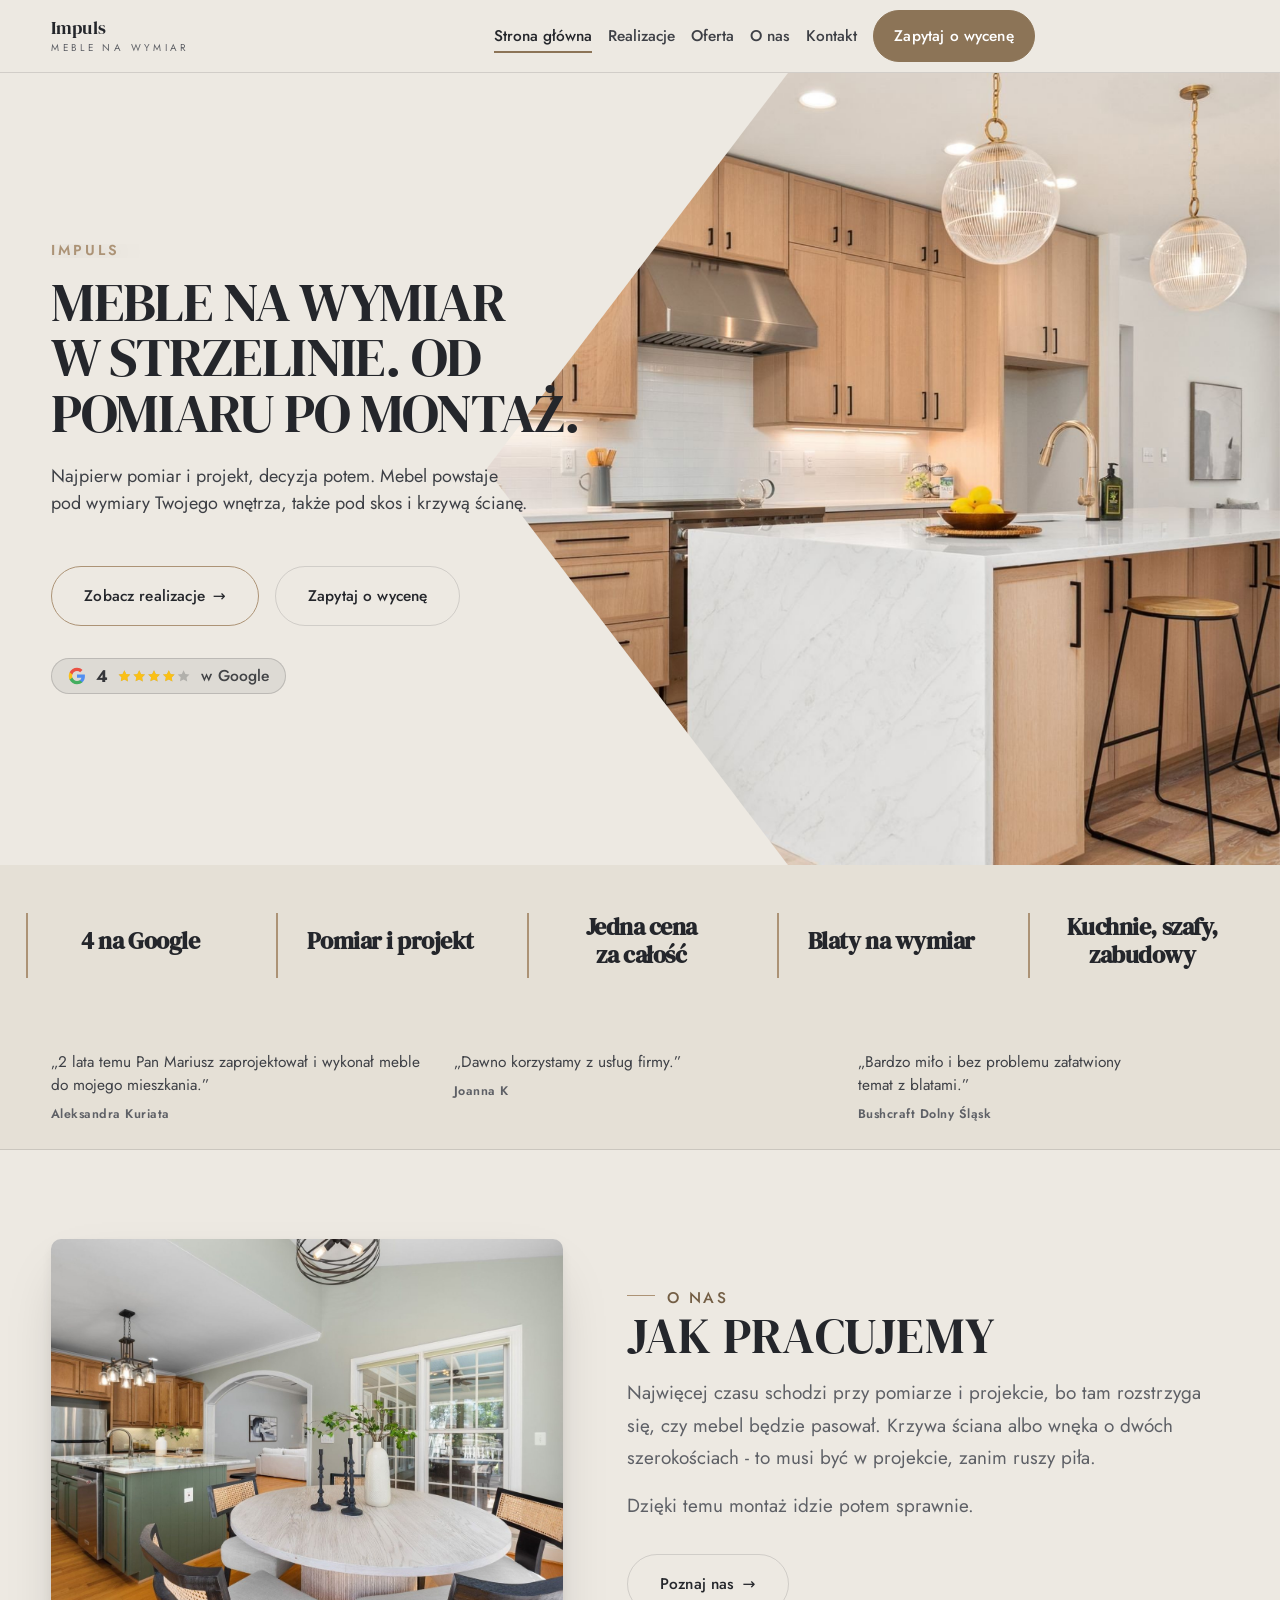
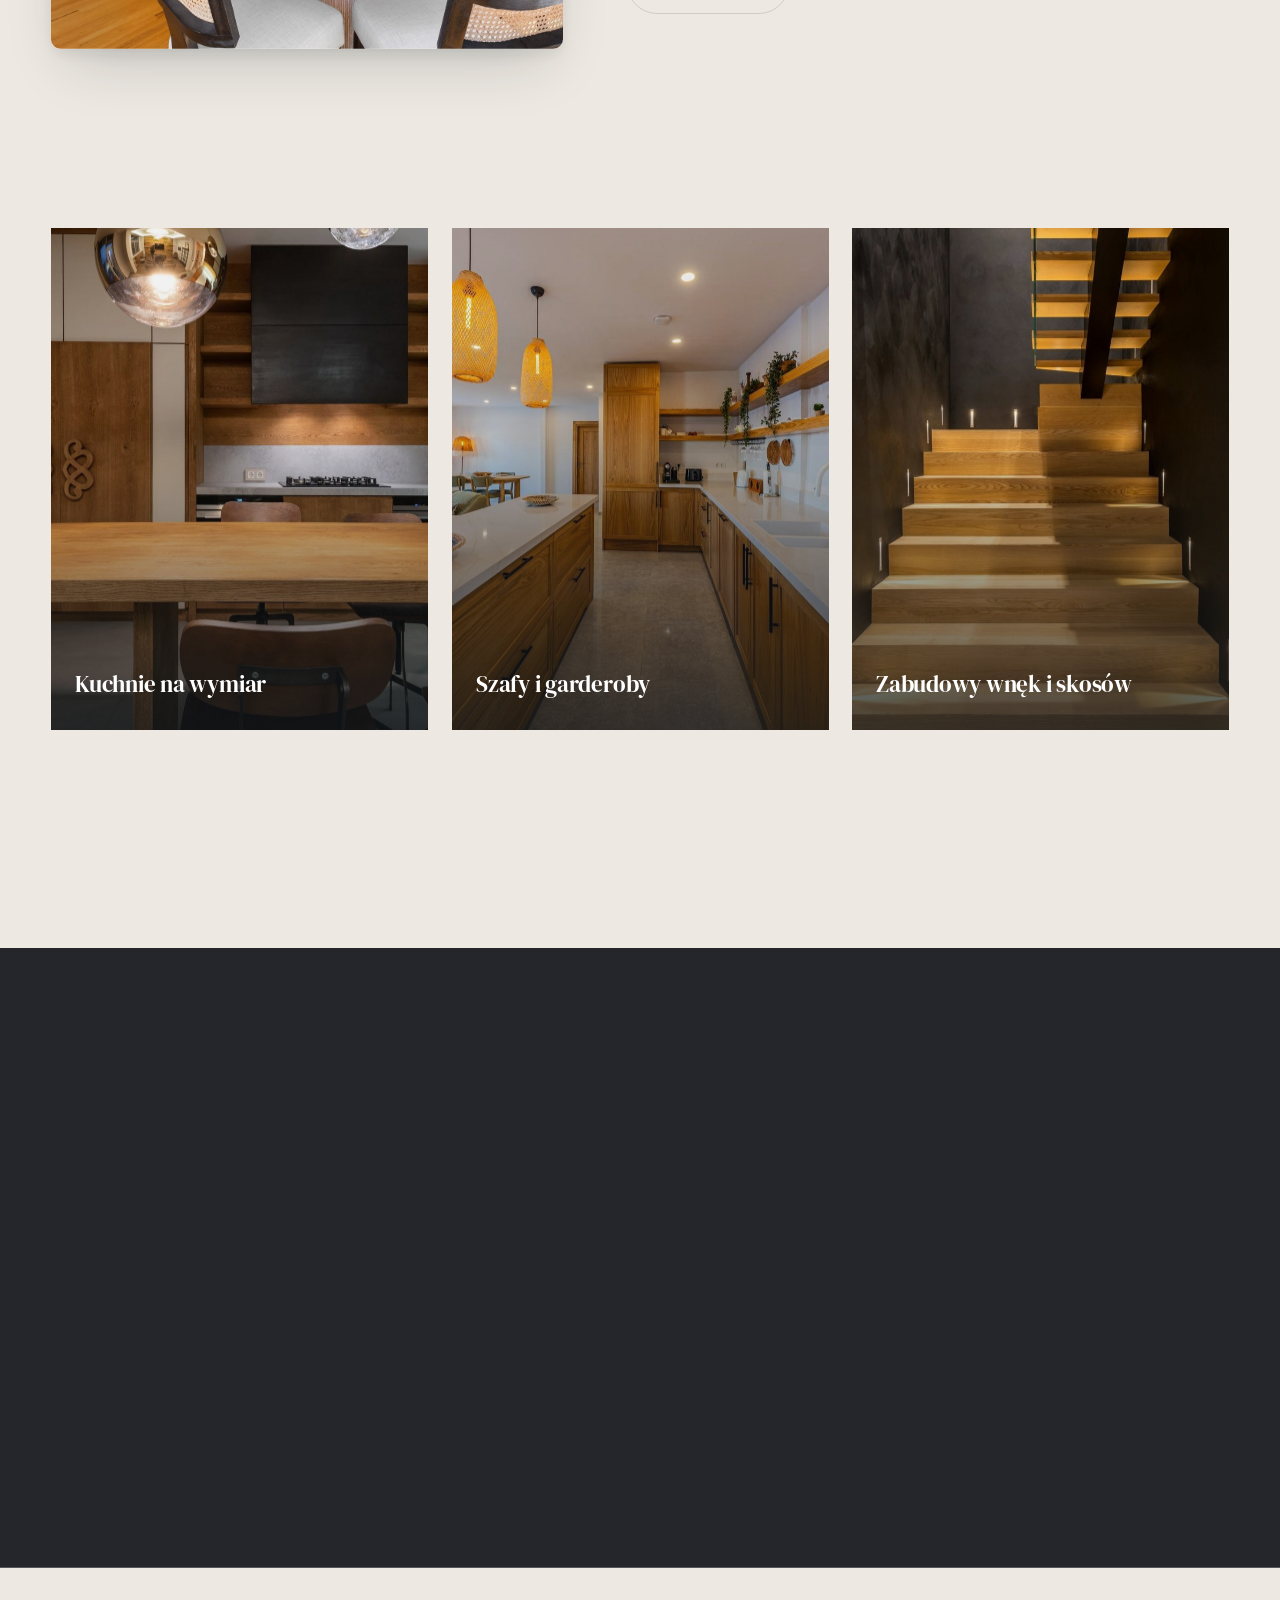
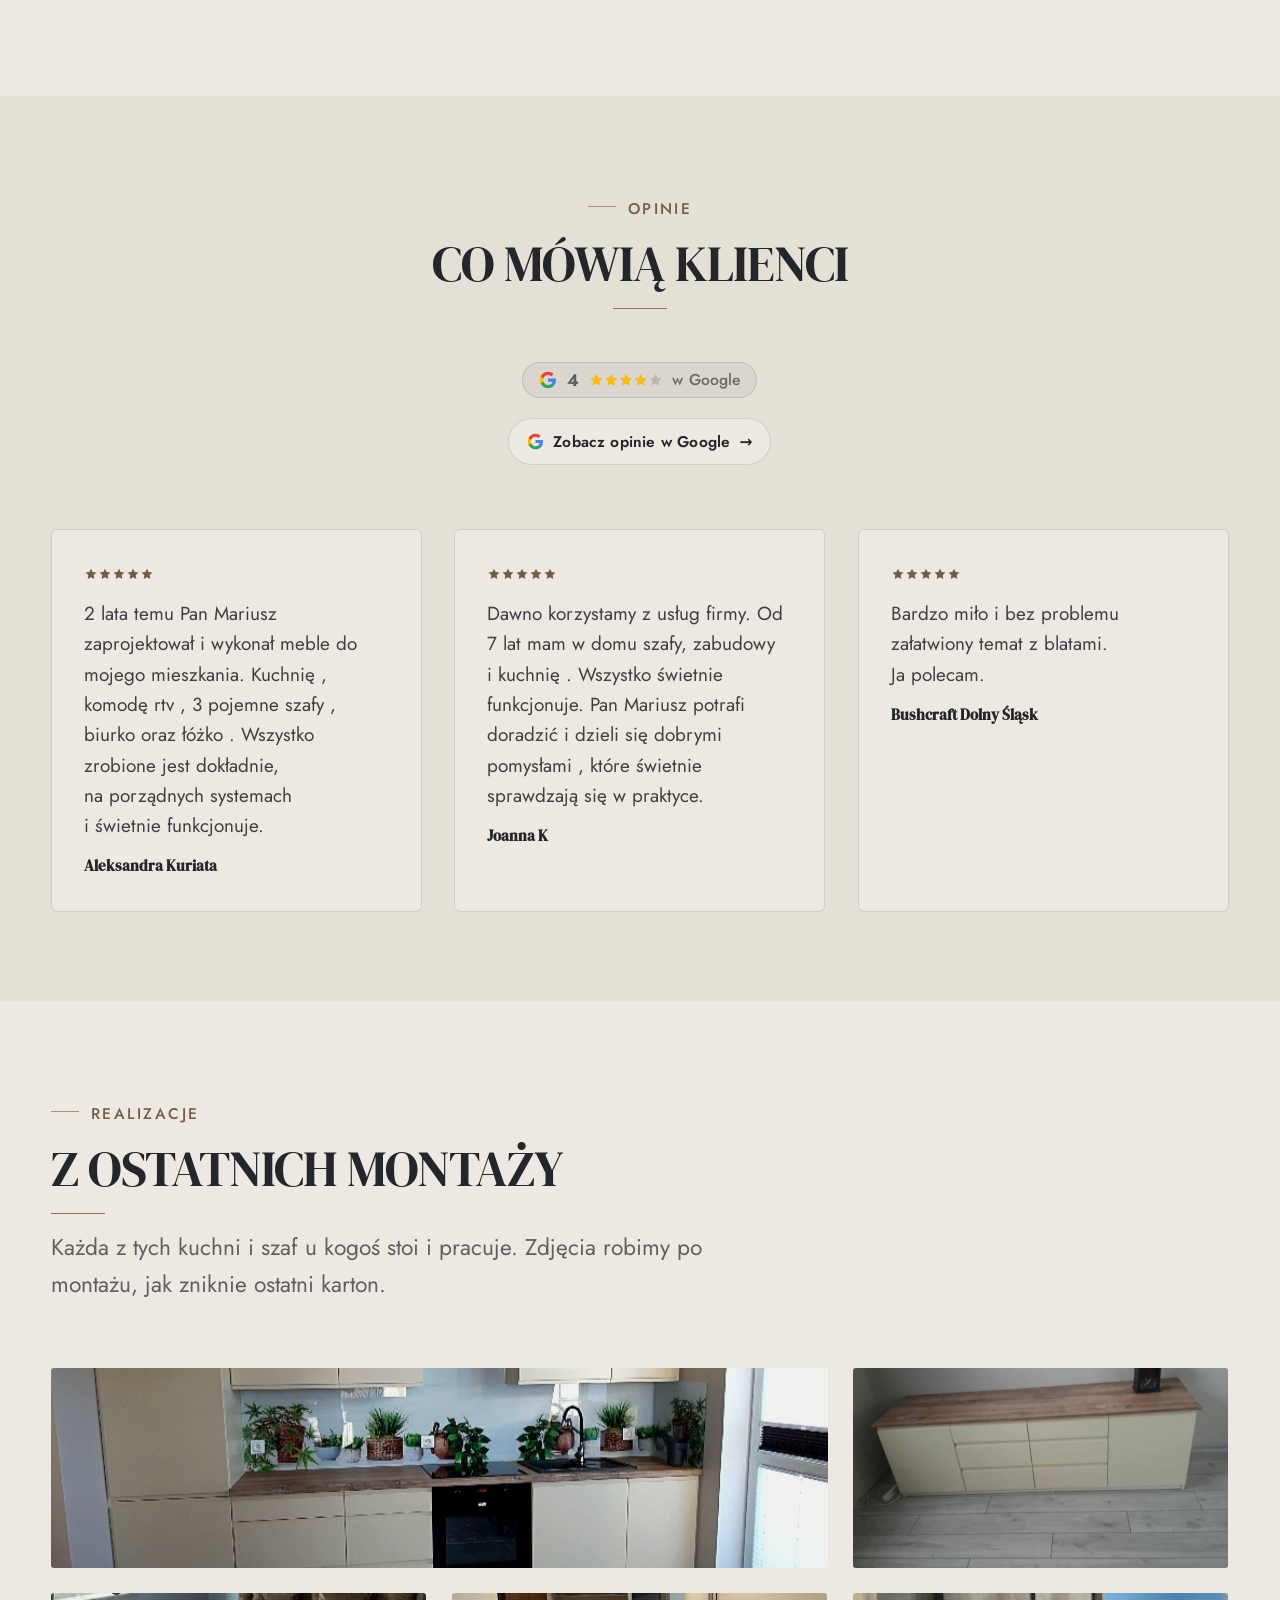
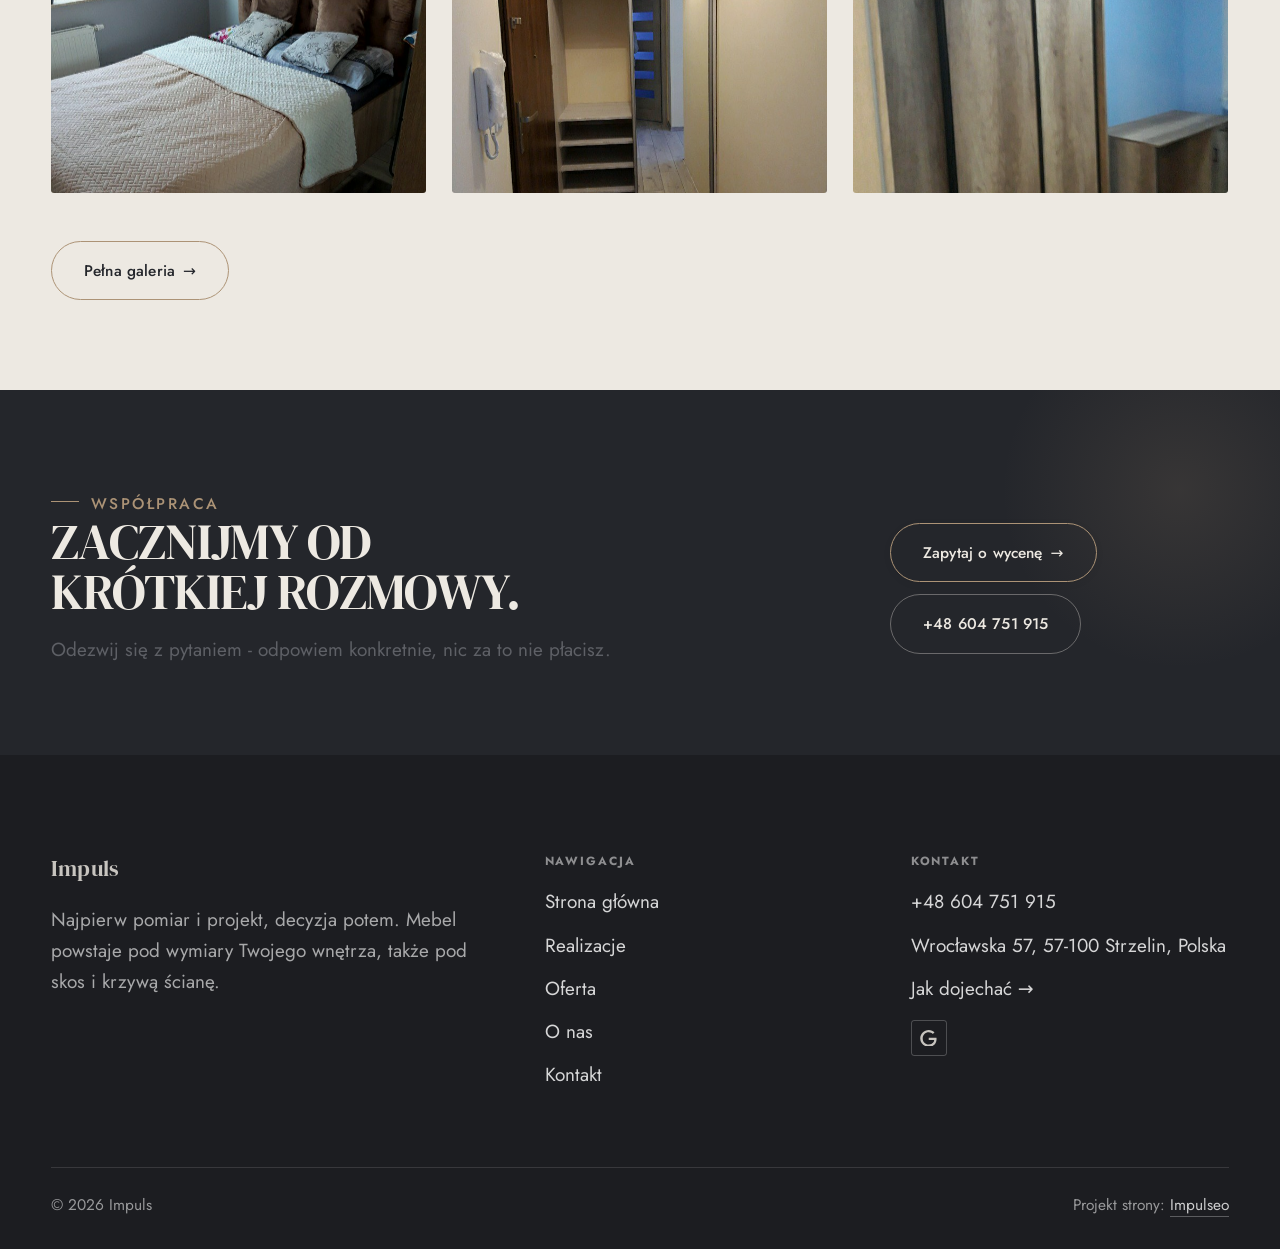
<file: index.html>
<!DOCTYPE html>
<html lang="pl">
<head>
<meta charset="UTF-8">
<meta name="viewport" content="width=device-width, initial-scale=1.0">
<title>Impuls - meble na wymiar, kuchnie i szafy</title>
<meta name="description" content="Meble na wymiar w Strzelinie: kuchnie, szafy i zabudowy pod Twoje wnętrze. Pomiar i projekt na miejscu, jedna cena, montaż. Zadzwoń: +48 604 751 915.">
<link rel="canonical" href="https://impulseo-pl.github.io/impuls/">
<meta name="robots" content="noindex, nofollow">
<meta property="og:type" content="website">
<meta property="og:locale" content="pl_PL">
<meta property="og:site_name" content="Impuls">
<meta property="og:title" content="Impuls - meble na wymiar, kuchnie i szafy">
<meta property="og:description" content="Meble na wymiar w Strzelinie: kuchnie, szafy i zabudowy pod Twoje wnętrze. Pomiar i projekt na miejscu, jedna cena, montaż. Zadzwoń: +48 604 751 915.">
<meta property="og:url" content="https://impulseo-pl.github.io/impuls/">
<meta property="og:image" content="https://impulseo-pl.github.io/impuls/img/og.jpg">
<meta property="og:image:width" content="1200">
<meta property="og:image:height" content="630">
<meta name="twitter:card" content="summary_large_image">
<script type="application/ld+json">{"@context": "https://schema.org", "@type": "HomeAndConstructionBusiness", "name": "Impuls", "url": "https://impulseo-pl.github.io/impuls/", "telephone": "+48604751915", "image": "https://impulseo-pl.github.io/impuls/img/og.jpg", "areaServed": "Strzelin", "sameAs": ["https://maps.google.com/?cid=12779707116014187311&g_mp=Cidnb29nbGUubWFwcy5wbGFjZXMudjEuUGxhY2VzLlNlYXJjaFRleHQQAhgEIAA"]}</script>
<link rel="preconnect" href="https://fonts.googleapis.com">
<link rel="preconnect" href="https://fonts.gstatic.com" crossorigin>
<link href="https://fonts.googleapis.com/css2?family=DM+Serif+Display&family=Jost:wght@400;500;600&display=swap" rel="stylesheet">
<link rel="stylesheet" href="assets/styles.css?v=93b80f6c">
</head>
<body>

<header class="nav">
  <div class="wrap nav-inner">
    <a class="brand" href="index.html"><span class="name">Impuls</span><span class="sub">Meble na wymiar</span></a>
    <nav class="nav-links">
      <a href="index.html" class="active" aria-current="page">Strona główna</a>
      <a href="realizacje.html">Realizacje</a>
      <a href="oferta.html">Oferta</a>
      <a href="o-nas.html">O nas</a>
      <a href="kontakt.html">Kontakt</a>
      <a href="kontakt.html" class="btn btn-accent">Zapytaj o wycenę</a>
    </nav>
    <button class="nav-toggle" aria-label="Menu"><span></span><span></span><span></span></button>
  </div>
</header>

<main>
<section class="hero-cine">
  <img src="img/hero.jpg" fetchpriority="high" data-rotate="img/g14.jpg|img/g13.jpg" alt="Impuls - Meble na wymiar w Strzelinie. Od pomiaru po montaż. " width="1880" height="1253">
  <div class="wrap">
    <div class="hero-copy">
      <div class="brandmark bm-l"><span class="bm-line"><span>Impuls</span></span></div>
      <h1>Meble na wymiar w Strzelinie. Od pomiaru po montaż. </h1>
      <p class="lead">Najpierw pomiar i projekt, decyzja potem. Mebel powstaje pod wymiary Twojego wnętrza, także pod skos i krzywą ścianę.</p>
      <div class="hero-actions">
        <a href="realizacje.html" class="btn btn-accent">Zobacz realizacje <span class="arr">→</span></a>
        <a href="kontakt.html" class="btn btn-ghost">Zapytaj o wycenę</a>
      </div>
      <div style="margin-top:var(--space-6);color:#24262B;font-weight:600;letter-spacing:.02em;opacity:.92"><span class="g-badge"><svg class="gb-ico" viewBox="0 0 24 24" width="18" height="18" aria-hidden="true"><path fill="#4285F4" d="M22.56 12.25c0-.78-.07-1.53-.2-2.25H12v4.26h5.92c-.26 1.37-1.04 2.53-2.21 3.31v2.77h3.57c2.08-1.92 3.28-4.74 3.28-8.09z"/><path fill="#34A853" d="M12 23c2.97 0 5.46-.98 7.28-2.66l-3.57-2.77c-.98.66-2.23 1.06-3.71 1.06-2.86 0-5.29-1.93-6.16-4.53H2.18v2.84C3.99 20.53 7.7 23 12 23z"/><path fill="#FBBC05" d="M5.84 14.09c-.22-.66-.35-1.36-.35-2.09s.13-1.43.35-2.09V7.07H2.18C1.43 8.55 1 10.22 1 12s.43 3.45 1.18 4.93l2.85-2.22.81-.62z"/><path fill="#EA4335" d="M12 5.38c1.62 0 3.06.56 4.21 1.64l3.15-3.15C17.45 2.09 14.97 1 12 1 7.7 1 3.99 3.47 2.18 7.07l3.66 2.84c.87-2.6 3.3-4.53 6.16-4.53z"/></svg><b class="gb-ocena">4</b><svg class="gb-stars" viewBox="0 0 90 18" width="74" height="14.8" aria-hidden="true"><g fill="currentColor" opacity=".26"><path transform="translate(0,0)" d="M9 1.6l2.2 4.46 4.92.72-3.56 3.47.84 4.9L9 12.74l-4.4 2.31.84-4.9L1.88 6.68l4.92-.72L9 1.6Z"/><path transform="translate(18,0)" d="M9 1.6l2.2 4.46 4.92.72-3.56 3.47.84 4.9L9 12.74l-4.4 2.31.84-4.9L1.88 6.68l4.92-.72L9 1.6Z"/><path transform="translate(36,0)" d="M9 1.6l2.2 4.46 4.92.72-3.56 3.47.84 4.9L9 12.74l-4.4 2.31.84-4.9L1.88 6.68l4.92-.72L9 1.6Z"/><path transform="translate(54,0)" d="M9 1.6l2.2 4.46 4.92.72-3.56 3.47.84 4.9L9 12.74l-4.4 2.31.84-4.9L1.88 6.68l4.92-.72L9 1.6Z"/><path transform="translate(72,0)" d="M9 1.6l2.2 4.46 4.92.72-3.56 3.47.84 4.9L9 12.74l-4.4 2.31.84-4.9L1.88 6.68l4.92-.72L9 1.6Z"/></g><clipPath id="gs800"><rect x="0" y="0" width="72.0" height="18"/></clipPath><g fill="#FBBC04" clip-path="url(#gs800)"><path transform="translate(0,0)" d="M9 1.6l2.2 4.46 4.92.72-3.56 3.47.84 4.9L9 12.74l-4.4 2.31.84-4.9L1.88 6.68l4.92-.72L9 1.6Z"/><path transform="translate(18,0)" d="M9 1.6l2.2 4.46 4.92.72-3.56 3.47.84 4.9L9 12.74l-4.4 2.31.84-4.9L1.88 6.68l4.92-.72L9 1.6Z"/><path transform="translate(36,0)" d="M9 1.6l2.2 4.46 4.92.72-3.56 3.47.84 4.9L9 12.74l-4.4 2.31.84-4.9L1.88 6.68l4.92-.72L9 1.6Z"/><path transform="translate(54,0)" d="M9 1.6l2.2 4.46 4.92.72-3.56 3.47.84 4.9L9 12.74l-4.4 2.31.84-4.9L1.88 6.68l4.92-.72L9 1.6Z"/><path transform="translate(72,0)" d="M9 1.6l2.2 4.46 4.92.72-3.56 3.47.84 4.9L9 12.74l-4.4 2.31.84-4.9L1.88 6.68l4.92-.72L9 1.6Z"/></g></svg><span class="gb-txt">w Google</span></span></div>
    </div>
  </div>
</section>
<section class="strip n-5" style="padding-block:0">
  <div class="wrap">
    <div class="item reveal"><div class="k">4 na Google</div><div class="v"></div></div>
    <div class="item reveal"><div class="k">Pomiar i projekt</div><div class="v"></div></div>
    <div class="item reveal"><div class="k">Jedna cena za całość</div><div class="v"></div></div>
    <div class="item reveal"><div class="k">Blaty na wymiar</div><div class="v"></div></div>
    <div class="item reveal"><div class="k">Kuchnie, szafy, zabudowy</div><div class="v"></div></div>
  </div>
</section>
<section class="opinie-mini" aria-label="Opinie klientów">
  <div class="wrap">
    <div class="om-row">
      <div class="om-item reveal"><blockquote>„2 lata temu Pan Mariusz zaprojektował i wykonał meble do mojego mieszkania.”</blockquote><span class="om-autor">Aleksandra Kuriata</span></div>
      <div class="om-item reveal"><blockquote>„Dawno korzystamy z usług firmy.”</blockquote><span class="om-autor">Joanna K</span></div>
      <div class="om-item reveal"><blockquote>„Bardzo miło i bez problemu załatwiony temat z blatami.”</blockquote><span class="om-autor">Bushcraft Dolny Śląsk</span></div>
    </div>
  </div>
</section>
<section>
  <div class="wrap split">
    <div class="split-art reveal"><img src="img/g6.jpg" alt="Impuls - realizacja" loading="lazy" width="1600" height="1066" decoding="async"></div>
    <div class="split-copy reveal">
      <span class="eyebrow">O nas</span>
      <h2>Jak pracujemy</h2>
      <p class="muted">Najwięcej czasu schodzi przy pomiarze i projekcie, bo tam rozstrzyga się, czy mebel będzie pasował. Krzywa ściana albo wnęka o dwóch szerokościach - to musi być w projekcie, zanim ruszy piła.</p>
      <p class="muted">Dzięki temu montaż idzie potem sprawnie.</p>
      <a href="o-nas.html" class="btn btn-ghost">Poznaj nas <span class="arr">→</span></a>
    </div>
  </div>
</section>
<section class="gateways-band">
  <div class="wrap">
    <div class="gateways">
      <a href="oferta.html" class="gateway reveal"><img src="img/g7.jpg" alt="Kuchnie na wymiar" loading="lazy" width="1600" height="1068" decoding="async"><span class="g-ttl">Kuchnie na wymiar</span></a>
      <a href="oferta.html" class="gateway reveal"><img src="img/g8.jpg" alt="Szafy i garderoby" loading="lazy" width="1600" height="1066" decoding="async"><span class="g-ttl">Szafy i garderoby</span></a>
      <a href="oferta.html" class="gateway reveal"><img src="img/g9.jpg" alt="Zabudowy wnęk i skosów" loading="lazy" width="1600" height="1068" decoding="async"><span class="g-ttl">Zabudowy wnęk i skosów</span></a>
    </div>
  </div>
</section>
<section class="stopklatka" aria-hidden="true">
  <div class="stk-bg" style="background-image:url(img/g10.jpg)"></div>
</section>
<section class="opinie">
  <div class="wrap">
    <div class="head center reveal">
      <span class="eyebrow">Opinie</span>
      <h2>Co mówią klienci</h2>
    </div>
    <p class="op-meta reveal"><span class="g-badge"><svg class="gb-ico" viewBox="0 0 24 24" width="18" height="18" aria-hidden="true"><path fill="#4285F4" d="M22.56 12.25c0-.78-.07-1.53-.2-2.25H12v4.26h5.92c-.26 1.37-1.04 2.53-2.21 3.31v2.77h3.57c2.08-1.92 3.28-4.74 3.28-8.09z"/><path fill="#34A853" d="M12 23c2.97 0 5.46-.98 7.28-2.66l-3.57-2.77c-.98.66-2.23 1.06-3.71 1.06-2.86 0-5.29-1.93-6.16-4.53H2.18v2.84C3.99 20.53 7.7 23 12 23z"/><path fill="#FBBC05" d="M5.84 14.09c-.22-.66-.35-1.36-.35-2.09s.13-1.43.35-2.09V7.07H2.18C1.43 8.55 1 10.22 1 12s.43 3.45 1.18 4.93l2.85-2.22.81-.62z"/><path fill="#EA4335" d="M12 5.38c1.62 0 3.06.56 4.21 1.64l3.15-3.15C17.45 2.09 14.97 1 12 1 7.7 1 3.99 3.47 2.18 7.07l3.66 2.84c.87-2.6 3.3-4.53 6.16-4.53z"/></svg><b class="gb-ocena">4</b><svg class="gb-stars" viewBox="0 0 90 18" width="74" height="14.8" aria-hidden="true"><g fill="currentColor" opacity=".26"><path transform="translate(0,0)" d="M9 1.6l2.2 4.46 4.92.72-3.56 3.47.84 4.9L9 12.74l-4.4 2.31.84-4.9L1.88 6.68l4.92-.72L9 1.6Z"/><path transform="translate(18,0)" d="M9 1.6l2.2 4.46 4.92.72-3.56 3.47.84 4.9L9 12.74l-4.4 2.31.84-4.9L1.88 6.68l4.92-.72L9 1.6Z"/><path transform="translate(36,0)" d="M9 1.6l2.2 4.46 4.92.72-3.56 3.47.84 4.9L9 12.74l-4.4 2.31.84-4.9L1.88 6.68l4.92-.72L9 1.6Z"/><path transform="translate(54,0)" d="M9 1.6l2.2 4.46 4.92.72-3.56 3.47.84 4.9L9 12.74l-4.4 2.31.84-4.9L1.88 6.68l4.92-.72L9 1.6Z"/><path transform="translate(72,0)" d="M9 1.6l2.2 4.46 4.92.72-3.56 3.47.84 4.9L9 12.74l-4.4 2.31.84-4.9L1.88 6.68l4.92-.72L9 1.6Z"/></g><clipPath id="gs800"><rect x="0" y="0" width="72.0" height="18"/></clipPath><g fill="#FBBC04" clip-path="url(#gs800)"><path transform="translate(0,0)" d="M9 1.6l2.2 4.46 4.92.72-3.56 3.47.84 4.9L9 12.74l-4.4 2.31.84-4.9L1.88 6.68l4.92-.72L9 1.6Z"/><path transform="translate(18,0)" d="M9 1.6l2.2 4.46 4.92.72-3.56 3.47.84 4.9L9 12.74l-4.4 2.31.84-4.9L1.88 6.68l4.92-.72L9 1.6Z"/><path transform="translate(36,0)" d="M9 1.6l2.2 4.46 4.92.72-3.56 3.47.84 4.9L9 12.74l-4.4 2.31.84-4.9L1.88 6.68l4.92-.72L9 1.6Z"/><path transform="translate(54,0)" d="M9 1.6l2.2 4.46 4.92.72-3.56 3.47.84 4.9L9 12.74l-4.4 2.31.84-4.9L1.88 6.68l4.92-.72L9 1.6Z"/><path transform="translate(72,0)" d="M9 1.6l2.2 4.46 4.92.72-3.56 3.47.84 4.9L9 12.74l-4.4 2.31.84-4.9L1.88 6.68l4.92-.72L9 1.6Z"/></g></svg><span class="gb-txt">w Google</span></span></p>
    <p class="op-meta reveal"><a class="op-google" href="https://maps.google.com/?cid=12779707116014187311&amp;g_mp=Cidnb29nbGUubWFwcy5wbGFjZXMudjEuUGxhY2VzLlNlYXJjaFRleHQQAhgEIAA" target="_blank" rel="noopener"><svg class="op-g-ico" viewBox="0 0 24 24" width="17" height="17" aria-hidden="true"><path fill="#4285F4" d="M22.56 12.25c0-.78-.07-1.53-.2-2.25H12v4.26h5.92c-.26 1.37-1.04 2.53-2.21 3.31v2.77h3.57c2.08-1.92 3.28-4.74 3.28-8.09z"/><path fill="#34A853" d="M12 23c2.97 0 5.46-.98 7.28-2.66l-3.57-2.77c-.98.66-2.23 1.06-3.71 1.06-2.86 0-5.29-1.93-6.16-4.53H2.18v2.84C3.99 20.53 7.7 23 12 23z"/><path fill="#FBBC05" d="M5.84 14.09c-.22-.66-.35-1.36-.35-2.09s.13-1.43.35-2.09V7.07H2.18C1.43 8.55 1 10.22 1 12s.43 3.45 1.18 4.93l2.85-2.22.81-.62z"/><path fill="#EA4335" d="M12 5.38c1.62 0 3.06.56 4.21 1.64l3.15-3.15C17.45 2.09 14.97 1 12 1 7.7 1 3.99 3.47 2.18 7.07l3.66 2.84c.87-2.6 3.3-4.53 6.16-4.53z"/></svg><span>Zobacz opinie w Google</span><span class="arr">→</span></a></p>
    <div class="opinie-grid">
      <figure class="op-card reveal"><span class="op-star"><svg class="ico-star" width="14" height="14" viewBox="0 0 24 24" style="vertical-align:-2px" aria-hidden="true"><path d="M12 2.8l2.85 5.8 6.4.93-4.63 4.5 1.1 6.37L12 17.4l-5.72 3 1.1-6.37-4.63-4.5 6.4-.93L12 2.8Z" fill="currentColor"/></svg><svg class="ico-star" width="14" height="14" viewBox="0 0 24 24" style="vertical-align:-2px" aria-hidden="true"><path d="M12 2.8l2.85 5.8 6.4.93-4.63 4.5 1.1 6.37L12 17.4l-5.72 3 1.1-6.37-4.63-4.5 6.4-.93L12 2.8Z" fill="currentColor"/></svg><svg class="ico-star" width="14" height="14" viewBox="0 0 24 24" style="vertical-align:-2px" aria-hidden="true"><path d="M12 2.8l2.85 5.8 6.4.93-4.63 4.5 1.1 6.37L12 17.4l-5.72 3 1.1-6.37-4.63-4.5 6.4-.93L12 2.8Z" fill="currentColor"/></svg><svg class="ico-star" width="14" height="14" viewBox="0 0 24 24" style="vertical-align:-2px" aria-hidden="true"><path d="M12 2.8l2.85 5.8 6.4.93-4.63 4.5 1.1 6.37L12 17.4l-5.72 3 1.1-6.37-4.63-4.5 6.4-.93L12 2.8Z" fill="currentColor"/></svg><svg class="ico-star" width="14" height="14" viewBox="0 0 24 24" style="vertical-align:-2px" aria-hidden="true"><path d="M12 2.8l2.85 5.8 6.4.93-4.63 4.5 1.1 6.37L12 17.4l-5.72 3 1.1-6.37-4.63-4.5 6.4-.93L12 2.8Z" fill="currentColor"/></svg></span><blockquote>2 lata temu Pan Mariusz zaprojektował i wykonał meble do mojego mieszkania. Kuchnię , komodę rtv , 3 pojemne szafy , biurko oraz łóżko . Wszystko zrobione jest dokładnie, na porządnych systemach i świetnie funkcjonuje.</blockquote><span class="op-autor">Aleksandra Kuriata</span></figure>
      <figure class="op-card reveal"><span class="op-star"><svg class="ico-star" width="14" height="14" viewBox="0 0 24 24" style="vertical-align:-2px" aria-hidden="true"><path d="M12 2.8l2.85 5.8 6.4.93-4.63 4.5 1.1 6.37L12 17.4l-5.72 3 1.1-6.37-4.63-4.5 6.4-.93L12 2.8Z" fill="currentColor"/></svg><svg class="ico-star" width="14" height="14" viewBox="0 0 24 24" style="vertical-align:-2px" aria-hidden="true"><path d="M12 2.8l2.85 5.8 6.4.93-4.63 4.5 1.1 6.37L12 17.4l-5.72 3 1.1-6.37-4.63-4.5 6.4-.93L12 2.8Z" fill="currentColor"/></svg><svg class="ico-star" width="14" height="14" viewBox="0 0 24 24" style="vertical-align:-2px" aria-hidden="true"><path d="M12 2.8l2.85 5.8 6.4.93-4.63 4.5 1.1 6.37L12 17.4l-5.72 3 1.1-6.37-4.63-4.5 6.4-.93L12 2.8Z" fill="currentColor"/></svg><svg class="ico-star" width="14" height="14" viewBox="0 0 24 24" style="vertical-align:-2px" aria-hidden="true"><path d="M12 2.8l2.85 5.8 6.4.93-4.63 4.5 1.1 6.37L12 17.4l-5.72 3 1.1-6.37-4.63-4.5 6.4-.93L12 2.8Z" fill="currentColor"/></svg><svg class="ico-star" width="14" height="14" viewBox="0 0 24 24" style="vertical-align:-2px" aria-hidden="true"><path d="M12 2.8l2.85 5.8 6.4.93-4.63 4.5 1.1 6.37L12 17.4l-5.72 3 1.1-6.37-4.63-4.5 6.4-.93L12 2.8Z" fill="currentColor"/></svg></span><blockquote>Dawno korzystamy z usług firmy. Od 7 lat mam w domu szafy, zabudowy i kuchnię . Wszystko świetnie funkcjonuje. Pan Mariusz potrafi doradzić i dzieli się dobrymi pomysłami , które świetnie sprawdzają się w praktyce.</blockquote><span class="op-autor">Joanna K</span></figure>
      <figure class="op-card reveal"><span class="op-star"><svg class="ico-star" width="14" height="14" viewBox="0 0 24 24" style="vertical-align:-2px" aria-hidden="true"><path d="M12 2.8l2.85 5.8 6.4.93-4.63 4.5 1.1 6.37L12 17.4l-5.72 3 1.1-6.37-4.63-4.5 6.4-.93L12 2.8Z" fill="currentColor"/></svg><svg class="ico-star" width="14" height="14" viewBox="0 0 24 24" style="vertical-align:-2px" aria-hidden="true"><path d="M12 2.8l2.85 5.8 6.4.93-4.63 4.5 1.1 6.37L12 17.4l-5.72 3 1.1-6.37-4.63-4.5 6.4-.93L12 2.8Z" fill="currentColor"/></svg><svg class="ico-star" width="14" height="14" viewBox="0 0 24 24" style="vertical-align:-2px" aria-hidden="true"><path d="M12 2.8l2.85 5.8 6.4.93-4.63 4.5 1.1 6.37L12 17.4l-5.72 3 1.1-6.37-4.63-4.5 6.4-.93L12 2.8Z" fill="currentColor"/></svg><svg class="ico-star" width="14" height="14" viewBox="0 0 24 24" style="vertical-align:-2px" aria-hidden="true"><path d="M12 2.8l2.85 5.8 6.4.93-4.63 4.5 1.1 6.37L12 17.4l-5.72 3 1.1-6.37-4.63-4.5 6.4-.93L12 2.8Z" fill="currentColor"/></svg><svg class="ico-star" width="14" height="14" viewBox="0 0 24 24" style="vertical-align:-2px" aria-hidden="true"><path d="M12 2.8l2.85 5.8 6.4.93-4.63 4.5 1.1 6.37L12 17.4l-5.72 3 1.1-6.37-4.63-4.5 6.4-.93L12 2.8Z" fill="currentColor"/></svg></span><blockquote>Bardzo miło i bez problemu załatwiony temat z blatami. Ja polecam.</blockquote><span class="op-autor">Bushcraft Dolny Śląsk</span></figure>
    </div>
  </div>
</section>
<section>
  <div class="wrap">
    <div class="head reveal">
      <span class="eyebrow">Realizacje</span>
      <h2>Z ostatnich montaży</h2>
      <p>Każda z tych kuchni i szaf u kogoś stoi i pracuje. Zdjęcia robimy po montażu, jak zniknie ostatni karton.</p>
    </div>
    <div class="gallery">
      <div class="tile t-two3 reveal"><img src="img/g1.jpg" alt="Impuls" loading="lazy" width="720" height="541" decoding="async"></div>
      <div class="tile t-third reveal"><img src="img/g2.jpg" alt="Impuls" loading="lazy" width="682" height="496" decoding="async"></div>
      <div class="tile t-third reveal"><img src="img/g3.jpg" alt="Impuls" loading="lazy" width="710" height="975" decoding="async"></div>
      <div class="tile t-third reveal"><img src="img/g4.jpg" alt="Impuls" loading="lazy" width="704" height="956" decoding="async"></div>
      <div class="tile t-third reveal"><img src="img/g5.jpg" alt="Impuls" loading="lazy" width="695" height="941" decoding="async"></div>
    </div>
    <div style="margin-top:var(--space-7)" class="reveal"><a href="realizacje.html" class="btn btn-accent">Pełna galeria <span class="arr">→</span></a></div>
  </div>
</section>
<section class="cta">
  <div class="wrap">
    <div class="reveal">
      <span class="eyebrow">Współpraca</span>
      <h2>Zacznijmy od krótkiej rozmowy.</h2>
      <p>Odezwij się z pytaniem - odpowiem konkretnie, nic za to nie płacisz.</p>
    </div>
    <div class="cta-actions reveal">
      <a href="kontakt.html" class="btn btn-light">Zapytaj o wycenę <span class="arr">→</span></a>
      <a href="tel:+48604751915" class="btn btn-ghost btn-ghost-cta">+48 604 751 915</a>
    </div>
  </div>
</section>
</main>

<footer>
  <div class="wrap">
    <div class="foot-grid">
      <div class="foot-brand">
        <div class="name">Impuls</div>
        <p>Najpierw pomiar i projekt, decyzja potem. Mebel powstaje pod wymiary Twojego wnętrza, także pod skos i krzywą ścianę.</p>
      </div>
      <div class="foot-col">
        <h4>Nawigacja</h4>
        <a href="index.html">Strona główna</a>
        <a href="realizacje.html">Realizacje</a>
        <a href="oferta.html">Oferta</a>
        <a href="o-nas.html">O nas</a>
        <a href="kontakt.html">Kontakt</a>
      </div>
      <div class="foot-col">
        <h4>Kontakt</h4>
        <a href="tel:+48604751915">+48 604 751 915</a>
        <p>Wrocławska 57, 57-100 Strzelin, Polska</p>
        <a href="https://maps.google.com/?cid=12779707116014187311&g_mp=Cidnb29nbGUubWFwcy5wbGFjZXMudjEuUGxhY2VzLlNlYXJjaFRleHQQAhgEIAA" target="_blank" rel="noopener">Jak dojechać →</a>
      <div class="foot-soc">
        <a class="soc" href="https://maps.google.com/?cid=12779707116014187311&g_mp=Cidnb29nbGUubWFwcy5wbGFjZXMudjEuUGxhY2VzLlNlYXJjaFRleHQQAhgEIAA" target="_blank" rel="noopener" aria-label="Google - Impuls"><svg viewBox="0 0 24 24" aria-hidden="true" focusable="false"><path d="M12.48 10.92v3.28h7.84c-.24 1.84-.853 3.187-1.787 4.133-1.147 1.147-2.933 2.4-6.053 2.4-4.827 0-8.6-3.893-8.6-8.72s3.773-8.72 8.6-8.72c2.6 0 4.507 1.027 5.907 2.347l2.307-2.307C18.747 1.44 16.133 0 12.48 0 5.867 0 .307 5.387.307 12s5.56 12 12.173 12c3.573 0 6.267-1.173 8.373-3.36 2.16-2.16 2.84-5.213 2.84-7.667 0-.76-.053-1.467-.173-2.053H12.48z" fill="currentColor"/></svg></a>
      </div>
      </div>
    </div>
    <div class="foot-bot">
      <span>© 2026 Impuls</span>
      <span>Projekt strony: <a class="foot-credit" href="https://impulseo.pl" target="_blank" rel="noopener">Impulseo</a></span>
    </div>
  </div>
</footer>
<div class="sticky-reserve"><a class="sr-book" href="kontakt.html">Zapytaj o wycenę</a><a class="sr-call" href="tel:+48604751915" aria-label="Zadzwoń"><svg class="ico-tel" width="16" height="16" viewBox="0 0 24 24" fill="none" aria-hidden="true"><path d="M6.6 10.8a15.5 15.5 0 0 0 6.6 6.6l2.2-2.2a1 1 0 0 1 1-.24 11.4 11.4 0 0 0 3.6.58 1 1 0 0 1 1 1V20a1 1 0 0 1-1 1A17 17 0 0 1 3 4a1 1 0 0 1 1-1h3.5a1 1 0 0 1 1 1c0 1.25.2 2.46.58 3.6a1 1 0 0 1-.25 1l-2.23 2.2Z" fill="currentColor"/></svg></a></div>
<div class="demo-wazne" data-do="2026-10-29" data-cykl="3" hidden><svg class="dw-ico" width="13" height="13" viewBox="0 0 24 24" fill="none" aria-hidden="true"><circle cx="12" cy="12" r="8.6" stroke="currentColor" stroke-width="1.8"/><path d="M12 7.2V12l3.3 2" stroke="currentColor" stroke-width="1.8" stroke-linecap="round"/></svg><span class="dw-txt"></span></div>

<script src="assets/main.js"></script>
</body>
</html>
</file>
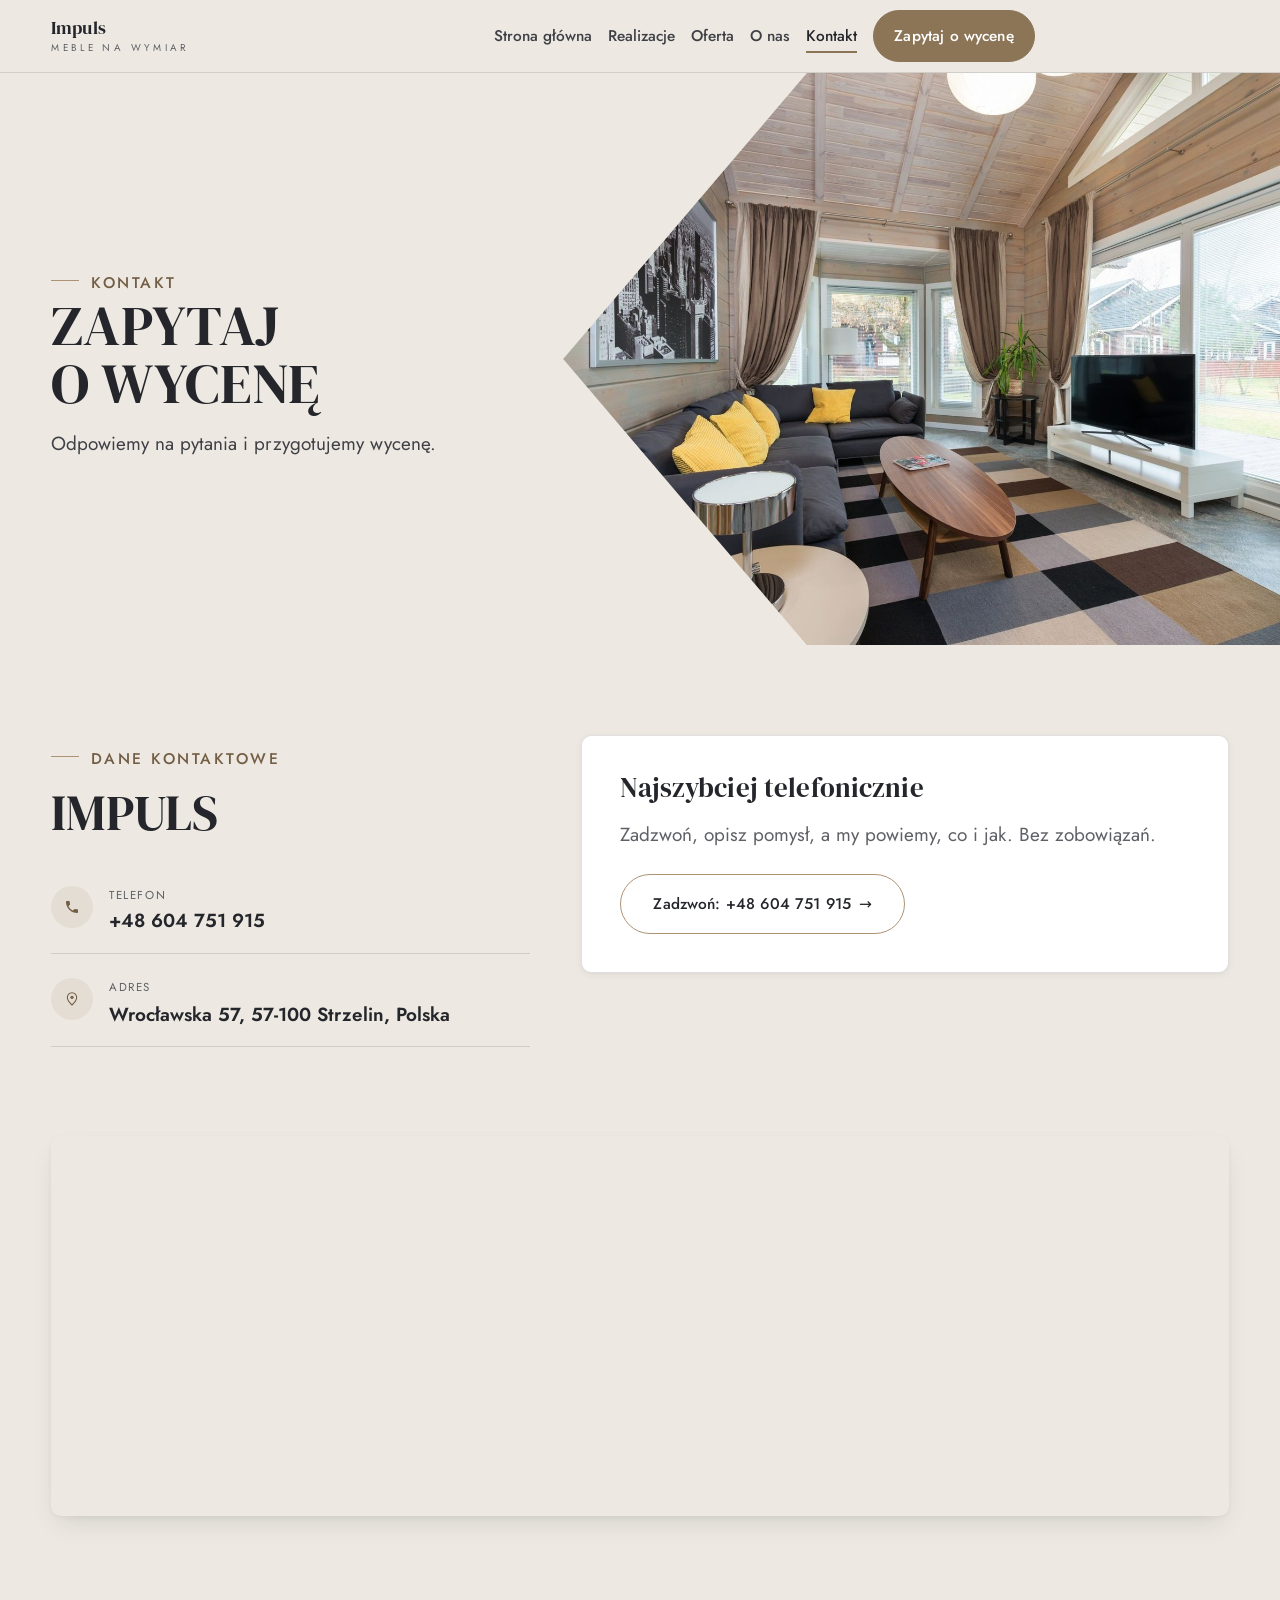
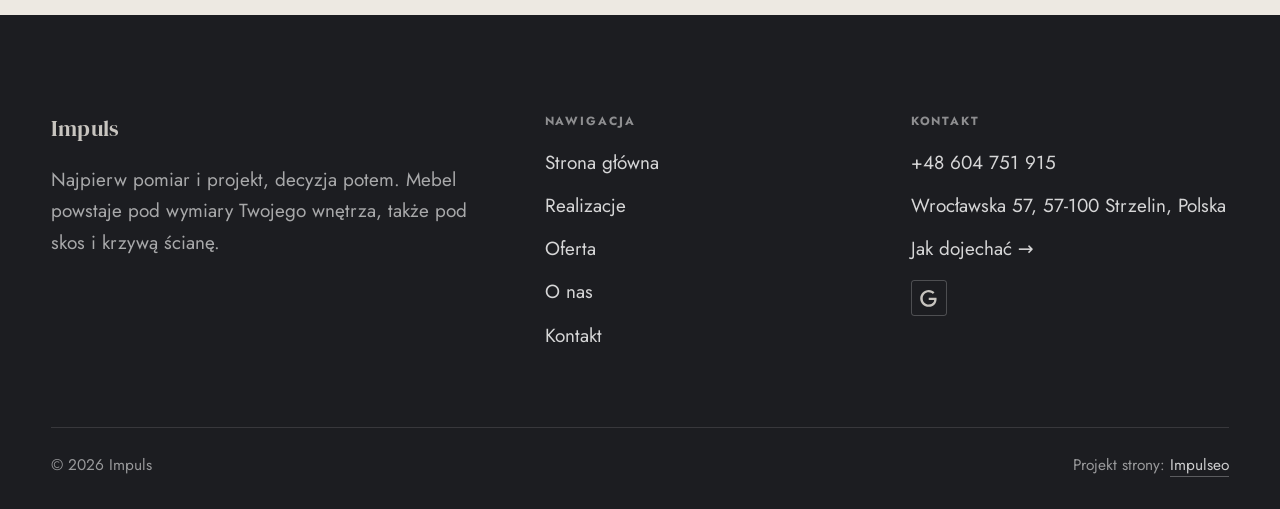
<file: kontakt.html>
<!DOCTYPE html>
<html lang="pl">
<head>
<meta charset="UTF-8">
<meta name="viewport" content="width=device-width, initial-scale=1.0">
<title>Kontakt - Impuls</title>
<meta name="description" content="Kontakt Impuls - Wrocławska 57, 57-100 Strzelin, Polska">
<link rel="canonical" href="https://impulseo-pl.github.io/impuls/kontakt.html">
<meta name="robots" content="noindex, nofollow">
<meta property="og:type" content="website">
<meta property="og:locale" content="pl_PL">
<meta property="og:site_name" content="Impuls">
<meta property="og:title" content="Kontakt - Impuls">
<meta property="og:description" content="Kontakt Impuls - Wrocławska 57, 57-100 Strzelin, Polska">
<meta property="og:url" content="https://impulseo-pl.github.io/impuls/kontakt.html">
<meta property="og:image" content="https://impulseo-pl.github.io/impuls/img/og.jpg">
<meta property="og:image:width" content="1200">
<meta property="og:image:height" content="630">
<meta name="twitter:card" content="summary_large_image">
<link rel="preconnect" href="https://fonts.googleapis.com">
<link rel="preconnect" href="https://fonts.gstatic.com" crossorigin>
<link href="https://fonts.googleapis.com/css2?family=DM+Serif+Display&family=Jost:wght@400;500;600&display=swap" rel="stylesheet">
<link rel="stylesheet" href="assets/styles.css?v=93b80f6c">
</head>
<body>

<header class="nav">
  <div class="wrap nav-inner">
    <a class="brand" href="index.html"><span class="name">Impuls</span><span class="sub">Meble na wymiar</span></a>
    <nav class="nav-links">
      <a href="index.html">Strona główna</a>
      <a href="realizacje.html">Realizacje</a>
      <a href="oferta.html">Oferta</a>
      <a href="o-nas.html">O nas</a>
      <a href="kontakt.html" class="active" aria-current="page">Kontakt</a>
      <a href="kontakt.html" class="btn btn-accent">Zapytaj o wycenę</a>
    </nav>
    <button class="nav-toggle" aria-label="Menu"><span></span><span></span><span></span></button>
  </div>
</header>

<main>
<section class="pagehead">
  <img src="img/g13.jpg" alt="Impuls - Zapytaj o wycenę" width="1600" height="1068" decoding="async">
  <div class="wrap">
    <span class="eyebrow">Kontakt</span>
    <h1>Zapytaj o wycenę</h1>
    <p>Odpowiemy na pytania i przygotujemy wycenę.</p>
  </div>
</section>
<section>
  <div class="wrap contact-grid">
    <div class="reveal">
      <span class="eyebrow">Dane kontaktowe</span>
      <h2 style="margin:var(--space-4) 0 var(--space-6)">Impuls</h2>
      <div class="info-list">
        <div class="info-row"><div class="ic"><svg class="ico-tel" width="16" height="16" viewBox="0 0 24 24" fill="none" aria-hidden="true"><path d="M6.6 10.8a15.5 15.5 0 0 0 6.6 6.6l2.2-2.2a1 1 0 0 1 1-.24 11.4 11.4 0 0 0 3.6.58 1 1 0 0 1 1 1V20a1 1 0 0 1-1 1A17 17 0 0 1 3 4a1 1 0 0 1 1-1h3.5a1 1 0 0 1 1 1c0 1.25.2 2.46.58 3.6a1 1 0 0 1-.25 1l-2.23 2.2Z" fill="currentColor"/></svg></div><div><div class="lbl">Telefon</div><a class="val" href="tel:+48604751915">+48 604 751 915</a></div></div>
        <div class="info-row"><div class="ic"><svg class="ico-pin" width="16" height="16" viewBox="0 0 24 24" fill="none" aria-hidden="true"><path d="M12 21s7-6.1 7-11.5A7 7 0 0 0 5 9.5C5 14.9 12 21 12 21Z" stroke="currentColor" stroke-width="1.6" fill="none"/><circle cx="12" cy="9.5" r="2.4" fill="currentColor"/></svg></div><div><div class="lbl">Adres</div><div class="val">Wrocławska 57, 57-100 Strzelin, Polska</div></div></div>
      </div>
    </div>
    <div class="reveal">
      <div class="form">
        <h3 style="margin-bottom:var(--space-4)">Najszybciej telefonicznie</h3>
        <p class="muted" style="margin-bottom:var(--space-5)">Zadzwoń, opisz pomysł, a my powiemy, co i jak. Bez zobowiązań.</p>
        <a href="tel:+48604751915" class="btn btn-accent" style="justify-content:center">Zadzwoń: +48 604 751 915 <span class="arr">→</span></a>
      </div>
    </div>
  </div>
</section>
<section style="padding-top:0">
  <div class="wrap reveal">
    <iframe class="map" title="Impuls - Strzelin" src="https://maps.google.com/maps?q=50.7915223%2C17.0654662&z=15&output=embed" loading="lazy" referrerpolicy="no-referrer-when-downgrade"></iframe>
  </div>
</section>
</main>

<footer>
  <div class="wrap">
    <div class="foot-grid">
      <div class="foot-brand">
        <div class="name">Impuls</div>
        <p>Najpierw pomiar i projekt, decyzja potem. Mebel powstaje pod wymiary Twojego wnętrza, także pod skos i krzywą ścianę.</p>
      </div>
      <div class="foot-col">
        <h4>Nawigacja</h4>
        <a href="index.html">Strona główna</a>
        <a href="realizacje.html">Realizacje</a>
        <a href="oferta.html">Oferta</a>
        <a href="o-nas.html">O nas</a>
        <a href="kontakt.html">Kontakt</a>
      </div>
      <div class="foot-col">
        <h4>Kontakt</h4>
        <a href="tel:+48604751915">+48 604 751 915</a>
        <p>Wrocławska 57, 57-100 Strzelin, Polska</p>
        <a href="https://maps.google.com/?cid=12779707116014187311&g_mp=Cidnb29nbGUubWFwcy5wbGFjZXMudjEuUGxhY2VzLlNlYXJjaFRleHQQAhgEIAA" target="_blank" rel="noopener">Jak dojechać →</a>
      <div class="foot-soc">
        <a class="soc" href="https://maps.google.com/?cid=12779707116014187311&g_mp=Cidnb29nbGUubWFwcy5wbGFjZXMudjEuUGxhY2VzLlNlYXJjaFRleHQQAhgEIAA" target="_blank" rel="noopener" aria-label="Google - Impuls"><svg viewBox="0 0 24 24" aria-hidden="true" focusable="false"><path d="M12.48 10.92v3.28h7.84c-.24 1.84-.853 3.187-1.787 4.133-1.147 1.147-2.933 2.4-6.053 2.4-4.827 0-8.6-3.893-8.6-8.72s3.773-8.72 8.6-8.72c2.6 0 4.507 1.027 5.907 2.347l2.307-2.307C18.747 1.44 16.133 0 12.48 0 5.867 0 .307 5.387.307 12s5.56 12 12.173 12c3.573 0 6.267-1.173 8.373-3.36 2.16-2.16 2.84-5.213 2.84-7.667 0-.76-.053-1.467-.173-2.053H12.48z" fill="currentColor"/></svg></a>
      </div>
      </div>
    </div>
    <div class="foot-bot">
      <span>© 2026 Impuls</span>
      <span>Projekt strony: <a class="foot-credit" href="https://impulseo.pl" target="_blank" rel="noopener">Impulseo</a></span>
    </div>
  </div>
</footer>
<div class="sticky-reserve"><a class="sr-book" href="kontakt.html">Zapytaj o wycenę</a><a class="sr-call" href="tel:+48604751915" aria-label="Zadzwoń"><svg class="ico-tel" width="16" height="16" viewBox="0 0 24 24" fill="none" aria-hidden="true"><path d="M6.6 10.8a15.5 15.5 0 0 0 6.6 6.6l2.2-2.2a1 1 0 0 1 1-.24 11.4 11.4 0 0 0 3.6.58 1 1 0 0 1 1 1V20a1 1 0 0 1-1 1A17 17 0 0 1 3 4a1 1 0 0 1 1-1h3.5a1 1 0 0 1 1 1c0 1.25.2 2.46.58 3.6a1 1 0 0 1-.25 1l-2.23 2.2Z" fill="currentColor"/></svg></a></div>
<div class="demo-wazne" data-do="2026-10-29" data-cykl="3" hidden><svg class="dw-ico" width="13" height="13" viewBox="0 0 24 24" fill="none" aria-hidden="true"><circle cx="12" cy="12" r="8.6" stroke="currentColor" stroke-width="1.8"/><path d="M12 7.2V12l3.3 2" stroke="currentColor" stroke-width="1.8" stroke-linecap="round"/></svg><span class="dw-txt"></span></div>

<script src="assets/main.js"></script>
</body>
</html>
</file>
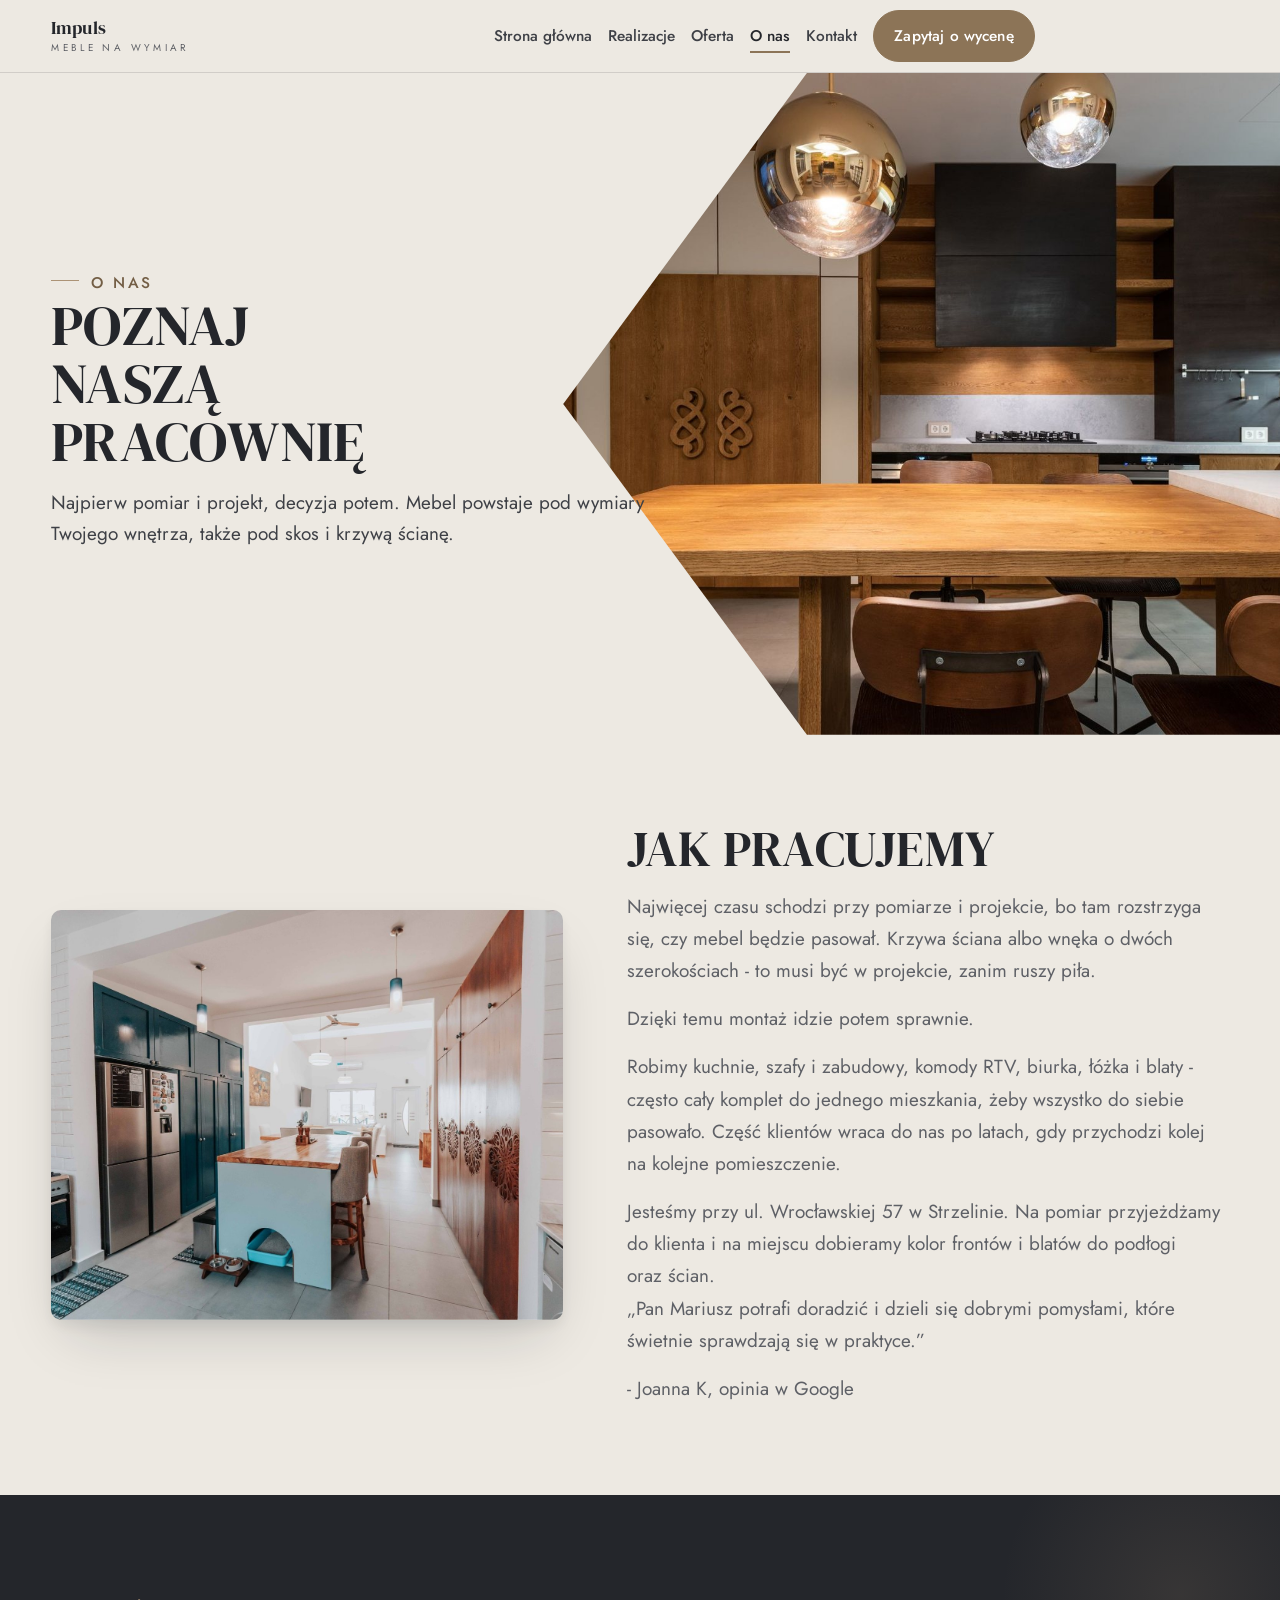
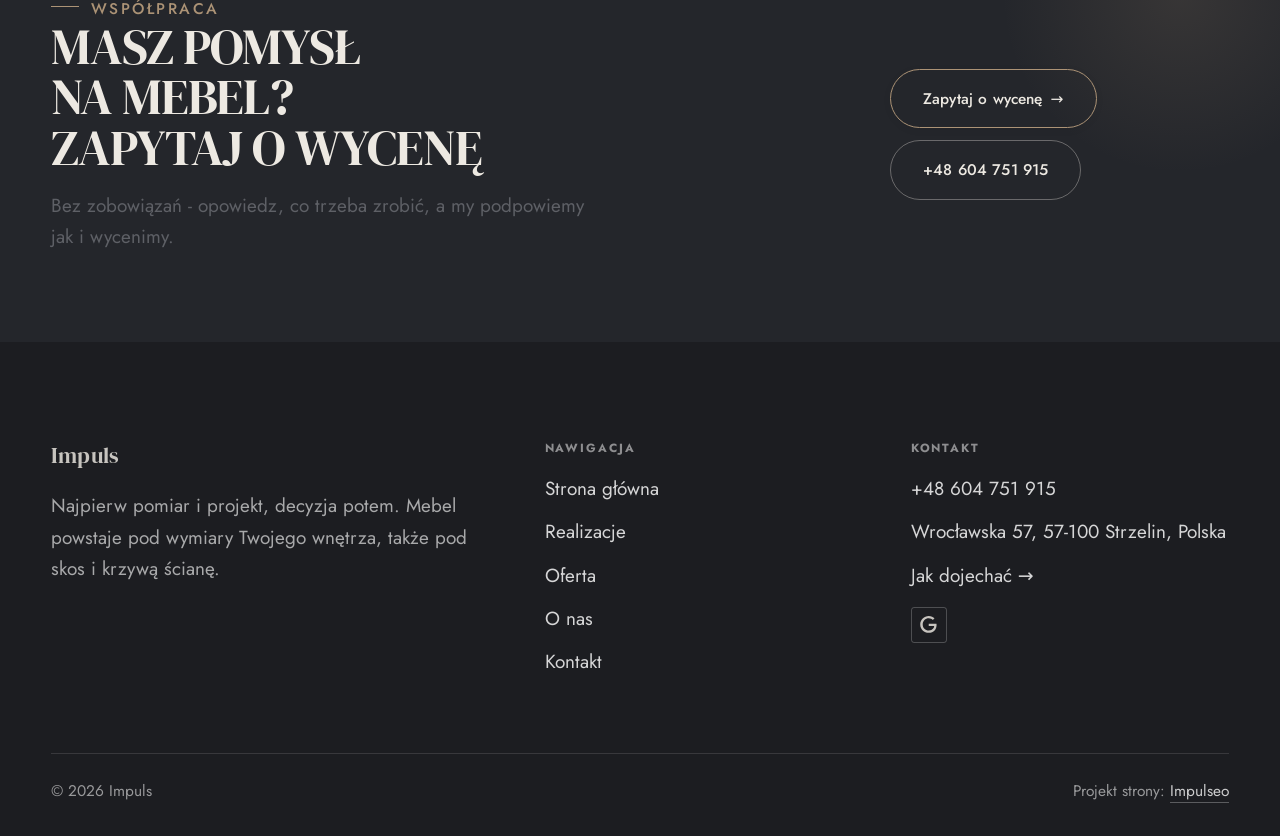
<file: o-nas.html>
<!DOCTYPE html>
<html lang="pl">
<head>
<meta charset="UTF-8">
<meta name="viewport" content="width=device-width, initial-scale=1.0">
<title>O nas - Impuls</title>
<meta name="description" content="Meble na wymiar w Strzelinie: kuchnie, szafy i zabudowy pod Twoje wnętrze. Pomiar i projekt na miejscu, jedna cena, montaż. Zadzwoń: +48 604 751 915.">
<link rel="canonical" href="https://impulseo-pl.github.io/impuls/o-nas.html">
<meta name="robots" content="noindex, nofollow">
<meta property="og:type" content="website">
<meta property="og:locale" content="pl_PL">
<meta property="og:site_name" content="Impuls">
<meta property="og:title" content="O nas - Impuls">
<meta property="og:description" content="Meble na wymiar w Strzelinie: kuchnie, szafy i zabudowy pod Twoje wnętrze. Pomiar i projekt na miejscu, jedna cena, montaż. Zadzwoń: +48 604 751 915.">
<meta property="og:url" content="https://impulseo-pl.github.io/impuls/o-nas.html">
<meta property="og:image" content="https://impulseo-pl.github.io/impuls/img/og.jpg">
<meta property="og:image:width" content="1200">
<meta property="og:image:height" content="630">
<meta name="twitter:card" content="summary_large_image">
<link rel="preconnect" href="https://fonts.googleapis.com">
<link rel="preconnect" href="https://fonts.gstatic.com" crossorigin>
<link href="https://fonts.googleapis.com/css2?family=DM+Serif+Display&family=Jost:wght@400;500;600&display=swap" rel="stylesheet">
<link rel="stylesheet" href="assets/styles.css?v=93b80f6c">
</head>
<body>

<header class="nav">
  <div class="wrap nav-inner">
    <a class="brand" href="index.html"><span class="name">Impuls</span><span class="sub">Meble na wymiar</span></a>
    <nav class="nav-links">
      <a href="index.html">Strona główna</a>
      <a href="realizacje.html">Realizacje</a>
      <a href="oferta.html">Oferta</a>
      <a href="o-nas.html" class="active" aria-current="page">O nas</a>
      <a href="kontakt.html">Kontakt</a>
      <a href="kontakt.html" class="btn btn-accent">Zapytaj o wycenę</a>
    </nav>
    <button class="nav-toggle" aria-label="Menu"><span></span><span></span><span></span></button>
  </div>
</header>

<main>
<section class="pagehead">
  <img src="img/g7.jpg" alt="Impuls - Poznaj naszą pracownię" width="1600" height="1068" decoding="async">
  <div class="wrap">
    <span class="eyebrow">O nas</span>
    <h1>Poznaj naszą pracownię</h1>
    <p>Najpierw pomiar i projekt, decyzja potem. Mebel powstaje pod wymiary Twojego wnętrza, także pod skos i krzywą ścianę.</p>
  </div>
</section>
<section>
  <div class="wrap split">
    <div class="split-art reveal"><img src="img/g12.jpg" alt="Impuls" loading="lazy" width="1600" height="1067" decoding="async"></div>
    <div class="split-copy reveal">
      <h2>Jak pracujemy</h2>
      <p class="muted">Najwięcej czasu schodzi przy pomiarze i projekcie, bo tam rozstrzyga się, czy mebel będzie pasował. Krzywa ściana albo wnęka o dwóch szerokościach - to musi być w projekcie, zanim ruszy piła.</p>
      <p class="muted">Dzięki temu montaż idzie potem sprawnie.</p>
      <p class="muted">Robimy kuchnie, szafy i zabudowy, komody RTV, biurka, łóżka i blaty - często cały komplet do jednego mieszkania, żeby wszystko do siebie pasowało. Część klientów wraca do nas po latach, gdy przychodzi kolej na kolejne pomieszczenie.</p>
      <p class="muted">Jesteśmy przy ul. Wrocławskiej 57 w Strzelinie. Na pomiar przyjeżdżamy do klienta i na miejscu dobieramy kolor frontów i blatów do podłogi oraz ścian.</p>
      <blockquote class="muted"><p>„Pan Mariusz potrafi doradzić i dzieli się dobrymi pomysłami, które świetnie sprawdzają się w praktyce.”</p><p>- Joanna K, opinia w Google</p></blockquote>
    </div>
  </div>
</section>


<section class="cta">
  <div class="wrap">
    <div class="reveal">
      <span class="eyebrow">Współpraca</span>
      <h2>Masz pomysł na mebel? Zapytaj o wycenę</h2>
      <p>Bez zobowiązań - opowiedz, co trzeba zrobić, a my podpowiemy jak i wycenimy.</p>
    </div>
    <div class="cta-actions reveal">
      <a href="kontakt.html" class="btn btn-light">Zapytaj o wycenę <span class="arr">→</span></a>
      <a href="tel:+48604751915" class="btn btn-ghost btn-ghost-cta">+48 604 751 915</a>
    </div>
  </div>
</section>
</main>

<footer>
  <div class="wrap">
    <div class="foot-grid">
      <div class="foot-brand">
        <div class="name">Impuls</div>
        <p>Najpierw pomiar i projekt, decyzja potem. Mebel powstaje pod wymiary Twojego wnętrza, także pod skos i krzywą ścianę.</p>
      </div>
      <div class="foot-col">
        <h4>Nawigacja</h4>
        <a href="index.html">Strona główna</a>
        <a href="realizacje.html">Realizacje</a>
        <a href="oferta.html">Oferta</a>
        <a href="o-nas.html">O nas</a>
        <a href="kontakt.html">Kontakt</a>
      </div>
      <div class="foot-col">
        <h4>Kontakt</h4>
        <a href="tel:+48604751915">+48 604 751 915</a>
        <p>Wrocławska 57, 57-100 Strzelin, Polska</p>
        <a href="https://maps.google.com/?cid=12779707116014187311&g_mp=Cidnb29nbGUubWFwcy5wbGFjZXMudjEuUGxhY2VzLlNlYXJjaFRleHQQAhgEIAA" target="_blank" rel="noopener">Jak dojechać →</a>
      <div class="foot-soc">
        <a class="soc" href="https://maps.google.com/?cid=12779707116014187311&g_mp=Cidnb29nbGUubWFwcy5wbGFjZXMudjEuUGxhY2VzLlNlYXJjaFRleHQQAhgEIAA" target="_blank" rel="noopener" aria-label="Google - Impuls"><svg viewBox="0 0 24 24" aria-hidden="true" focusable="false"><path d="M12.48 10.92v3.28h7.84c-.24 1.84-.853 3.187-1.787 4.133-1.147 1.147-2.933 2.4-6.053 2.4-4.827 0-8.6-3.893-8.6-8.72s3.773-8.72 8.6-8.72c2.6 0 4.507 1.027 5.907 2.347l2.307-2.307C18.747 1.44 16.133 0 12.48 0 5.867 0 .307 5.387.307 12s5.56 12 12.173 12c3.573 0 6.267-1.173 8.373-3.36 2.16-2.16 2.84-5.213 2.84-7.667 0-.76-.053-1.467-.173-2.053H12.48z" fill="currentColor"/></svg></a>
      </div>
      </div>
    </div>
    <div class="foot-bot">
      <span>© 2026 Impuls</span>
      <span>Projekt strony: <a class="foot-credit" href="https://impulseo.pl" target="_blank" rel="noopener">Impulseo</a></span>
    </div>
  </div>
</footer>
<div class="sticky-reserve"><a class="sr-book" href="kontakt.html">Zapytaj o wycenę</a><a class="sr-call" href="tel:+48604751915" aria-label="Zadzwoń"><svg class="ico-tel" width="16" height="16" viewBox="0 0 24 24" fill="none" aria-hidden="true"><path d="M6.6 10.8a15.5 15.5 0 0 0 6.6 6.6l2.2-2.2a1 1 0 0 1 1-.24 11.4 11.4 0 0 0 3.6.58 1 1 0 0 1 1 1V20a1 1 0 0 1-1 1A17 17 0 0 1 3 4a1 1 0 0 1 1-1h3.5a1 1 0 0 1 1 1c0 1.25.2 2.46.58 3.6a1 1 0 0 1-.25 1l-2.23 2.2Z" fill="currentColor"/></svg></a></div>
<div class="demo-wazne" data-do="2026-10-29" data-cykl="3" hidden><svg class="dw-ico" width="13" height="13" viewBox="0 0 24 24" fill="none" aria-hidden="true"><circle cx="12" cy="12" r="8.6" stroke="currentColor" stroke-width="1.8"/><path d="M12 7.2V12l3.3 2" stroke="currentColor" stroke-width="1.8" stroke-linecap="round"/></svg><span class="dw-txt"></span></div>

<script src="assets/main.js"></script>
</body>
</html>
</file>
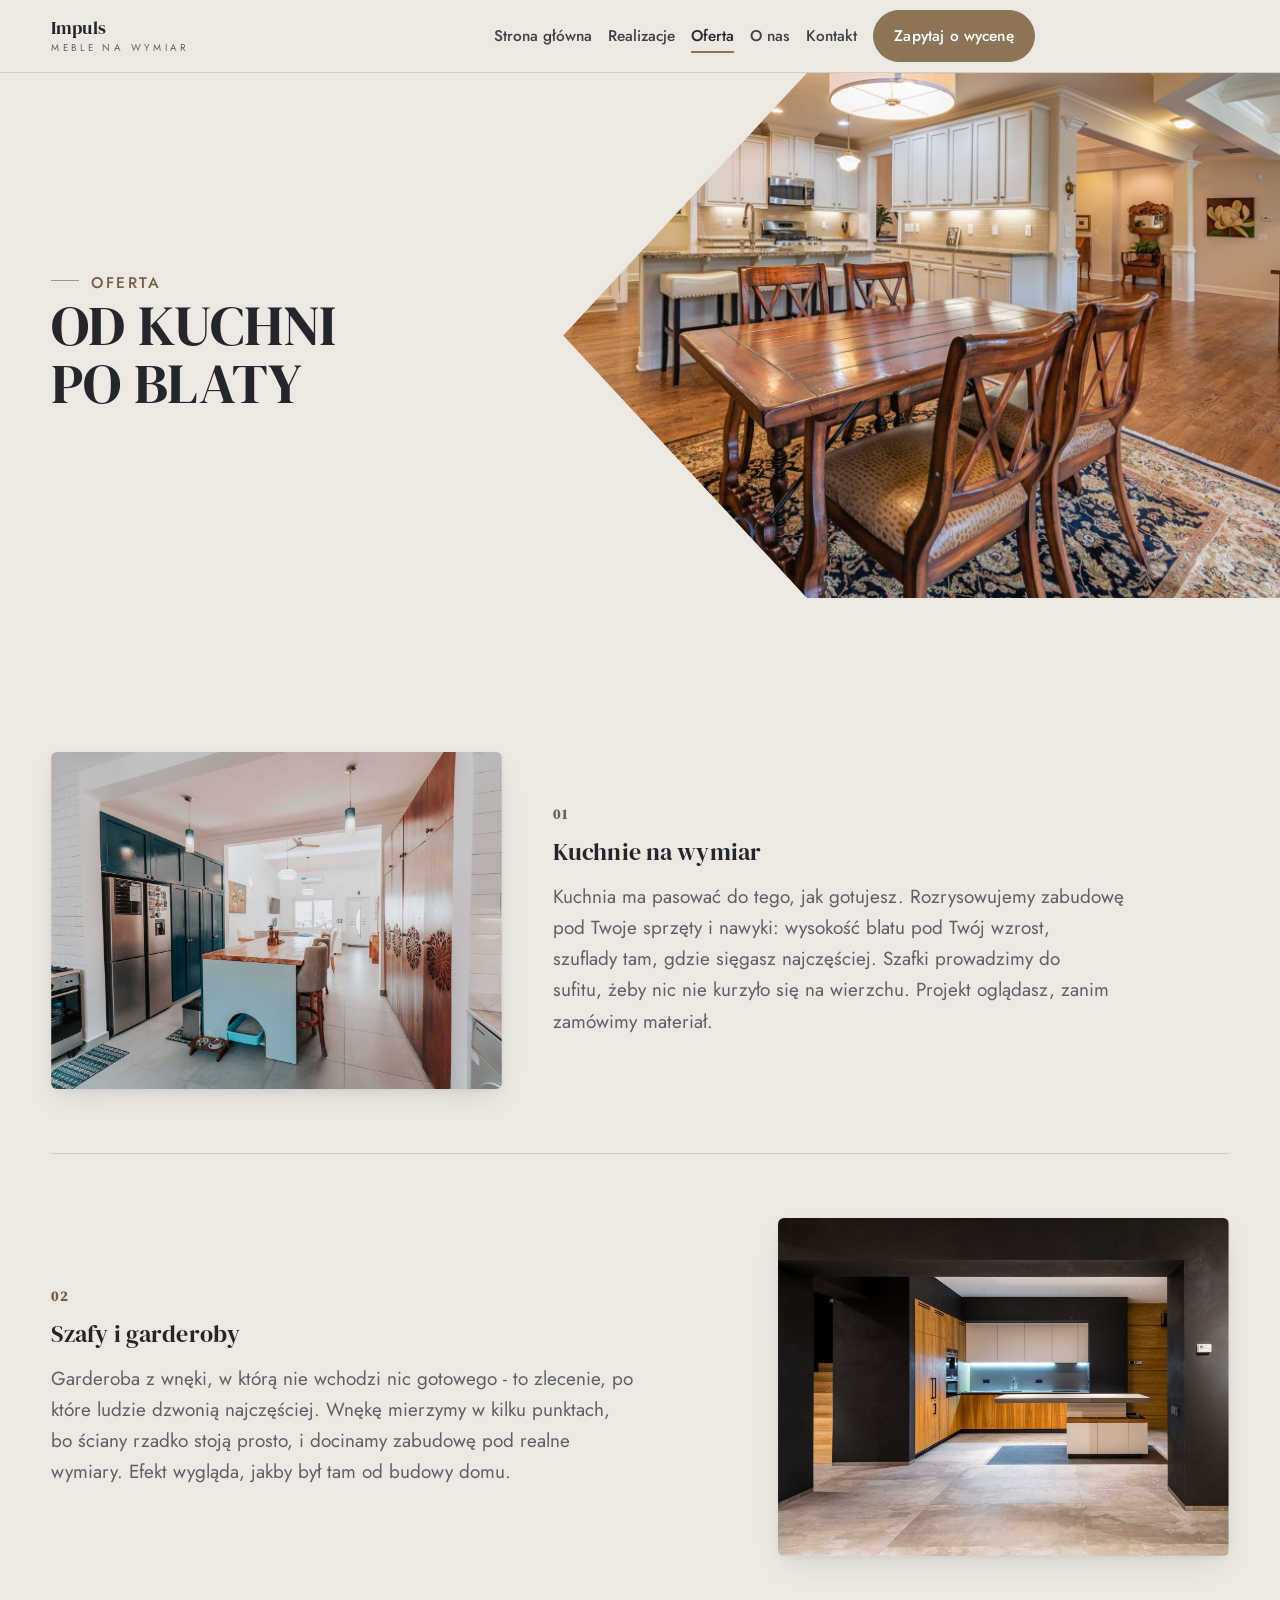
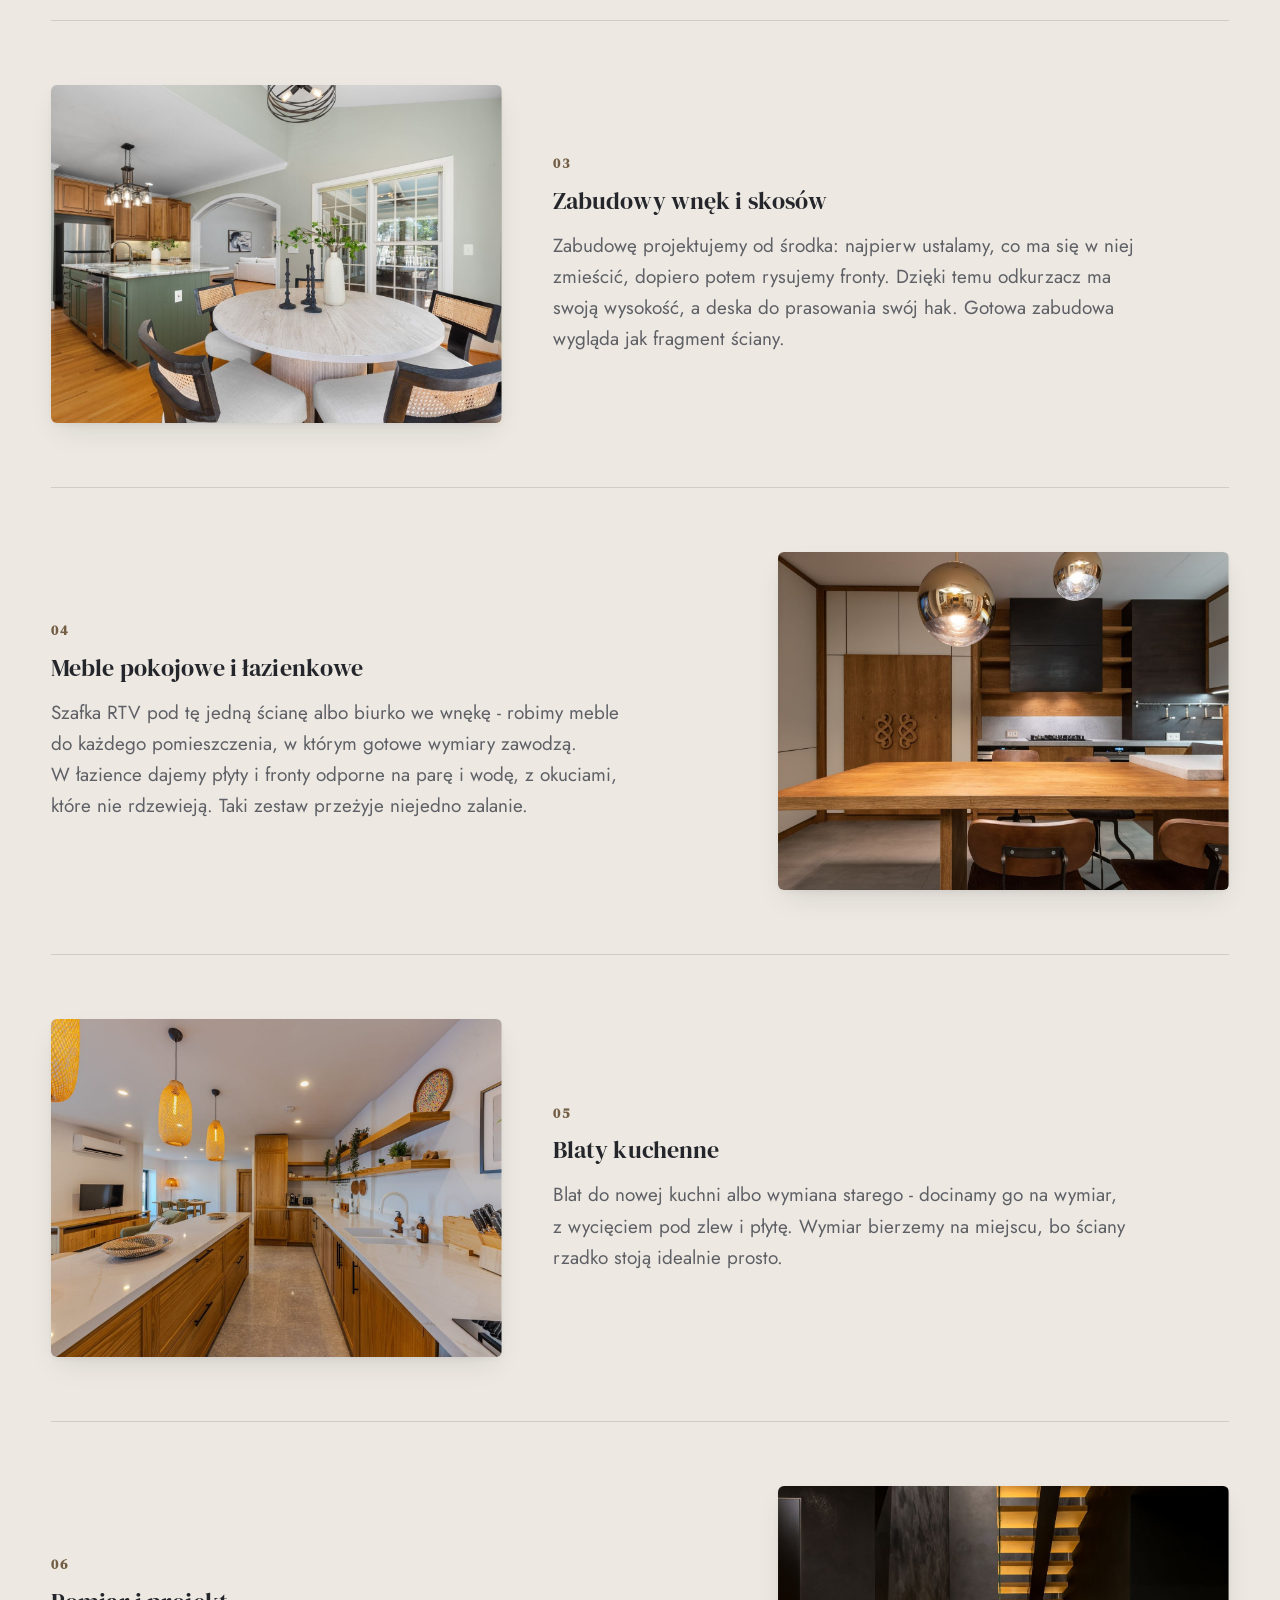
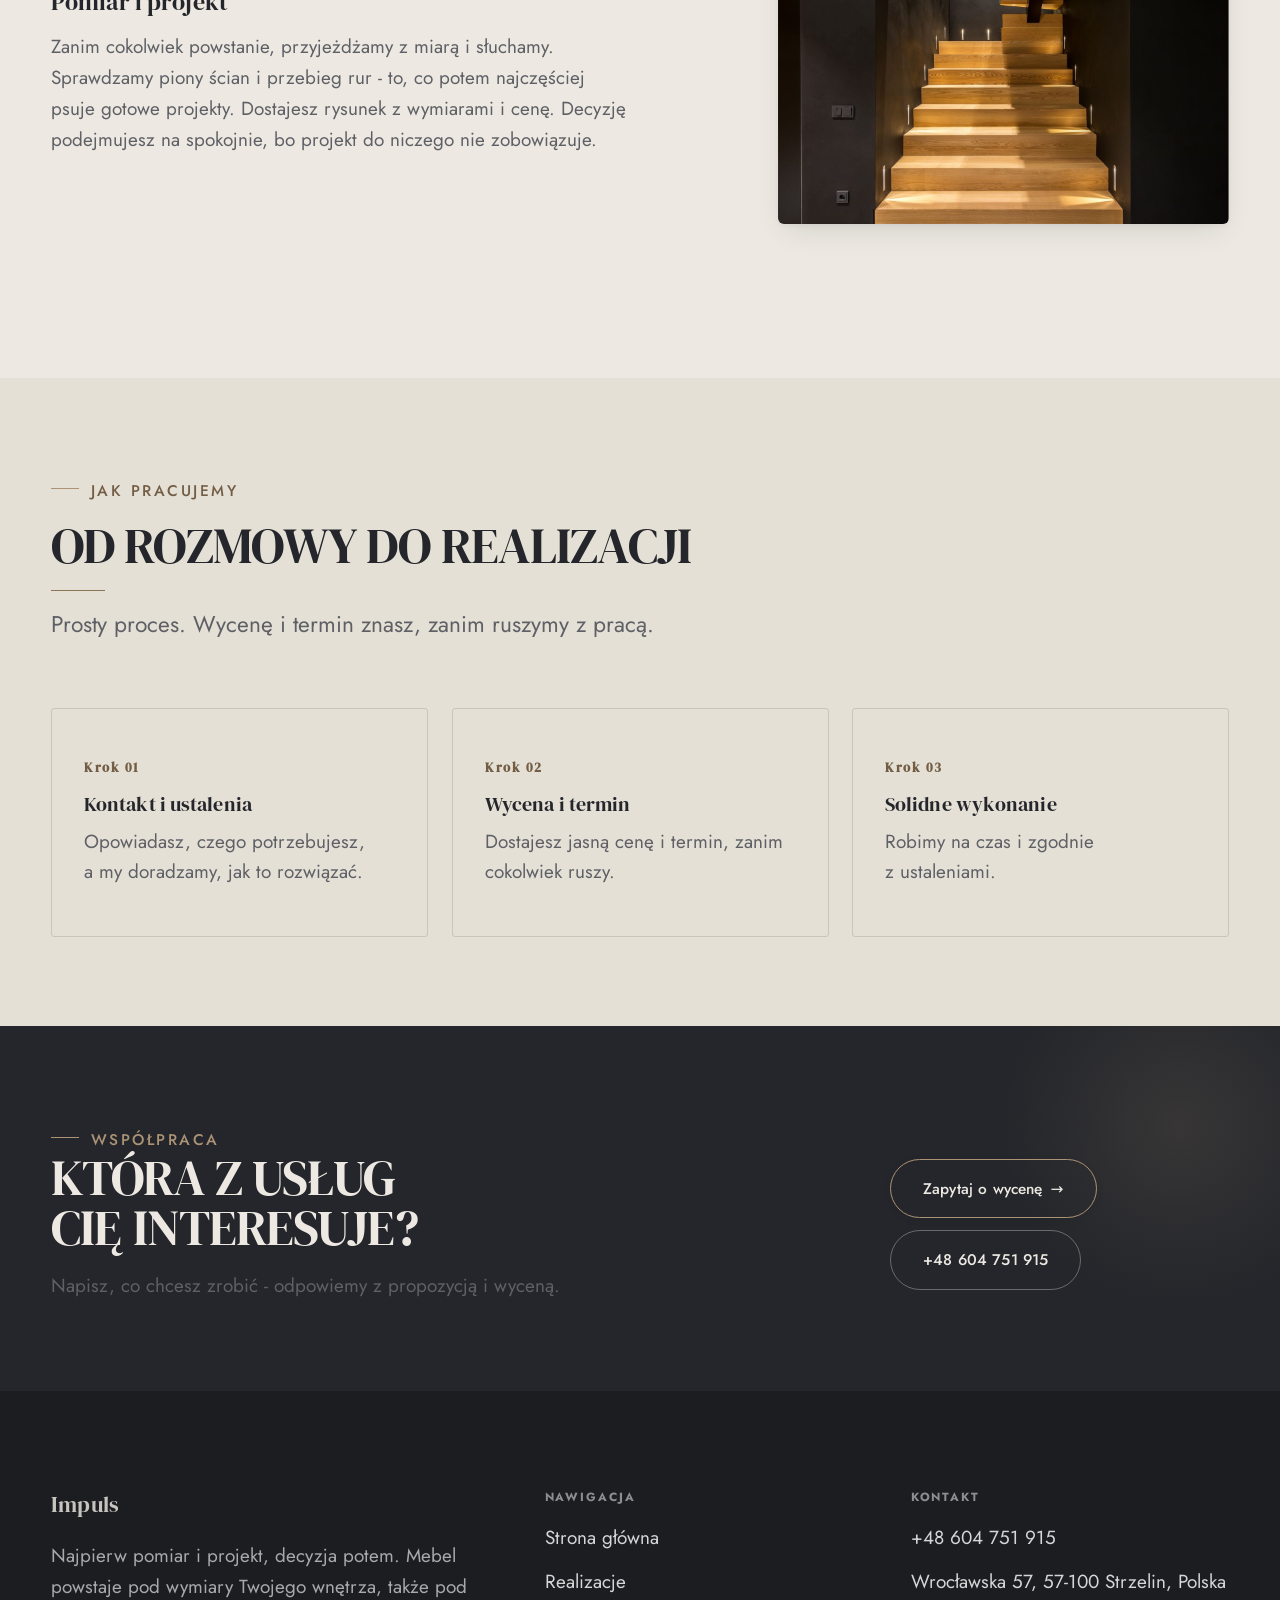
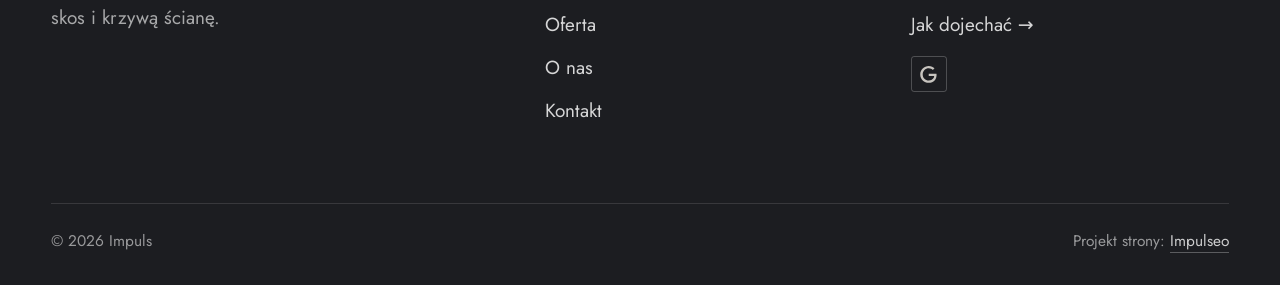
<file: oferta.html>
<!DOCTYPE html>
<html lang="pl">
<head>
<meta charset="UTF-8">
<meta name="viewport" content="width=device-width, initial-scale=1.0">
<title>Oferta - Impuls</title>
<meta name="description" content="Meble na wymiar w Strzelinie: kuchnie, szafy i zabudowy pod Twoje wnętrze. Pomiar i projekt na miejscu, jedna cena, montaż. Zadzwoń: +48 604 751 915.">
<link rel="canonical" href="https://impulseo-pl.github.io/impuls/oferta.html">
<meta name="robots" content="noindex, nofollow">
<meta property="og:type" content="website">
<meta property="og:locale" content="pl_PL">
<meta property="og:site_name" content="Impuls">
<meta property="og:title" content="Oferta - Impuls">
<meta property="og:description" content="Meble na wymiar w Strzelinie: kuchnie, szafy i zabudowy pod Twoje wnętrze. Pomiar i projekt na miejscu, jedna cena, montaż. Zadzwoń: +48 604 751 915.">
<meta property="og:url" content="https://impulseo-pl.github.io/impuls/oferta.html">
<meta property="og:image" content="https://impulseo-pl.github.io/impuls/img/og.jpg">
<meta property="og:image:width" content="1200">
<meta property="og:image:height" content="630">
<meta name="twitter:card" content="summary_large_image">
<link rel="preconnect" href="https://fonts.googleapis.com">
<link rel="preconnect" href="https://fonts.gstatic.com" crossorigin>
<link href="https://fonts.googleapis.com/css2?family=DM+Serif+Display&family=Jost:wght@400;500;600&display=swap" rel="stylesheet">
<link rel="stylesheet" href="assets/styles.css?v=93b80f6c">
</head>
<body>

<header class="nav">
  <div class="wrap nav-inner">
    <a class="brand" href="index.html"><span class="name">Impuls</span><span class="sub">Meble na wymiar</span></a>
    <nav class="nav-links">
      <a href="index.html">Strona główna</a>
      <a href="realizacje.html">Realizacje</a>
      <a href="oferta.html" class="active" aria-current="page">Oferta</a>
      <a href="o-nas.html">O nas</a>
      <a href="kontakt.html">Kontakt</a>
      <a href="kontakt.html" class="btn btn-accent">Zapytaj o wycenę</a>
    </nav>
    <button class="nav-toggle" aria-label="Menu"><span></span><span></span><span></span></button>
  </div>
</header>

<main>
<section class="pagehead">
  <img src="img/g10.jpg" alt="Impuls - Od kuchni po blaty" width="1600" height="1066" decoding="async">
  <div class="wrap">
    <span class="eyebrow">Oferta</span>
    <h1>Od kuchni po blaty</h1>
  </div>
</section>
<section>
  <div class="wrap">
    <div class="svc-row reveal">
      <div class="svc-row-art"><img src="img/g12.jpg" alt="Kuchnie na wymiar" loading="lazy" width="1600" height="1067" decoding="async"></div>
      <div>
        <span class="num">01</span>
        <h3>Kuchnie na wymiar</h3>
        <p class="muted">Kuchnia ma pasować do tego, jak gotujesz. Rozrysowujemy zabudowę pod Twoje sprzęty i nawyki: wysokość blatu pod Twój wzrost, szuflady tam, gdzie sięgasz najczęściej. Szafki prowadzimy do sufitu, żeby nic nie kurzyło się na wierzchu. Projekt oglądasz, zanim zamówimy materiał.</p>
      </div>
    </div>
    <div class="svc-row rev reveal">
      <div class="svc-row-art"><img src="img/about.jpg" alt="Szafy i garderoby" loading="lazy" width="1600" height="1285" decoding="async"></div>
      <div>
        <span class="num">02</span>
        <h3>Szafy i garderoby</h3>
        <p class="muted">Garderoba z wnęki, w którą nie wchodzi nic gotowego - to zlecenie, po które ludzie dzwonią najczęściej. Wnękę mierzymy w kilku punktach, bo ściany rzadko stoją prosto, i docinamy zabudowę pod realne wymiary. Efekt wygląda, jakby był tam od budowy domu.</p>
      </div>
    </div>
    <div class="svc-row reveal">
      <div class="svc-row-art"><img src="img/g6.jpg" alt="Zabudowy wnęk i skosów" loading="lazy" width="1600" height="1066" decoding="async"></div>
      <div>
        <span class="num">03</span>
        <h3>Zabudowy wnęk i skosów</h3>
        <p class="muted">Zabudowę projektujemy od środka: najpierw ustalamy, co ma się w niej zmieścić, dopiero potem rysujemy fronty. Dzięki temu odkurzacz ma swoją wysokość, a deska do prasowania swój hak. Gotowa zabudowa wygląda jak fragment ściany.</p>
      </div>
    </div>
    <div class="svc-row rev reveal">
      <div class="svc-row-art"><img src="img/g7.jpg" alt="Meble pokojowe i łazienkowe" loading="lazy" width="1600" height="1068" decoding="async"></div>
      <div>
        <span class="num">04</span>
        <h3>Meble pokojowe i łazienkowe</h3>
        <p class="muted">Szafka RTV pod tę jedną ścianę albo biurko we wnękę - robimy meble do każdego pomieszczenia, w którym gotowe wymiary zawodzą. W łazience dajemy płyty i fronty odporne na parę i wodę, z okuciami, które nie rdzewieją. Taki zestaw przeżyje niejedno zalanie.</p>
      </div>
    </div>
    <div class="svc-row reveal">
      <div class="svc-row-art"><img src="img/g8.jpg" alt="Blaty kuchenne" loading="lazy" width="1600" height="1066" decoding="async"></div>
      <div>
        <span class="num">05</span>
        <h3>Blaty kuchenne</h3>
        <p class="muted">Blat do nowej kuchni albo wymiana starego - docinamy go na wymiar, z wycięciem pod zlew i płytę. Wymiar bierzemy na miejscu, bo ściany rzadko stoją idealnie prosto.</p>
      </div>
    </div>
    <div class="svc-row rev reveal">
      <div class="svc-row-art"><img src="img/g9.jpg" alt="Pomiar i projekt" loading="lazy" width="1600" height="1068" decoding="async"></div>
      <div>
        <span class="num">06</span>
        <h3>Pomiar i projekt</h3>
        <p class="muted">Zanim cokolwiek powstanie, przyjeżdżamy z miarą i słuchamy. Sprawdzamy piony ścian i przebieg rur - to, co potem najczęściej psuje gotowe projekty. Dostajesz rysunek z wymiarami i cenę. Decyzję podejmujesz na spokojnie, bo projekt do niczego nie zobowiązuje.</p>
      </div>
    </div>
  </div>
</section>
<section class="trust">
  <div class="wrap">
    <div class="head reveal">
      <span class="eyebrow">Jak pracujemy</span>
      <h2>Od rozmowy do realizacji</h2>
      <p>Prosty proces. Wycenę i termin znasz, zanim ruszymy z pracą.</p>
    </div>
    <div class="svc-grid">
      <div class="svc reveal"><div class="ic">Krok 01</div><h3>Kontakt i ustalenia</h3><p>Opowiadasz, czego potrzebujesz, a my doradzamy, jak to rozwiązać.</p></div>
      <div class="svc reveal"><div class="ic">Krok 02</div><h3>Wycena i termin</h3><p>Dostajesz jasną cenę i termin, zanim cokolwiek ruszy.</p></div>
      <div class="svc reveal"><div class="ic">Krok 03</div><h3>Solidne wykonanie</h3><p>Robimy na czas i zgodnie z ustaleniami.</p></div>
    </div>
  </div>
</section>
<section class="cta">
  <div class="wrap">
    <div class="reveal">
      <span class="eyebrow">Współpraca</span>
      <h2>Która z usług Cię interesuje?</h2>
      <p>Napisz, co chcesz zrobić - odpowiemy z propozycją i wyceną.</p>
    </div>
    <div class="cta-actions reveal">
      <a href="kontakt.html" class="btn btn-light">Zapytaj o wycenę <span class="arr">→</span></a>
      <a href="tel:+48604751915" class="btn btn-ghost btn-ghost-cta">+48 604 751 915</a>
    </div>
  </div>
</section>
</main>

<footer>
  <div class="wrap">
    <div class="foot-grid">
      <div class="foot-brand">
        <div class="name">Impuls</div>
        <p>Najpierw pomiar i projekt, decyzja potem. Mebel powstaje pod wymiary Twojego wnętrza, także pod skos i krzywą ścianę.</p>
      </div>
      <div class="foot-col">
        <h4>Nawigacja</h4>
        <a href="index.html">Strona główna</a>
        <a href="realizacje.html">Realizacje</a>
        <a href="oferta.html">Oferta</a>
        <a href="o-nas.html">O nas</a>
        <a href="kontakt.html">Kontakt</a>
      </div>
      <div class="foot-col">
        <h4>Kontakt</h4>
        <a href="tel:+48604751915">+48 604 751 915</a>
        <p>Wrocławska 57, 57-100 Strzelin, Polska</p>
        <a href="https://maps.google.com/?cid=12779707116014187311&g_mp=Cidnb29nbGUubWFwcy5wbGFjZXMudjEuUGxhY2VzLlNlYXJjaFRleHQQAhgEIAA" target="_blank" rel="noopener">Jak dojechać →</a>
      <div class="foot-soc">
        <a class="soc" href="https://maps.google.com/?cid=12779707116014187311&g_mp=Cidnb29nbGUubWFwcy5wbGFjZXMudjEuUGxhY2VzLlNlYXJjaFRleHQQAhgEIAA" target="_blank" rel="noopener" aria-label="Google - Impuls"><svg viewBox="0 0 24 24" aria-hidden="true" focusable="false"><path d="M12.48 10.92v3.28h7.84c-.24 1.84-.853 3.187-1.787 4.133-1.147 1.147-2.933 2.4-6.053 2.4-4.827 0-8.6-3.893-8.6-8.72s3.773-8.72 8.6-8.72c2.6 0 4.507 1.027 5.907 2.347l2.307-2.307C18.747 1.44 16.133 0 12.48 0 5.867 0 .307 5.387.307 12s5.56 12 12.173 12c3.573 0 6.267-1.173 8.373-3.36 2.16-2.16 2.84-5.213 2.84-7.667 0-.76-.053-1.467-.173-2.053H12.48z" fill="currentColor"/></svg></a>
      </div>
      </div>
    </div>
    <div class="foot-bot">
      <span>© 2026 Impuls</span>
      <span>Projekt strony: <a class="foot-credit" href="https://impulseo.pl" target="_blank" rel="noopener">Impulseo</a></span>
    </div>
  </div>
</footer>
<div class="sticky-reserve"><a class="sr-book" href="kontakt.html">Zapytaj o wycenę</a><a class="sr-call" href="tel:+48604751915" aria-label="Zadzwoń"><svg class="ico-tel" width="16" height="16" viewBox="0 0 24 24" fill="none" aria-hidden="true"><path d="M6.6 10.8a15.5 15.5 0 0 0 6.6 6.6l2.2-2.2a1 1 0 0 1 1-.24 11.4 11.4 0 0 0 3.6.58 1 1 0 0 1 1 1V20a1 1 0 0 1-1 1A17 17 0 0 1 3 4a1 1 0 0 1 1-1h3.5a1 1 0 0 1 1 1c0 1.25.2 2.46.58 3.6a1 1 0 0 1-.25 1l-2.23 2.2Z" fill="currentColor"/></svg></a></div>
<div class="demo-wazne" data-do="2026-10-29" data-cykl="3" hidden><svg class="dw-ico" width="13" height="13" viewBox="0 0 24 24" fill="none" aria-hidden="true"><circle cx="12" cy="12" r="8.6" stroke="currentColor" stroke-width="1.8"/><path d="M12 7.2V12l3.3 2" stroke="currentColor" stroke-width="1.8" stroke-linecap="round"/></svg><span class="dw-txt"></span></div>

<script src="assets/main.js"></script>
</body>
</html>
</file>
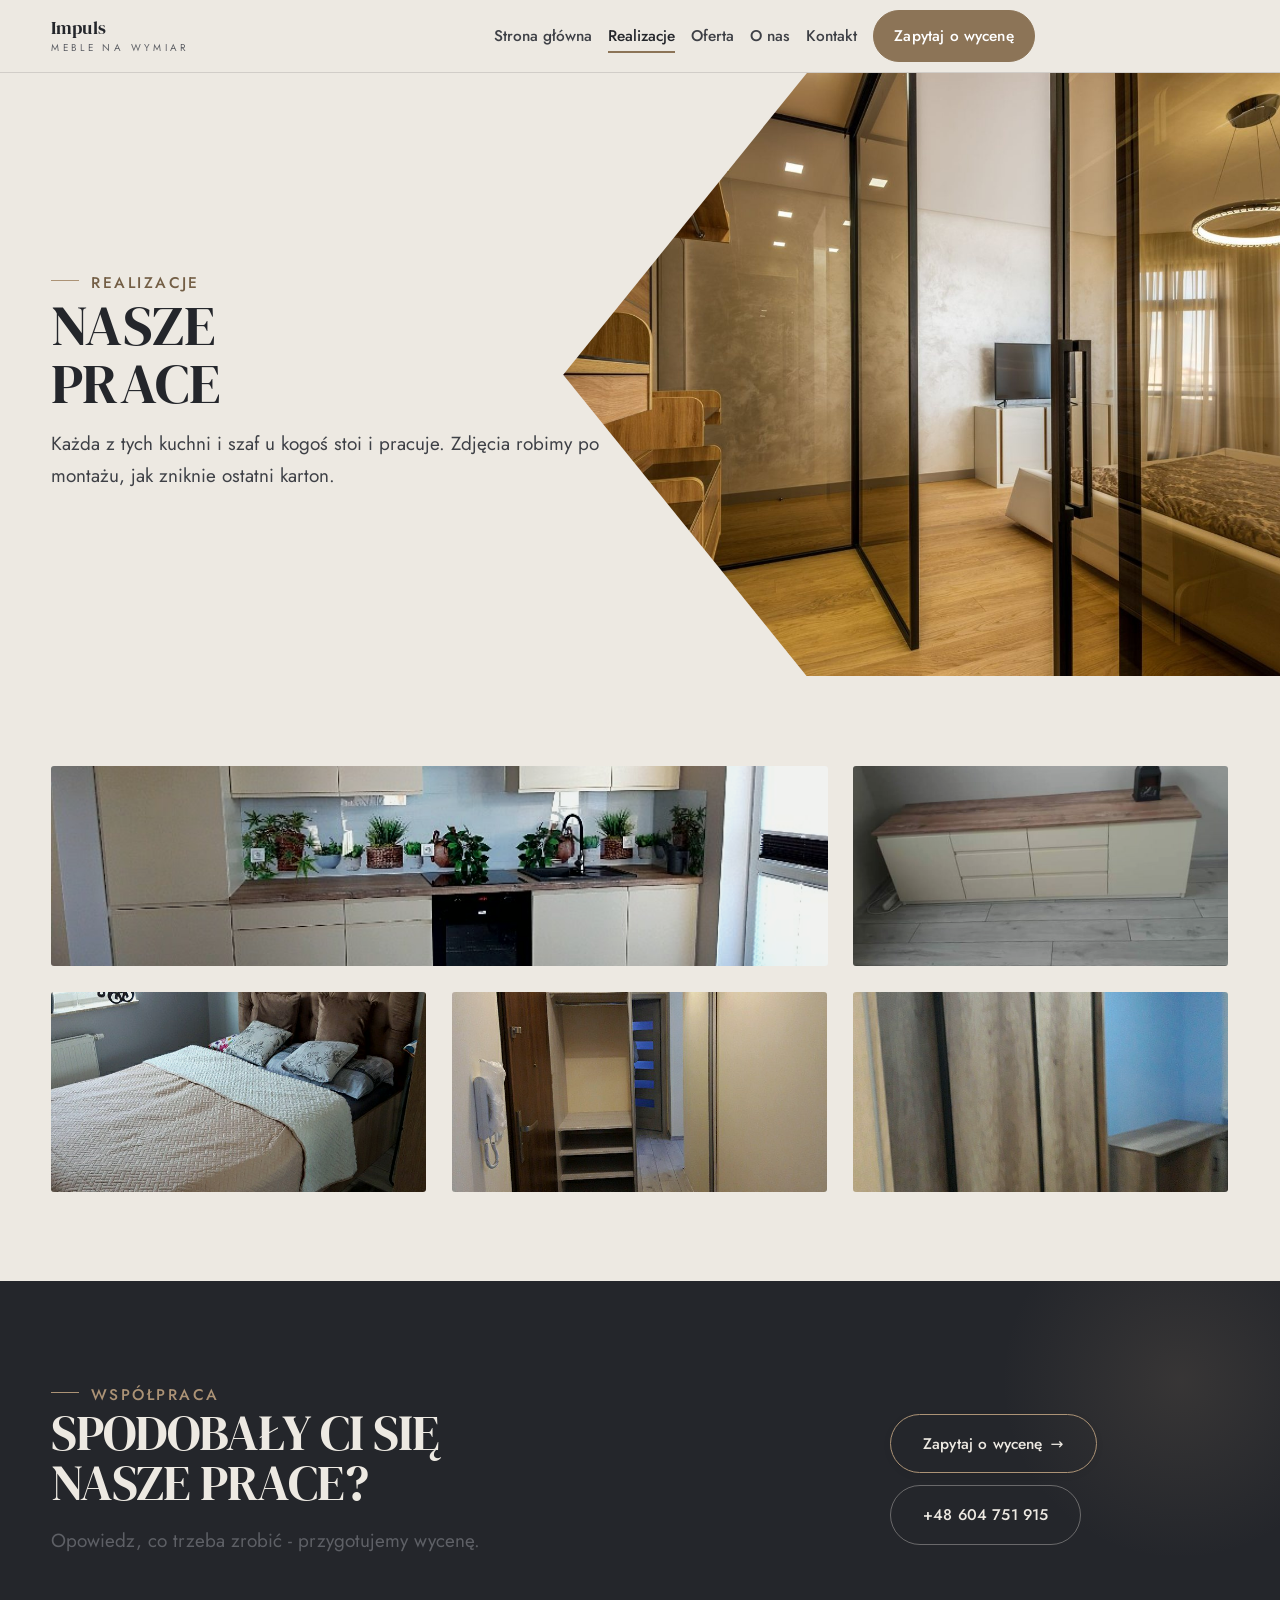
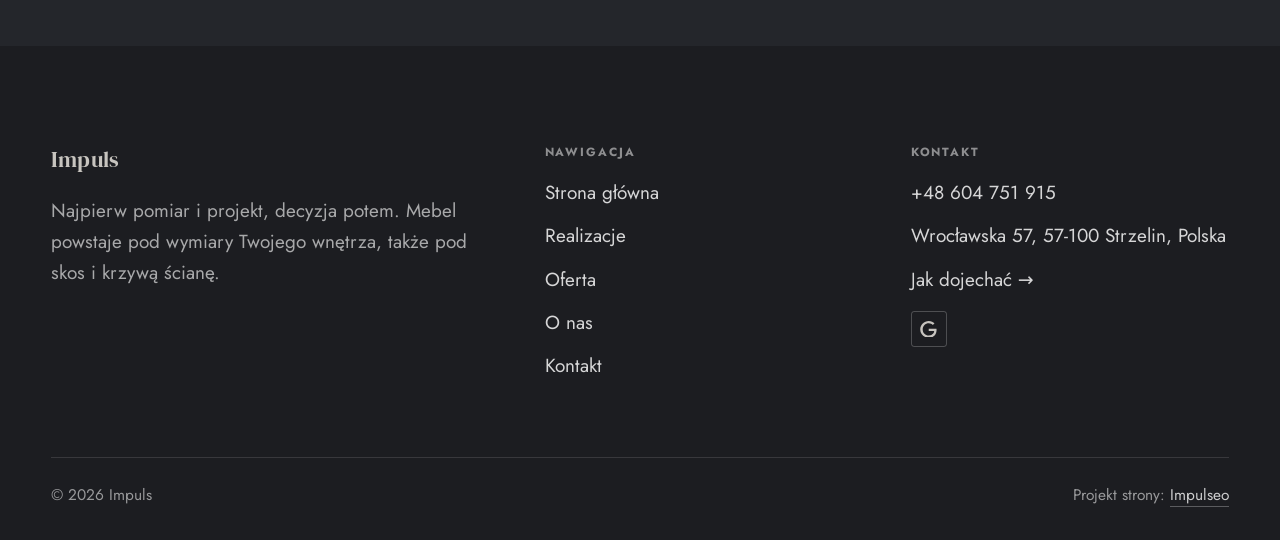
<file: realizacje.html>
<!DOCTYPE html>
<html lang="pl">
<head>
<meta charset="UTF-8">
<meta name="viewport" content="width=device-width, initial-scale=1.0">
<title>Realizacje - Impuls</title>
<meta name="description" content="Realizacje Impuls: Kuchnia na wymiar, Szafa wnękowa, Garderoba, Zabudowa pod skosem, Blat kuchenny">
<link rel="canonical" href="https://impulseo-pl.github.io/impuls/realizacje.html">
<meta name="robots" content="noindex, nofollow">
<meta property="og:type" content="website">
<meta property="og:locale" content="pl_PL">
<meta property="og:site_name" content="Impuls">
<meta property="og:title" content="Realizacje - Impuls">
<meta property="og:description" content="Realizacje Impuls: Kuchnia na wymiar, Szafa wnękowa, Garderoba, Zabudowa pod skosem, Blat kuchenny">
<meta property="og:url" content="https://impulseo-pl.github.io/impuls/realizacje.html">
<meta property="og:image" content="https://impulseo-pl.github.io/impuls/img/og.jpg">
<meta property="og:image:width" content="1200">
<meta property="og:image:height" content="630">
<meta name="twitter:card" content="summary_large_image">
<link rel="preconnect" href="https://fonts.googleapis.com">
<link rel="preconnect" href="https://fonts.gstatic.com" crossorigin>
<link href="https://fonts.googleapis.com/css2?family=DM+Serif+Display&family=Jost:wght@400;500;600&display=swap" rel="stylesheet">
<link rel="stylesheet" href="assets/styles.css?v=93b80f6c">
</head>
<body>

<header class="nav">
  <div class="wrap nav-inner">
    <a class="brand" href="index.html"><span class="name">Impuls</span><span class="sub">Meble na wymiar</span></a>
    <nav class="nav-links">
      <a href="index.html">Strona główna</a>
      <a href="realizacje.html" class="active" aria-current="page">Realizacje</a>
      <a href="oferta.html">Oferta</a>
      <a href="o-nas.html">O nas</a>
      <a href="kontakt.html">Kontakt</a>
      <a href="kontakt.html" class="btn btn-accent">Zapytaj o wycenę</a>
    </nav>
    <button class="nav-toggle" aria-label="Menu"><span></span><span></span><span></span></button>
  </div>
</header>

<main>
<section class="pagehead">
  <img src="img/g11.jpg" alt="Impuls - Nasze prace" width="1600" height="1068" decoding="async">
  <div class="wrap">
    <span class="eyebrow">Realizacje</span>
    <h1>Nasze prace</h1>
    <p>Każda z tych kuchni i szaf u kogoś stoi i pracuje. Zdjęcia robimy po montażu, jak zniknie ostatni karton.</p>
  </div>
</section>
<section>
  <div class="wrap">
    <div class="gallery">
      <div class="tile t-two3 reveal"><img src="img/g1.jpg" alt="Impuls" loading="lazy" width="720" height="541" decoding="async"></div>
      <div class="tile t-third reveal"><img src="img/g2.jpg" alt="Impuls" loading="lazy" width="682" height="496" decoding="async"></div>
      <div class="tile t-third reveal"><img src="img/g3.jpg" alt="Impuls" loading="lazy" width="710" height="975" decoding="async"></div>
      <div class="tile t-third reveal"><img src="img/g4.jpg" alt="Impuls" loading="lazy" width="704" height="956" decoding="async"></div>
      <div class="tile t-third reveal"><img src="img/g5.jpg" alt="Impuls" loading="lazy" width="695" height="941" decoding="async"></div>
    </div>
  </div>
</section>
<section class="cta">
  <div class="wrap">
    <div class="reveal">
      <span class="eyebrow">Współpraca</span>
      <h2>Spodobały Ci się nasze prace?</h2>
      <p>Opowiedz, co trzeba zrobić - przygotujemy wycenę.</p>
    </div>
    <div class="cta-actions reveal">
      <a href="kontakt.html" class="btn btn-light">Zapytaj o wycenę <span class="arr">→</span></a>
      <a href="tel:+48604751915" class="btn btn-ghost btn-ghost-cta">+48 604 751 915</a>
    </div>
  </div>
</section>
</main>

<footer>
  <div class="wrap">
    <div class="foot-grid">
      <div class="foot-brand">
        <div class="name">Impuls</div>
        <p>Najpierw pomiar i projekt, decyzja potem. Mebel powstaje pod wymiary Twojego wnętrza, także pod skos i krzywą ścianę.</p>
      </div>
      <div class="foot-col">
        <h4>Nawigacja</h4>
        <a href="index.html">Strona główna</a>
        <a href="realizacje.html">Realizacje</a>
        <a href="oferta.html">Oferta</a>
        <a href="o-nas.html">O nas</a>
        <a href="kontakt.html">Kontakt</a>
      </div>
      <div class="foot-col">
        <h4>Kontakt</h4>
        <a href="tel:+48604751915">+48 604 751 915</a>
        <p>Wrocławska 57, 57-100 Strzelin, Polska</p>
        <a href="https://maps.google.com/?cid=12779707116014187311&g_mp=Cidnb29nbGUubWFwcy5wbGFjZXMudjEuUGxhY2VzLlNlYXJjaFRleHQQAhgEIAA" target="_blank" rel="noopener">Jak dojechać →</a>
      <div class="foot-soc">
        <a class="soc" href="https://maps.google.com/?cid=12779707116014187311&g_mp=Cidnb29nbGUubWFwcy5wbGFjZXMudjEuUGxhY2VzLlNlYXJjaFRleHQQAhgEIAA" target="_blank" rel="noopener" aria-label="Google - Impuls"><svg viewBox="0 0 24 24" aria-hidden="true" focusable="false"><path d="M12.48 10.92v3.28h7.84c-.24 1.84-.853 3.187-1.787 4.133-1.147 1.147-2.933 2.4-6.053 2.4-4.827 0-8.6-3.893-8.6-8.72s3.773-8.72 8.6-8.72c2.6 0 4.507 1.027 5.907 2.347l2.307-2.307C18.747 1.44 16.133 0 12.48 0 5.867 0 .307 5.387.307 12s5.56 12 12.173 12c3.573 0 6.267-1.173 8.373-3.36 2.16-2.16 2.84-5.213 2.84-7.667 0-.76-.053-1.467-.173-2.053H12.48z" fill="currentColor"/></svg></a>
      </div>
      </div>
    </div>
    <div class="foot-bot">
      <span>© 2026 Impuls</span>
      <span>Projekt strony: <a class="foot-credit" href="https://impulseo.pl" target="_blank" rel="noopener">Impulseo</a></span>
    </div>
  </div>
</footer>
<div class="sticky-reserve"><a class="sr-book" href="kontakt.html">Zapytaj o wycenę</a><a class="sr-call" href="tel:+48604751915" aria-label="Zadzwoń"><svg class="ico-tel" width="16" height="16" viewBox="0 0 24 24" fill="none" aria-hidden="true"><path d="M6.6 10.8a15.5 15.5 0 0 0 6.6 6.6l2.2-2.2a1 1 0 0 1 1-.24 11.4 11.4 0 0 0 3.6.58 1 1 0 0 1 1 1V20a1 1 0 0 1-1 1A17 17 0 0 1 3 4a1 1 0 0 1 1-1h3.5a1 1 0 0 1 1 1c0 1.25.2 2.46.58 3.6a1 1 0 0 1-.25 1l-2.23 2.2Z" fill="currentColor"/></svg></a></div>
<div class="demo-wazne" data-do="2026-10-29" data-cykl="3" hidden><svg class="dw-ico" width="13" height="13" viewBox="0 0 24 24" fill="none" aria-hidden="true"><circle cx="12" cy="12" r="8.6" stroke="currentColor" stroke-width="1.8"/><path d="M12 7.2V12l3.3 2" stroke="currentColor" stroke-width="1.8" stroke-linecap="round"/></svg><span class="dw-txt"></span></div>

<script src="assets/main.js"></script>
</body>
</html>
</file>
<file: assets/styles.css>
/* ============================================================
   STOLBASZ — premium, architektoniczny B2B fit-out
   Jasna paleta, zero brązu. System wg premium-web-craft.
   Projekt strony: Impulseo (impulseo.pl)
   ============================================================ */

:root{
  /* PALETA — jasna, architektoniczna, chłodna */
  --paper:#F3F1EC;          /* główne tło */
  --paper-2:#E6E3DB;        /* sekcje alternatywne (chłodny jasny szary) */
  --paper-3:#E6E3DB;        /* delikatne wypełnienia */
  --ink:#23211E;            /* tekst główny — chłodny grafit */
  --ink-soft:#43403A;       /* nagłówki drugorzędne */
  --muted:#87837A;          /* tekst poboczny */
  --line:rgba(35,33,30,.12);/* hairline */
  --accent:#8A6B3C;         /* stonowany petrol-slate — jedyny akcent */
  --accent-d:#6E5430;
  --accent-soft:rgba(138,107,60,.10);
  --dark:#23211E;           /* sekcje ciemne (stopka/CTA) */

  /* HOVER ZDJĘĆ — JEDEN standard dla całego silnika (decyzja K. 04.08.2026, artefakt z wariantami).
     AKTUALNE (K.+Szymon 09.08.2026, wybór z artefaktu 6 wariantów): zoom 1.05 przy 1.4s -
     przy tak długim czasie mocniejszy kadr NIE skacze, tylko „oddycha". Poprzedni standard
     (1.02 / .55s z 04.08) odbierany jako dynamiczny i szybki.
     Spoczynek lekko przygaszony, ale TYLKO tam, gdzie jest mysz (@media hover:hover) —
     na telefonie zdjęcia zostają w pełnej jasności. */
  --img-zoom:1.05;                   /* K.+Szymon 09.08: wariant F z artefaktu porównawczego */
  --img-rest:brightness(.95) saturate(.99);
  --img-hot:brightness(1.06) saturate(1.05);
  --img-dur:1.4s;                    /* K.+Szymon 09.08 (wariant F): powoli = elegancko */
  --img-ease:cubic-bezier(.16,.84,.44,1);  /* miękki ogon, efekt „oddychania" */

  /* ODSTĘPY — skala 4/8 */
  --space-1:4px; --space-2:8px; --space-3:12px; --space-4:16px; --space-5:24px;
  --space-6:32px; --space-7:48px; --space-8:64px; --space-9:96px; --space-10:128px;

  /* TYPOGRAFIA — fluid clamp() (skala podbita 16.07.2026: większe, czytelniejsze litery — uwaga Adama) */
  --text-sm:clamp(.9rem,.87rem + .12vw,1rem);
  --text-base:clamp(1.08rem,1.04rem + .18vw,1.2rem);
  --text-lg:clamp(1.24rem,1.15rem + .34vw,1.44rem);
  --text-h3:clamp(1.34rem,1.22rem + .55vw,1.66rem);
  --text-h2:clamp(2.1rem,1.66rem + 2.1vw,3.1rem);
  --text-h1:clamp(2.9rem,2.1rem + 4vw,5.1rem);

  /* PROMIENIE — architektoniczne, raczej ostre */
  --r-sm:3px; --r-md:6px; --r-lg:10px;

  /* RUCH */
  --ease:cubic-bezier(.25,.46,.45,.94); --dur:.24s;

  /* CIENIE — miękkie, warstwowe */
  --sh-sm:0 1px 2px rgba(16,24,32,.04), 0 2px 8px rgba(16,24,32,.05);
  --sh-md:0 2px 6px rgba(16,24,32,.05), 0 12px 28px -8px rgba(16,24,32,.12);
  --sh-lg:0 6px 14px rgba(16,24,32,.07), 0 26px 56px -18px rgba(16,24,32,.22);

  --hairline:1px solid var(--line);

  --font-display:'Lora',serif;
  --font-body:'Manrope',sans-serif;
}

*{box-sizing:border-box;margin:0;padding:0}
html{scroll-behavior:smooth}
body{
  font-family:var(--font-body);
  font-size:var(--text-base);
  line-height:1.65;
  color:var(--ink);
  background:var(--paper);
  -webkit-font-smoothing:antialiased;
  text-rendering:optimizeLegibility;
}
img{max-width:100%;height:auto;display:block}  /* height:auto = width/height z atrybutów trzyma proporcje (TOP#12) */
a{color:inherit;text-decoration:none}

.wrap{width:min(92%,1180px);margin-inline:auto}
section{padding-block:clamp(52px,6.5vw,96px)}

h1,h2,h3{font-family:var(--font-display);font-weight:700;line-height:1.08;letter-spacing:-.02em;color:var(--ink)}
h1{font-size:var(--text-h1);letter-spacing:-.035em}
h2{font-size:var(--text-h2);letter-spacing:-.025em}
h3{font-size:var(--text-h3)}
/* MIARA — długość wiersza. WCAG 2.2 SC 1.4.8: max 80 znaków; Butterick: 45–90.
   68ch daje realnie 72–78 znaków polskiego tekstu, czyli z zapasem pod granicą.
   Wcześniej limit miał TYLKO <p> — <li>, <blockquote> i <dd> nie miały żadnego,
   i to jedyny powód, dla którego 23 bloki na dwóch oddanych stronach jadą po
   83–106 znaków w wierszu (pomiar 07.08.2026, bramka `miara`).
   ⚠️ Listy i definicje ograniczamy TYLKO bez klasy: `ul`/`ol` z klasą to u nas
   układ (siatki kafli, menu), a nie tekst ciągły — tam miarę wyznacza układ. */
/* 60ch, nie 68ch (K. 10.08): po zmianie fontów na węższe kroje (DM Sans i spółka)
   w 68ch mieściło się ~90 znaków - bramka pikselowa słusznie zgłaszała przekroczenie
   granicy 80. Pomiar na żywej przeglądarce: 60ch = 90 znaków, 53ch = ~78 znaków, czyli normę WCAG 1.4.8. */
:root{ --miara:53ch }
p{max-width:min(100%,var(--miara))}
blockquote,
ul:not([class])>li, ol:not([class])>li,
dl:not([class])>dd{max-width:min(100%,var(--miara))}

/* ⚠️ Świadomie BEZ wyjątku `.tile p,.card p,.svc p{max-width:none}`, choć nasuwa się sam:
   te akapity BYŁY już ograniczone (stare `p{max-width:65ch}`), więc „wyjątek" nie odblokowałby
   niczego nowego — tylko ROZLUŹNIŁ stan sprzed zmiany na wszystkich demach naraz.
   `figcaption` żadna z reguł wyżej nie dotyczy, więc też nie potrzebuje zwolnienia. */

/* ŁAMANIE. `balance` wyrównuje długości wierszy w nagłówku, `pretty` pilnuje ostatniego
   wiersza akapitu, żeby nie został w nim jeden wyraz. Obsługiwane od Chrome 117 /
   Safari 17.5; starsze przeglądarki po prostu ignorują tę własność.
   `text-wrap:pretty` nie występowało dotąd ANI RAZ w silniku ani w repo klientów. */
h1,h2,h3,.lead,.lede{text-wrap:balance}
p,li,blockquote,dd{text-wrap:pretty}

.eyebrow{
  font-family:var(--font-body);
  font-size:var(--text-sm);
  font-weight:600;
  letter-spacing:.18em;
  text-transform:uppercase;
  color:var(--accent);
  display:inline-flex;align-items:center;gap:var(--space-3);
}
/* flex:none + margin-top = kreska trzyma się PIERWSZEJ linii. Wcześniej align-items:center
   centrowało ją względem całego bloku i przy zawinięciu (długi kicker typu
   „…WNĘTRZ · LESZNO · OD 2019") druga linia lądowała z brzydkim wcięciem. */
.eyebrow{align-items:flex-start}
.eyebrow>*,.eyebrow{text-wrap:balance}   /* dlugi kicker lamal sie na sierote typu samo „2019" w drugiej linii */
.eyebrow::before{content:"";width:28px;height:1px;background:var(--accent);display:inline-block;flex:none;margin-top:.62em}

.muted{color:var(--muted)}
.lead{font-size:var(--text-lg);line-height:1.55;color:var(--ink-soft);max-width:50ch}

/* ---------- BUTTONS ---------- */
.btn{
  display:inline-flex;align-items:center;gap:var(--space-2);
  font-weight:600;font-size:var(--text-sm);letter-spacing:.02em;
  padding:var(--space-4) var(--space-6);
  border-radius:var(--r-sm);
  transition:transform var(--dur) var(--ease),box-shadow var(--dur) var(--ease),background var(--dur) var(--ease);
  cursor:pointer;border:1px solid transparent;
}
.btn-accent{background:var(--accent);color:#fff;box-shadow:var(--sh-sm)}
.btn-accent:hover{background:var(--accent-d);transform:translateY(-2px);box-shadow:var(--sh-md)}
.btn-accent:active{transform:translateY(0);box-shadow:var(--sh-sm)}
.btn-ghost{background:transparent;color:var(--ink);border-color:var(--line)}
.btn-ghost:hover{border-color:var(--accent);color:var(--accent);transform:translateY(-2px)}
.btn-light{background:#fff;color:var(--ink);box-shadow:var(--sh-sm)}
.btn-light:hover{transform:translateY(-2px);box-shadow:var(--sh-md)}
.btn .arr{transition:transform var(--dur) var(--ease)}
.btn:hover .arr{transform:translateX(4px)}

/* ---------- NAV ---------- */
.nav{
  position:sticky;top:0;z-index:50;
  background:color-mix(in srgb,var(--paper) 88%,transparent);
  backdrop-filter:saturate(140%) blur(10px);
  border-bottom:var(--hairline);
}
.nav-inner{display:flex;align-items:center;justify-content:space-between;gap:var(--space-5);height:72px}
/* ANTY-NACHODZENIE (K. 05.08.2026): długa nazwa firmy + przycisk z pełnym numerem nie mieściły się w pasku
   i flex ściskał linki PONIŻEJ ich treści - "Kontakt" wchodził na ramkę "Zadzwoń +48 ...". Teraz ustępuje
   nazwa marki (skrót wielokropkiem), a menu i przycisk nigdy się nie kurczą ani nie zachodzą na siebie. */
.brand{display:flex;flex-direction:column;line-height:1;min-width:0;flex:0 1 auto}
.brand .name{font-family:var(--font-display);font-weight:800;font-size:1.35rem;letter-spacing:.04em;white-space:nowrap;overflow:hidden;text-overflow:ellipsis}
.brand .sub{font-size:.62rem;letter-spacing:.34em;text-transform:uppercase;color:var(--muted);margin-top:5px;white-space:nowrap;overflow:hidden;text-overflow:ellipsis}
.nav-links{display:flex;align-items:center;gap:var(--space-6);flex:0 0 auto}
.nav-links a{font-size:var(--text-sm);font-weight:500;color:var(--ink-soft);position:relative;padding-block:4px;white-space:nowrap;transition:color var(--dur) var(--ease)}
.nav-links a::after{content:"";position:absolute;left:0;bottom:0;width:0;height:1.5px;background:var(--accent);transition:width var(--dur) var(--ease)}
.nav-links a:hover,.nav-links a.active{color:var(--ink)}
.nav-links a:hover::after,.nav-links a.active::after{width:100%}
.nav-links .btn{padding:var(--space-2) var(--space-5)}
/* przyciski w nav: właściwy kolor (przebij .nav-links a) + bez podkreślenia */
.nav-links a.btn-accent{color:#fff}
.nav-links a.btn-ghost,.nav-links a.btn-light{color:var(--ink)}
/* CTA w pasku: NIE podkreślenie spod linków menu, ale ten sam przelatujący błysk,
   co na wszystkich innych przyciskach (zgłoszenie K. 13.08.2026 - „na hero jest efekt
   światła przechodzącego przez przycisk, na navbarze go nie ma, a mają być identyczne").
   Reguła `.nav-links a::after` jest silniejsza od `.btn::after`, więc trzeba jej
   geometrię wyzerować i wpisać połysk z nazwy - samo `display:none` gasiło efekt. */
.nav-links a.btn::after{
  display:block;content:"";position:absolute;inset:0;z-index:-1;pointer-events:none;
  width:auto;height:auto;border-radius:inherit;   /* kasuje geometrię podkreślenia (width:0;height:1.5px) */
  background:linear-gradient(100deg,transparent 32%,rgba(255,255,255,.20) 50%,transparent 68%);
  translate:-120% 0}
@media (prefers-reduced-motion:no-preference){
  .nav-links a.btn:hover::after{translate:120% 0;transition:translate .75s var(--mt-ease,cubic-bezier(.16,.84,.44,1))}
}
.nav-toggle{display:none;background:none;border:none;cursor:pointer;flex-direction:column;gap:5px;padding:8px}
.nav-toggle span{width:24px;height:2px;background:var(--ink);transition:var(--dur)}
/* Ciasny zakres MIĘDZY menu mobilnym a pełnym pulpitem: zbijamy odstępy i nazwę marki,
   żeby wszystko zmieściło się naturalnie, zanim w ogóle dojdzie do skracania wielokropkiem. */
@media(max-width:1280px) and (min-width:921px){
  .nav-links{gap:var(--space-4)}
  .nav-links .btn{padding:var(--space-2) var(--space-4)}
  .brand .name{font-size:1.15rem}
}

/* ---------- HERO (split) ---------- */
.hero{position:relative;overflow:hidden;border-bottom:var(--hairline)}
.hero-grid{display:grid;grid-template-columns:1.05fr .95fr;gap:clamp(24px,4vw,60px);align-items:center;
  padding-block:clamp(36px,4.5vw,64px)}
.hero-copy .eyebrow{margin-bottom:var(--space-5)}
.hero-copy h1{margin-bottom:var(--space-5)}
.hero-copy .lead{margin-bottom:var(--space-7)}
.hero-actions{display:flex;flex-wrap:wrap;gap:var(--space-4)}
.hero-art{position:relative;aspect-ratio:4/3;border-radius:var(--r-lg);overflow:hidden;box-shadow:var(--sh-lg)}
.hero-art img{width:100%;height:100%;object-fit:cover}
.hero-art::after{content:"";position:absolute;inset:0;background:linear-gradient(180deg,transparent 55%,rgba(18,24,28,.28))}
.hero-badge{position:absolute;left:var(--space-5);bottom:var(--space-5);z-index:2;
  background:rgba(252,252,251,.94);backdrop-filter:blur(4px);
  border-radius:var(--r-md);padding:var(--space-4) var(--space-5);box-shadow:var(--sh-md);max-width:78%}
.hero-badge strong{display:block;font-family:var(--font-display);font-size:1rem;letter-spacing:-.01em}
.hero-badge span{font-size:var(--text-sm);color:var(--muted)}

/* ---------- HERO duży / kinowy (strona główna) ---------- */
.hero-cine{position:relative;min-height:clamp(560px,82vh,840px);min-height:clamp(560px,82svh,840px);display:flex;align-items:center;overflow:hidden;border-bottom:var(--hairline)}
.hero-cine>img{position:absolute;inset:0;width:100%;height:100%;object-fit:cover;z-index:0}
.hero-cine::after{content:"";position:absolute;inset:0;z-index:1;
  background:linear-gradient(95deg,rgba(13,18,23,.86) 0%,rgba(13,18,23,.64) 32%,rgba(13,18,23,.24) 62%,rgba(13,18,23,.04) 100%)}
.hero-cine .wrap{position:relative;z-index:2;padding-block:var(--space-8)}
.hero-cine .hero-copy{max-width:660px}
.hero-cine .eyebrow{color:#fff;margin-bottom:var(--space-5)}
.hero-cine .eyebrow::before{background:#fff}
.hero-cine h1{color:#fff;margin-bottom:var(--space-5);font-size:clamp(2.9rem,2rem + 4.4vw,5.2rem);text-wrap:balance}
.hero-cine .lead{color:rgba(255,255,255,.92);max-width:48ch;margin-bottom:var(--space-7)}
.hero-cine .hero-actions{display:flex;flex-wrap:wrap;gap:var(--space-4)}
/* NISKIE OKNO (laptop z dokiem i paskami przeglądarki ma ~700-780 px wysokości widoku):
   H1 do 5.2rem + długi lead nie mieściły się i przyciski wypadały POD krawędź ekranu -
   klient widział stronę bez ani jednego CTA. Skalujemy w dół, zamiast przycinać treść. */
@media(min-width:821px) and (max-height:820px){
  .hero-cine{min-height:clamp(520px,94svh,780px)}
  .hero-cine .wrap{padding-block:var(--space-6)}
  .hero-cine h1{font-size:clamp(2.2rem,1.5rem + 2.6vw,3.6rem);margin-bottom:var(--space-4)}
  .hero-cine .eyebrow{margin-bottom:var(--space-4)}
  .hero-cine .lead{margin-bottom:var(--space-5);max-width:44ch}
}
@media(max-width:680px){
  .hero-cine{min-height:clamp(520px,76vh,640px);min-height:clamp(520px,76svh,640px);align-items:flex-end}
  .hero-cine::after{background:linear-gradient(0deg,rgba(13,18,23,.9) 6%,rgba(13,18,23,.45) 55%,rgba(13,18,23,.25) 100%)}
  .hero-cine .wrap{padding-bottom:var(--space-9)}
  /* TELEFON (~90% oglądających): lead potrafił zająć 8 linii i zepchnąć CTA poza pierwszy ekran.
     Zwężamy interlinię i skalę - treści nie ucinamy, bo to ona sprzedaje. */
  .hero-cine .lead{font-size:.98rem;line-height:1.5;margin-bottom:var(--space-5)}
  .hero-cine .eyebrow{font-size:.72rem;letter-spacing:.13em;margin-bottom:var(--space-4)}
  .hero-cine .eyebrow::before{width:20px}
  .hero-cine h1{margin-bottom:var(--space-4)}
}

/* full-bleed hero variant (podstrony) */
.pagehead{position:relative;min-height:46vh;min-height:46svh;display:flex;align-items:flex-end;overflow:hidden;border-bottom:var(--hairline)}
.pagehead img{position:absolute;inset:0;width:100%;height:100%;object-fit:cover}
/* 10.08.2026 (decyzja K.): mocniejsze przyciemnienie + cień pod tekstem. Bramka mierzyła na
   nagłówkach podstron 3,38-3,43:1 przy wymaganych 4,5 — jasne zdjęcie (hala, śnieg, niebo)
   podchodziło pod biały tekst. Zdjęcia klientów są różne, więc kontrast musi dawać WARSTWA,
   a nie szczęśliwy dobór kadru. */
.pagehead::after{content:"";position:absolute;inset:0;background:linear-gradient(180deg,rgba(18,24,28,.40),rgba(18,24,28,.76))}
.pagehead .wrap{position:relative;z-index:2;padding-block:var(--space-9);color:#fff}
.pagehead h1{color:#fff;max-width:18ch;text-shadow:0 2px 16px rgba(0,0,0,.55)}
.pagehead .eyebrow{color:#fff}
.pagehead .eyebrow::before{background:#fff}
.pagehead p{color:rgba(255,255,255,.92);margin-top:var(--space-4);max-width:54ch;text-shadow:0 1px 12px rgba(0,0,0,.5)}

/* ---------- STRIP (pasek skrótów / liczby) ---------- */
.strip{background:var(--dark);color:#fff}
/* PASEK HASEŁ — standard 04.08.2026 (decyzja K.): 5 haseł w JEDNYM rzędzie, tekst WYŚRODKOWANY,
   węższe marginesy boczne niż reszta strony (pasek ma iść szerzej), równe wysokości kolumn. */
.strip .wrap{width:min(96%,1440px);display:grid;grid-template-columns:repeat(5,1fr);
  gap:var(--space-5);padding-block:var(--space-7);align-items:stretch}
.strip .item .k{font-family:var(--font-display);font-size:clamp(1.05rem,.82rem + .85vw,1.55rem);
  font-weight:800;letter-spacing:-.02em;color:#fff;line-height:1.18;text-wrap:balance}
.strip .item .v{font-size:var(--text-sm);color:rgba(255,255,255,.66);margin-top:var(--space-2);line-height:1.4}
.strip .item{border-left:2px solid var(--accent);padding-inline:var(--space-4);
  text-align:center;display:flex;flex-direction:column;justify-content:center}
/* liczba kolumn = liczba haseł, żeby ostatnie nie zostawało samo w drugim rzędzie.
   Klasę n-N nadaje multipage.py; domyślnie (bez klasy) pasek jest 5-kolumnowy. */
.strip.n-2 .wrap{grid-template-columns:repeat(2,1fr)}
.strip.n-3 .wrap{grid-template-columns:repeat(3,1fr)}
.strip.n-4 .wrap{grid-template-columns:repeat(4,1fr);gap:var(--space-6)}
.strip.n-4 .item .k{font-size:clamp(1.3rem,1rem + 1.1vw,2rem)}
.strip.n-6 .wrap{grid-template-columns:repeat(6,1fr);gap:var(--space-4)}
.strip.n-6 .item .k{font-size:clamp(.98rem,.8rem + .7vw,1.35rem)}
/* równe łamanie: zamiast "długa linia + jedno słowo" obie linie zbliżonej długości */
.strip .item .k{text-wrap:balance}

/* ---------- SECTION HEAD ---------- */
.head{max-width:48rem;margin-bottom:var(--space-8)}
.head.center{margin-inline:auto;text-align:center}
.head .eyebrow{margin-bottom:var(--space-4)}
.head h2{margin-bottom:var(--space-4)}
.head p{color:var(--muted);font-size:var(--text-lg);line-height:1.55}
.head.center p{margin-inline:auto}

/* ---------- INTRO SPLIT ---------- */
.split{display:grid;grid-template-columns:.92fr 1.08fr;gap:clamp(28px,5vw,80px);align-items:center}
.split.rev{grid-template-columns:1.08fr .92fr}
.split.rev .split-art{order:-1}
.split-art{position:relative;aspect-ratio:5/4;border-radius:var(--r-lg);overflow:hidden;box-shadow:var(--sh-lg)}
.split-art img{width:100%;height:100%;object-fit:cover}
.split-copy h2{margin-bottom:var(--space-5)}
.split-copy p+p{margin-top:var(--space-4)}
.split-copy .btn{margin-top:var(--space-6)}

/* ---------- SERVICES (zakres) ---------- */
.svc-grid{display:grid;grid-template-columns:repeat(auto-fit,minmax(280px,1fr));gap:var(--space-5)}
.svc{background:#fff;border:var(--hairline);border-radius:var(--r-md);padding:var(--space-7) var(--space-6);
  transition:transform var(--dur) var(--ease),box-shadow var(--dur) var(--ease),border-color var(--dur) var(--ease);
  position:relative;overflow:hidden}
.svc::before{content:"";position:absolute;left:0;top:0;width:3px;height:0;background:var(--accent);transition:height var(--dur) var(--ease)}
.svc:hover{transform:translateY(-4px);box-shadow:var(--sh-md);border-color:transparent}
.svc:hover::before{height:100%}
.svc .ic{font-family:var(--font-display);font-size:.8rem;font-weight:700;letter-spacing:.12em;color:var(--accent);margin-bottom:var(--space-4)}
.svc h3{margin-bottom:var(--space-3);font-size:1.22rem}
.svc p{color:var(--muted);font-size:var(--text-base);line-height:1.6}

/* big detailed service rows */
.svc-row{display:grid;grid-template-columns:.8fr 1.2fr;gap:clamp(20px,4vw,60px);align-items:center;padding-block:var(--space-8)}
.svc-row+.svc-row{border-top:var(--hairline)}
.svc-row.rev{grid-template-columns:1.2fr .8fr}
/* Naprzemienny układ wierszy oferty: co drugi wiersz ma zdjęcie po PRAWEJ.
   Było `order:-1` — martwy kod, bo zdjęcie i tak jest pierwszym dzieckiem w HTML,
   więc wszystkie wiersze wyglądały identycznie (zdjęcie zawsze z lewej), a `rev`
   zmieniało tylko szerokość kolumn. Znalezione 29.07.2026 przy różnicowaniu kierunków
   animacji (pomiar pozycji: art.mid 390/502 przy row.mid 756 — zawsze lewa strona). */
.svc-row.rev .svc-row-art{order:2}
.svc-row-art{aspect-ratio:4/3;border-radius:var(--r-md);overflow:hidden;box-shadow:var(--sh-md)}
.svc-row-art img{width:100%;height:100%;object-fit:cover}
.svc-row h3{font-size:1.5rem;margin-bottom:var(--space-4)}
.svc-row .num{font-family:var(--font-display);font-size:.85rem;font-weight:700;letter-spacing:.14em;color:var(--accent);display:block;margin-bottom:var(--space-3)}
.svc-row ul{list-style:none;margin-top:var(--space-4);display:flex;flex-direction:column;gap:var(--space-2)}
.svc-row li{position:relative;padding-left:var(--space-5);color:var(--muted);font-size:var(--text-base)}
.svc-row li::before{content:"";position:absolute;left:0;top:.62em;width:8px;height:1px;background:var(--accent)}

/* ---------- GALLERY (realizacje) ---------- */
.gallery{display:grid;grid-template-columns:repeat(12,1fr);gap:var(--space-4);grid-auto-rows:200px}
/* GALERIA MASONRY — pionowe zdjęcia (portrety beauty/wellness) bez przycinania: kolumny, height auto */
.gallery-masonry{column-count:3;column-gap:var(--space-4)}
@media(max-width:900px){.gallery-masonry{column-count:2}}
@media(max-width:560px){.gallery-masonry{column-count:1}}
.gallery-masonry .m-tile{break-inside:avoid;margin:0 0 var(--space-4);padding:0;position:relative;overflow:hidden;border-radius:var(--r-md);border:1px solid var(--line)}
.gallery-masonry .m-tile img{width:100%;height:auto;display:block}
.gallery-masonry .m-tile .cap{position:absolute;left:0;right:0;bottom:0;padding:var(--space-4);color:#fff;background:linear-gradient(0deg,rgba(0,0,0,.55),transparent);font-size:var(--text-sm)}
.gallery-masonry .m-tile .cap small{display:block;font-weight:400;opacity:.78;letter-spacing:.04em;text-transform:uppercase;font-size:.66rem;margin-top:3px}
.tile{position:relative;overflow:hidden;border-radius:var(--r-md);box-shadow:var(--sh-sm);
  transition:transform var(--dur) var(--ease),box-shadow var(--dur) var(--ease)}
.tile img{width:100%;height:100%;object-fit:cover;
  transition:transform var(--img-dur) var(--img-ease),filter var(--img-dur) var(--img-ease)}
.tile:hover{box-shadow:var(--sh-md)}
.tile .cap{position:absolute;left:0;right:0;bottom:0;padding:var(--space-5) var(--space-4) var(--space-4);
  /* mocniejszy spad + cien pod tekstem: na JASNYCH zdjeciach klienta (biale fronty, sciany)
     slaby gradient dawal kontrast ~1.5:1 zamiast wymaganych 3.6:1 (bramka wygladu, 10.08.2026) */
  background:linear-gradient(transparent 10%,rgba(18,24,28,.55) 40%,rgba(18,24,28,.88) 68%,rgba(18,24,28,.99));color:#fff;
  text-shadow:0 1px 2px rgba(0,0,0,.85),0 2px 10px rgba(0,0,0,.55);
  font-size:var(--text-sm);font-weight:600;letter-spacing:.01em;
  opacity:0;transform:translateY(8px);transition:var(--dur) var(--ease)}
.tile:hover .cap{opacity:1;transform:translateY(0)}
.tile .cap small{display:block;font-weight:400;opacity:.78;letter-spacing:.04em;text-transform:uppercase;font-size:.66rem;margin-top:3px}
/* bento spans */
.t-wide{grid-column:span 6}
.t-tall{grid-column:span 6;grid-row:span 2}
.t-std{grid-column:span 6}
.t-third{grid-column:span 4}
.t-two3{grid-column:span 8}

/* ---------- TRUST / WIARYGODNOŚĆ ---------- */
.trust{background:var(--paper-2)}
.trust-grid{display:grid;grid-template-columns:repeat(auto-fit,minmax(240px,1fr));gap:var(--space-5);margin-top:var(--space-7)}
.trust-card{background:#fff;border-radius:var(--r-md);padding:var(--space-7) var(--space-6);box-shadow:var(--sh-sm);border-top:3px solid var(--accent)}
.trust-card .big{font-family:var(--font-display);font-size:clamp(1.8rem,1.3rem + 1.6vw,2.6rem);font-weight:800;letter-spacing:-.02em;color:var(--ink);line-height:1}
.trust-card h3{font-size:1.12rem;margin:var(--space-3) 0 var(--space-2)}
.trust-card p{color:var(--muted);font-size:var(--text-base);line-height:1.55}

/* ---------- CTA band ---------- */
.cta{background:var(--dark);color:#fff;position:relative;overflow:hidden}
/* telefon w CTA: na ciemnym tle biały (domyślnie), rodziny z JASNYM tłem CTA
   nadpisują to u siebie - wcześniej kolor siedział w stylu inline i wygrywał z rodziną. */
.cta .btn-ghost-cta{color:#fff;border-color:rgba(255,255,255,.3)}
.cta .wrap{display:grid;grid-template-columns:1.4fr .6fr;gap:var(--space-7);align-items:center;position:relative;z-index:2}
.cta h2{color:#fff;max-width:20ch}
.cta p{color:rgba(255,255,255,.74);margin-top:var(--space-4)}
.cta-actions{display:flex;flex-direction:column;gap:var(--space-3);align-items:flex-start}
.cta::before{content:"";position:absolute;right:-80px;top:-80px;width:360px;height:360px;border-radius:50%;
  background:radial-gradient(circle,var(--accent-soft),transparent 70%)}

/* ---------- CONTACT ---------- */
.contact-grid{display:grid;grid-template-columns:.85fr 1.15fr;gap:clamp(28px,4vw,56px);align-items:start}
.info-list{display:flex;flex-direction:column;gap:var(--space-2)}
.info-row{display:flex;gap:var(--space-4);align-items:flex-start;padding-block:var(--space-4);border-bottom:var(--hairline)}
.info-row .ic{flex:none;width:42px;height:42px;display:grid;place-items:center;border-radius:50%;
  background:var(--accent-soft);color:var(--accent);font-size:1.05rem}
.info-row .lbl{font-size:.72rem;letter-spacing:.14em;text-transform:uppercase;color:var(--muted)}
.info-row .val{font-weight:600;font-size:var(--text-base);margin-top:2px}
.info-row a.val:hover{color:var(--accent)}
.map{border:none;border-radius:var(--r-lg);box-shadow:var(--sh-md);width:100%;height:100%;min-height:380px;filter:grayscale(.2) contrast(1.02)}
.form{background:#fff;border:var(--hairline);border-radius:var(--r-lg);padding:clamp(24px,3vw,40px);box-shadow:var(--sh-sm)}
.form .fld{margin-bottom:var(--space-5)}
.form label{display:block;font-size:var(--text-sm);font-weight:600;margin-bottom:var(--space-2)}
.form input,.form textarea{width:100%;font-family:inherit;font-size:var(--text-base);color:var(--ink);
  padding:var(--space-4);border:var(--hairline);border-radius:var(--r-sm);background:var(--paper);transition:border-color var(--dur)}
.form input:focus,.form textarea:focus{outline:none;border-color:var(--accent);background:#fff}
.form textarea{resize:vertical;min-height:120px}
.form .note{font-size:var(--text-sm);color:var(--muted);margin-top:var(--space-3)}

/* ---------- FOOTER ---------- */
footer{background:var(--dark);color:#fff;padding-block:var(--space-9) var(--space-6)}
.foot-grid{display:grid;grid-template-columns:1.4fr 1fr 1fr;gap:var(--space-7);margin-bottom:var(--space-8)}
.foot-brand .name{font-family:var(--font-display);font-weight:800;font-size:1.4rem;letter-spacing:.04em}
.foot-brand p{color:rgba(255,255,255,.62);margin-top:var(--space-4);font-size:var(--text-base);max-width:38ch}
.foot-col h4{font-size:.74rem;letter-spacing:.16em;text-transform:uppercase;color:rgba(255,255,255,.5);margin-bottom:var(--space-4)}
.foot-col a,.foot-col p{display:block;color:rgba(255,255,255,.82);font-size:var(--text-base);margin-bottom:var(--space-3)}
.foot-col a:hover{color:#fff}
.foot-bot{border-top:1px solid rgba(255,255,255,.12);padding-top:var(--space-5);display:flex;justify-content:space-between;flex-wrap:wrap;gap:var(--space-3);
  font-size:var(--text-sm);color:rgba(255,255,255,.55)}
.foot-bot a:hover{color:#fff}
/* Podpis w stopce = klikalny link do impulseo.pl (31.07.2026). Ma być WIDOCZNIE klikalny,
   ale nie krzyczeć - stąd sam kolor jaśniejszy + delikatne podkreślenie na najeździe. */
.foot-bot a.foot-credit{color:rgba(255,255,255,.78);text-decoration:none;border-bottom:1px solid rgba(255,255,255,.28)}
.foot-bot a.foot-credit:hover{color:#fff;border-bottom-color:#fff}

/* ---------- REVEAL ---------- */
.reveal{opacity:0;transform:translateY(22px);transition:opacity .6s var(--ease),transform .6s var(--ease)}
.reveal.in{opacity:1;transform:none}

/* ---------- RESPONSIVE ---------- */
@media(max-width:920px){
  .hero-grid,.split,.split.rev,.svc-row,.svc-row.rev,.cta .wrap,.contact-grid,.foot-grid{grid-template-columns:1fr}
  .split.rev .split-art,.svc-row.rev .svc-row-art{order:0}
  .hero-art{aspect-ratio:16/10;max-height:420px}
  .strip .wrap,.strip.n-2 .wrap,.strip.n-3 .wrap,.strip.n-4 .wrap,.strip.n-6 .wrap{grid-template-columns:repeat(2,1fr);gap:var(--space-6)}
  .strip .item .k,.strip.n-6 .item .k{font-size:clamp(1.3rem,1.1rem + 1vw,2rem)}
  .gallery{grid-auto-rows:180px}
  .t-wide,.t-tall,.t-std,.t-third,.t-two3{grid-column:span 6}
  .t-tall{grid-row:span 1}
  .cta-actions{flex-direction:row;flex-wrap:wrap}
  .foot-grid{gap:var(--space-6)}
}
@media(max-width:680px){
  .nav-links{position:fixed;inset:72px 0 auto 0;background:var(--paper);flex-direction:column;align-items:stretch;
    gap:0;padding:var(--space-4) 6%;border-bottom:var(--hairline);box-shadow:var(--sh-md);
    transform:translateY(-120%);transition:transform var(--dur) var(--ease)}
  .nav-links.open{transform:translateY(0)}
  .nav-links a{padding-block:var(--space-4);border-bottom:var(--hairline)}
  .nav-links .btn{margin-top:var(--space-3);justify-content:center}
  .nav-toggle{display:flex}
  .strip .wrap,.strip.n-2 .wrap,.strip.n-3 .wrap,.strip.n-4 .wrap,.strip.n-6 .wrap{grid-template-columns:1fr}
  .gallery{grid-template-columns:repeat(6,1fr)}
  .foot-grid{grid-template-columns:1fr}
}
@media(prefers-reduced-motion:reduce){
  /* audyt 09.08 TOP#14: samo skrócenie duration przy animacji INFINITE = stroboskop
     (pętla .01ms miga ekranem); iteration-count:1 gasi pętlę naprawdę. Pseudoelementy
     też - tła hero (gastro/studio) animują ::before/img, blanket na * ich nie łapał. */
  *,*::before,*::after{animation-duration:.01ms!important;animation-iteration-count:1!important;animation-delay:0s!important;transition:none!important}
  .reveal{opacity:1!important;transform:none!important}
  html{scroll-behavior:auto}
}

/* ============================================================
   PREMIUM LAYER — destylat deep-researchu branż (anty-AI, spokój).
   Zmienne STOLBASZ (--accent/--ink/--paper/--line/--dark). Ruch ledwo
   zauważalny, krzywa cubic-bezier(.16,.84,.44,1); prefers-reduced-motion
   pokryte blanketem wyżej. Karty hairline zamiast cieni = #1 sygnał „nie-AI".
   ============================================================ */

/* więcej oddechu między sekcjami (liderzy: 110-130px) */
section{padding-block:clamp(64px,8vw,128px)}

/* 1) Aksamitny reveal — dłuższa, miękka krzywa zamiast „skoku" */
.reveal{transition:opacity .9s cubic-bezier(.16,.84,.44,1),transform .9s cubic-bezier(.16,.84,.44,1);will-change:opacity,transform}
/* stagger TYLKO w galerii (tam pozycja = porządek dzieci) */
.gallery .reveal:nth-child(2){transition-delay:.07s}
.gallery .reveal:nth-child(3){transition-delay:.14s}
.gallery .reveal:nth-child(4){transition-delay:.21s}
.gallery .reveal:nth-child(5){transition-delay:.28s}
.gallery .reveal:nth-child(6){transition-delay:.35s}

/* 2) Hero STATYCZNY na .hero-cine — Ken Burns CAŁKIEM WYŁĄCZONY 26.06 (3. zgłoszenie Szymona).
   GENEZA: animowanie scale na <img> hero z teksturami (cegły/framugi) re-samplinguje obraz
   klatka po klatce → na części ekranów drobne drganie/shimmer = „heroshot się trzęsie".
   translateY usunięto wcześniej, scale-only + will-change/GPU NIE wystarczyły do GWARANCJI gładkości.
   Krzysztof zażądał pewności („make sure, że błąd się nie pojawi") > efekt. Zero animacji = 0% drgania.
   Delikatny zoom zostaje TYLKO w pełnoekranowych hero gastro/studio (hg-bg/hs-bg — tło, inny
   mechanizm, chwalone, nigdy nie zgłaszane). NIE wracać do KB na .hero-cine bez realnego testu
   na sprzęcie klienta — to ryzyko regresji „trzęsienia”. */
/* BEZPIECZNY "wow" na hero = jednorazowy FADE-IN (opacity), nie zoom.
   opacity nie dotyka bitmapy → gładkie na KAŻDYM zdjęciu/ekranie/GPU, zero ryzyka migotania.
   Geometryczny ruch (scale/translate) na .hero-cine jest ZAKAZANY (bramka pilnuje). */
@keyframes heroFade{from{opacity:0}to{opacity:1}}
.hero-cine>img{transform:none;animation:heroFade 1.1s ease-out both}

/* 3) Akcentowy hairline pod nagłówkiem sekcji, który „rysuje się" przy wejściu */
.head h2{position:relative;padding-bottom:18px}
.head h2::after{content:"";position:absolute;left:0;bottom:0;height:1px;width:0;background:var(--accent);transition:width 1s cubic-bezier(.16,.84,.44,1) .15s}
.head.center h2::after{left:50%;transform:translateX(-50%)}
.head.reveal.in h2::after,.head.center.reveal.in h2::after{width:54px}

/* 4) Karty HAIRLINE zamiast cieni/zaokrągleń (najmocniejszy anty-AI detal) */
.svc{background:transparent;border:1px solid var(--line);border-radius:var(--r-sm);box-shadow:none}
.svc:hover{box-shadow:none;border-color:var(--accent);transform:translateY(-3px)}
.trust-card{background:transparent;box-shadow:none;border:1px solid var(--line);border-top:2px solid var(--accent);border-radius:var(--r-sm)}
.tile{box-shadow:none;border-radius:var(--r-sm)}
.tile:hover{box-shadow:none}

/* 5) Sticky-nav kondensuje się po przewinięciu (sygnał dopracowania) */
.nav{transition:box-shadow .4s ease,background .4s ease}
.nav.is-stuck{box-shadow:0 1px 0 var(--line),0 14px 30px -24px rgba(0,0,0,.45)}
.nav-inner{transition:height .35s var(--ease)}
.nav.is-stuck .nav-inner{height:60px}

/* 6) MANIFESTO — pełnoekranowy cytat-bohater (zastępuje generyczne „Dlaczego my") */
.manifesto{background:var(--paper-2);text-align:center}
.manifesto .wrap{max-width:60rem}
.manifesto p{font-family:var(--font-display);font-style:italic;font-size:clamp(1.6rem,1rem + 2.4vw,2.8rem);line-height:1.32;color:var(--ink-soft);margin-inline:auto;max-width:26ch;position:relative;padding-top:var(--space-8)}
.manifesto p::before{content:"";position:absolute;top:0;left:50%;transform:translateX(-50%);width:54px;height:1px;background:var(--accent)}
.manifesto p span{color:var(--accent);font-style:italic}

/* 7) GATEWAYS — 3 duże bramy-zdjęcia (zamiast paska menu usług) */
.gateways{display:grid;grid-template-columns:repeat(3,1fr);gap:var(--space-4)}
.gateway{position:relative;aspect-ratio:3/4;overflow:hidden;border-radius:var(--r-sm);display:block}
.gateway img{width:100%;height:100%;object-fit:cover;
  transition:transform var(--img-dur) var(--img-ease),filter var(--img-dur) var(--img-ease)}
.gateway::after{content:"";position:absolute;inset:0;background:linear-gradient(180deg,transparent 38%,rgba(18,24,28,.74))}
/* ===== HOVER ZDJĘĆ — jedno miejsce dla WSZYSTKICH kafli ze zdjęciem (K. 04.08.2026) ===== */
@media(hover:hover){
  .tile img,.gateway img,.m-tile img{filter:var(--img-rest)}
  .tile:hover img,
  .gateway:hover img,
  .m-tile:hover img{transform:scale(var(--img-zoom));filter:var(--img-hot)}
}
.m-tile img{transition:transform var(--img-dur) var(--img-ease),filter var(--img-dur) var(--img-ease)}
.gateway .g-ttl{position:absolute;left:0;right:0;bottom:0;z-index:2;padding:var(--space-6) var(--space-5);color:#fff;font-family:var(--font-display);font-size:1.45rem;letter-spacing:-.01em;line-height:1.15}
.gateway .g-ttl small{display:block;font-family:var(--font-body);font-size:var(--text-sm);font-weight:400;opacity:.82;letter-spacing:.03em;margin-top:5px}
@media(max-width:760px){.gateways{grid-template-columns:1fr}.gateway{aspect-ratio:16/10}}

/* 8) LOGO klienta w nagłówku (gdy podane --logo) */
/* 52px domyślnie (feedback Bartka 06.07.2026: 40px ginęło, uwaga padła 3x; ~56px sprawdzone na żywym demie anna-borowiec-makeup) */
.brand-logo{height:64px;width:auto;max-width:300px;object-fit:contain;display:block}
.nav.is-stuck .brand-logo{height:52px}
@media(max-width:680px){.brand-logo{height:46px;max-width:210px}}


/* === RWD: nagłówki na wąskich ekranach (dodane 17.07.2026 razem z fixem clamp) ===
   Po przywróceniu działania clamp() dolna granica --text-h1 (2.9rem) rozpychała
   dokument przy długich polskich słowach na telefonach. Tu ją zjeżdżamy. */
@media (max-width:560px){
  :root{
    --text-h1:clamp(1.9rem, 1.15rem + 4.4vw, 2.7rem);
    --text-h2:clamp(1.5rem, 1rem + 3vw, 2.1rem);
  }
  .hero-cine h1{font-size:clamp(1.9rem, 1.15rem + 4.4vw, 2.7rem)}
  h1,h2{overflow-wrap:break-word}
}

/* GODZINY (godziny_grid z briefu) — dzień po lewej, godziny po prawej. Wcześniej BRAK stylu
   powodował sklejenie "Poniedziałek-Piątek8:00-20:00" (dodane 2026-07-21). Neutralne dla dem bez grafiku. */
.godz{display:flex;flex-direction:column;gap:2px;max-width:440px;margin-top:8px}
.godz-row{display:flex;justify-content:space-between;align-items:baseline;gap:24px;padding:10px 0;border-bottom:1px solid var(--line)}
.godz-row:last-child{border-bottom:0}
.godz-row b{font-weight:600;color:var(--ink)}
.godz-row span{color:var(--muted);white-space:nowrap}

/* === FAQ (lekcja 08.08.2026) ===
   Sekcja faq_klinika() trafia NIE tylko do rodziny „klinika" (multipage.py: także układ FACHOWCY),
   a style leżały wyłącznie w families/klinika.css — u hydraulika/dekarza FAQ renderowało się jako
   goła lista <details> z domyślnym trójkącikiem przeglądarki (wpadka: demo Instalatorstwo Gała).
   Dlatego baza. Rodzina może to nadpisać na wierzchu. */
.faq-list{max-width:48rem;margin:var(--space-8) auto 0;display:flex;flex-direction:column;gap:var(--space-3)}
.faq-item{border:1px solid var(--line);border-radius:var(--r-md);background:var(--paper);padding:var(--space-4) var(--space-5)}
.faq-item summary{font-family:var(--font-display);font-weight:600;color:var(--ink);cursor:pointer;list-style:none;display:flex;justify-content:space-between;gap:1rem}
.faq-item summary::-webkit-details-marker{display:none}
.faq-item summary::after{content:"+";color:var(--accent-d);font-weight:700;font-size:1.2rem;line-height:1}
.faq-item[open] summary::after{content:"-"}
.faq-item p{color:var(--ink-soft);font-size:var(--text-base);line-height:1.6;margin:var(--space-3) 0 0}

/* === LICZBA OPINII PRZY SEKCJI OPINII (08.08.2026, wzorzec irismeble.pl, decyzja K.) ===
   Trzy cytaty bez kontekstu czyta się jak „firma ma trzy opinie". Ta linijka mówi wprost,
   ile ich jest naprawdę - dane i tak przychodzą z reconu i szły dotąd wyłącznie do hero.
   Baza, nie rodzina: sekcja opinii renderuje się we WSZYSTKICH układach, a style opinii
   leżą per rodzina - bez tego u części rodzin linijka byłaby gołym tekstem (ta sama pułapka
   co z FAQ wyżej). Rodzina może nadpisać na wierzchu. */
.op-meta{
  text-align:center;margin:calc(var(--space-3) * -1) 0 var(--space-6);
  color:var(--muted);font-size:var(--text-base);letter-spacing:.01em;
}
.op-meta .ico-star{color:var(--accent-d);margin-right:2px}

/* --- licznik ważności DEMA (pomysł K. 09.08) - tylko wersje pokazowe --- */
.demo-wazne{position:fixed;top:calc(var(--nav-h, 64px) + 14px);right:14px;z-index:95;
  display:inline-flex;align-items:center;gap:.45em;
  background:rgba(21,25,28,.82);color:#fff;font-size:.72rem;font-weight:600;letter-spacing:.01em;
  padding:.42em .8em .42em .62em;border-radius:999px;backdrop-filter:saturate(140%) blur(8px);
  border:1px solid rgba(255,255,255,.14);box-shadow:0 10px 24px -14px rgba(0,0,0,.6);
  pointer-events:none;
  /* NIE pokazuje się przy wejściu (K. 09.08) - wjeżdża dopiero po zejściu z hero */
  opacity:0;transform:translateY(-10px);
  transition:opacity .7s var(--ease),transform .7s var(--ease)}
.demo-wazne.is-on{opacity:1;transform:none}
.demo-wazne .dw-ico{flex:none;opacity:.85}
.demo-wazne b{font-weight:700;font-variant-numeric:tabular-nums;color:#FFD9A3}
.demo-wazne .dw-zeg{font-variant-numeric:tabular-nums;font-feature-settings:"tnum";
  opacity:.72;margin-left:.15em;letter-spacing:.01em}
.demo-wazne.is-pilne{background:rgba(150,32,28,.9);border-color:rgba(255,255,255,.2)}
.demo-wazne .dw-pilne{color:#FFE0DE}
@media(max-width:820px){.demo-wazne{top:auto;bottom:70px;right:10px}}

/* --- pasek mini-opinii pod hero (audyt 09.08 TOP#27) - tylko przy realnych recenzjach --- */
.opinie-mini{padding-block:0;border-bottom:var(--hairline)}
.opinie-mini .om-row{display:grid;grid-template-columns:repeat(3,1fr);gap:var(--space-6);padding-block:var(--space-5)}
.opinie-mini .om-item blockquote{font-size:var(--text-sm);color:var(--ink-soft);line-height:1.5;margin:0}
.opinie-mini .om-autor{display:block;margin-top:var(--space-2);font-size:.78rem;font-weight:600;color:var(--muted);letter-spacing:.04em}
@media(max-width:820px){.opinie-mini .om-row{grid-template-columns:1fr;gap:var(--space-4)}
  .opinie-mini .om-item:nth-child(n+3){display:none}}

/* --- AKCENT-TEKST (audyt 09.08 TOP#11/12, decyzja K.) ---------------------------
   Kolor firmowy jest jasny, dopóki nie musi być literą. --accent zostaje żywy
   (kreski, przyciski, pasek haseł); litera akcentowa na JASNYM tle bierze
   --accent-text (dokleja palette_auto; domyślnie accent-d). Tylko color -
   border/background/pseudo zostają żywe. Ciemna sekcja CTA = wyjątek. */
:root{--accent-text:var(--accent-d)}
.eyebrow, .svc .ic, .svc-row .num, .info-row .ic, .info-row a.val:hover,
.manifesto p span, .faq-item summary::after, .op-meta .ico-star, .op-star,
.fu-cta, .obszar-list li:hover, .btn-ghost:hover, .nav.nav-solid .brand .sub,
.proces-os .pc-cur, .os-on .proces-os .proces-line > li.os-done .pno { color:var(--accent-text) }
.cta .eyebrow { color:var(--accent) }

/* --- dostępność (audyt 09.08 TOP#23, podzbiór bezpieczny) --- */
html{scroll-padding-top:84px}                       /* kotwice nie chowają się pod sticky-nav */
:focus-visible{outline:2px solid var(--accent-text);outline-offset:2px}  /* widoczny fokus tylko z klawiatury */
main{display:block}

/* --- kafelek „Zobacz opinie w Google" (K. 09.08) - znak marki zamiast gołego linku --- */
.op-meta{text-align:center;max-width:none;margin-inline:auto}
.op-google{display:inline-flex;align-items:center;gap:.6em;
  padding:.62em 1.15em;border:1px solid var(--line);border-radius:999px;
  background:var(--paper);color:var(--ink);font-size:var(--text-sm);font-weight:600;
  transition:border-color var(--dur) var(--ease),box-shadow var(--dur) var(--ease),transform var(--dur) var(--ease)}
.op-google .op-g-ico{flex:none}                        /* oficjalny 4-kolorowy znak Google */
.op-google .arr{transition:transform var(--dur) var(--ease)}
.op-google:hover{border-color:var(--accent);box-shadow:var(--sh-sm);transform:translateY(-1px)}
.op-google:hover .arr{transform:translateX(3px)}

/* ============================================================
   HOVER KART I KAFLI - JEDEN STANDARD DLA WSZYSTKICH RODZIN (K. 10.08:
   „każde demo ma wyglądać tak premium"). Wcześniej premium-hover miała tylko
   rodzina fachowców (.fu-row), reszta rodzin renderowała karty bez reakcji.
   Zasada ta sama: reakcja NATYCHMIAST (0s), gaśnięcie łagodne; ledwie widoczne
   tło, kreska akcentu z lewej, strzałka rusza. Zero cieni-poduszek.
   ⛔ Świadomie POMIJAMY kafle ze zdjęciem (.tile/.gateway/.m-tile) - tam działa
   już zoom 1.05/1.4s i dokładanie ramek by go zabiło.
   ============================================================ */
.card, .svc, .gateway-txt, .menu-cat, .prod-card, .pak-card, .faq-item, .obj-tile{
  position:relative;transition:background .22s ease-out,border-color .22s ease-out}
.card::before, .menu-cat::before, .prod-card::before, .pak-card::before{
  content:"";position:absolute;left:0;top:0;bottom:0;width:3px;background:var(--accent);
  transform:scaleY(0);transform-origin:top;transition:transform .09s ease-out;border-radius:2px}
@media(hover:hover){
  .card:hover, .svc:hover, .menu-cat:hover, .prod-card:hover, .pak-card:hover{
    background:color-mix(in srgb,var(--accent) 9%,transparent);
    border-color:color-mix(in srgb,var(--accent) 45%,var(--line));
    transition-duration:0s}
  .card:hover::before, .menu-cat:hover::before,
  .prod-card:hover::before, .pak-card:hover::before{transform:scaleY(1)}
  .card:hover .arr, .svc:hover .arr, .menu-cat:hover .arr{transform:translateX(.3rem)}
}
.card .arr, .svc .arr, .menu-cat .arr{display:inline-block;transition:transform .1s ease-out}

/* ============================================================
   PLAKIETKA OPINII GOOGLE (K. 13.08.2026, wzór od Marcelego)
   Jedna forma we WSZYSTKICH układach hero (hg/hk/hs/ha/hd/tb/kt) zamiast
   gołego tekstu „★ Ocena 4,4 w Google · 7 opinii". Cudza ocena to najmocniejszy
   dowód zaufania na stronie - ma wyglądać jak odznaka, nie jak podpis.
   Tło i obwódka liczone z KOLORU TEKSTU, więc ta sama plakietka działa na
   ciemnym zdjęciu (biały napis → jasna mgiełka) i na jasnej sekcji (ciemny
   napis → delikatny szary). Zero osobnych wariantów do utrzymania.
   ============================================================ */
.g-badge{
  display:inline-flex;align-items:center;gap:.62em;
  padding:.52em 1em;border-radius:999px;
  background:color-mix(in srgb,currentColor 8%,transparent);
  border:1px solid color-mix(in srgb,currentColor 20%,transparent);
  -webkit-backdrop-filter:blur(6px);backdrop-filter:blur(6px);
  font-size:.98rem;line-height:1;font-weight:500;letter-spacing:.01em;
  white-space:nowrap;vertical-align:middle;max-width:100%}
.g-badge .gb-ico,.g-badge .gb-stars{flex:none}
.g-badge .gb-ocena{font-weight:700;font-size:1.08em;letter-spacing:.01em}
.g-badge .gb-txt{opacity:.92}
@media(max-width:560px){
  .g-badge{gap:.45em;padding:.45em .8em;font-size:.86rem}
  .g-badge .gb-stars{width:62px;height:12.4px}
  .g-badge .gb-ico{width:16px;height:16px}
}

/* === rodzina: rzemioslo === */
/* ============================================================
   RODZINA: RZEMIOSŁO — stolarstwo, meble na wymiar, kamieniarstwo,
   granit, parapety, wnętrza premium (skórki: wood, stone, lux, modern).

   GENEZA (05.08.2026): ta rodzina była zmapowana w multipage.py (FAMILY),
   ale NIE MIAŁA pliku wyglądu — a silnik dokleja go tylko, jeśli istnieje.
   Skutek: meble, stolarka i kamieniarstwo dostawały NAJUBOŻSZY wariant
   strony w całym silniku (goły base), podczas gdy „fachowcy" mieli 181 linii
   wzbogacenia. Licznik próśb @claude (zmiany-raport.py) pokazał to jako
   największe skupisko skarg: „zrób w stylu Murago", „to jest strasznie
   monotonne i nudne", „przyłóż się", „proporcje się nie zgadzają, zbyt mały
   tekst", „układ naprzemienny", „mało przestrzeni zapełnionej".

   IDEA: rzemiosło sprzedaje się MATERIAŁEM i DETALEM, nie szybkością dojazdu.
   Stąd: duże kadry, powietrze wokół treści, editorial zamiast kart z ramkami,
   naprzemienny rytm sekcji. Zero nowych klas HTML — stylujemy to, co silnik
   już generuje (split / gateways / gallery / hero-cine), więc plik jest
   w 100% addytywny: nie dotyka innych rodzin i nie wymaga zmian w Pythonie.

   ⚠️ NIE RUSZAĆ: paska haseł (.strip .k/.v — reguła K. z 04.08: 5 obok siebie,
   wyśrodkowane) ani hoveru zdjęć (zoom 1.02 z base.css). Oba są ustalone.
   ============================================================ */

/* --- HERO: więcej powietrza, mocniejszy kontrast wielkości ---------------
   Agata/Mateusz wielokrotnie: „zbyt mały tekst", „mało przestrzeni".
   Rzemiosło znosi duży, spokojny nagłówek — to nie jest strona awaryjna. */
.hero-copy .lead{max-width:52ch;font-size:var(--text-lg);line-height:1.6}
.hero-copy h1{letter-spacing:-.025em;line-height:1.02}
.hero-copy .eyebrow{letter-spacing:.24em}
.hero-actions{margin-top:var(--space-7)}

/* --- SPLIT: rytm naprzemienny --------------------------------------------
   Mateusz wprost: „Zakres usług ma mieć układ naprzemienny". Co druga sekcja
   split odwraca kolumny — obraz raz z lewej, raz z prawej. Na wąskim ekranie
   kolejność wraca do naturalnej (opis pod zdjęciem). */
.split{gap:clamp(var(--space-6),5vw,var(--space-9));align-items:center}
.split:nth-of-type(even) .split-art{order:2}
.split:nth-of-type(even) .split-copy{order:1}
.split-copy h2{margin-bottom:var(--space-4)}
.split-copy p{max-width:56ch;line-height:1.7}
.split-art img{border-radius:var(--r-md)}
@media (max-width:860px){
  .split:nth-of-type(even) .split-art,
  .split:nth-of-type(even) .split-copy{order:initial}
}

/* --- GATEWAYS (kafle „Meble / Kuchnie / Szafy") --------------------------
   ⚠️ NIE STYLUJEMY. Sprawdzone wzrokowo 05.08.2026: .gateway to NIE karta
   tekstowa, tylko link-kafel ze zdjęciem (aspect-ratio 3/4, gradient, tytuł
   w bezwzględnym pozycjonowaniu na dole). Próba zrobienia z nich „editorial"
   (hairline + padding + przezroczyste tło) rozbiła komponent: kreski wisiały
   w pustce nad zdjęciami. Base.css robi to dobrze - zostawiamy.
   Jedyne, co dokładamy, to więcej powietrza między kaflami. */
.gateways{gap:var(--space-5)}

/* --- GALERIA: materiał na pierwszym planie -------------------------------
   Rzemiosło ocenia się z bliska, więc podnosimy rangę PODPISU (co to za
   materiał, co za detal) i dajemy kadrom trochę oddechu.
   ⚠️ CELOWO NIE ruszamy siatki galerii: silnik ma własny system proporcji
   (.tile z t-third / t-two3 + masonry dla zdjęć pionowych — patrz reguła
   „dopasuj proporcje"). Nadpisanie grid-template-columns rozjechałoby kadry. */
.gallery{gap:clamp(var(--space-4),2vw,var(--space-6))}
/* ⚠️ NIE ruszać koloru ani marginesu podpisu: w tym szkielecie .cap leży NA zdjęciu
   (base.css: position:absolute + ciemny gradient + biały tekst). Nadpisanie go tuszem
   robiło ciemny napis na jasnym kadrze — praktycznie niewidoczny; zgłosił to klient
   (Stolmar, 25.08.2026). Rangę podpisu podnosimy krojem i światłem liter, nie kolorem. */
.gallery .cap{font-family:var(--font-display);font-size:var(--text-sm);letter-spacing:.02em}

/* --- SEKCJE: więcej światła ---------------------------------------------
   Wspólny mianownik skarg „mało przestrzeni" / „monotonne": sekcje siedziały
   zbyt ciasno, przez co wszystko zlewało się w jeden blok. */
section{padding-block:clamp(var(--space-8),7vw,var(--space-10))}
.head{max-width:64ch}
.head h2{letter-spacing:-.02em;line-height:1.08}
.head p{color:var(--muted);font-size:var(--text-lg);line-height:1.6;margin-top:var(--space-4)}
.head .eyebrow{margin-bottom:var(--space-4)}

/* --- CTA: bez krzyku ----------------------------------------------------- */
/* ⚠️ Tło CTA jest tu JASNE, a base.css ustawia .cta{color:#fff} - bez podmiany
   koloru tekst robi się biały na kremowym tle (kontrast 1.05, napis znika).
   Wykryte na demie Meble Seweryn 08.08.2026 - dotyczyło całej rodziny rzemioslo. */
.cta{background:var(--paper-2);color:var(--ink)}
.cta h2{letter-spacing:-.02em;color:var(--ink)}
.cta p{color:var(--muted)}
.cta .eyebrow{color:var(--accent)}
.cta .btn-light{background:var(--accent);color:#fff}
.cta .btn-ghost,.cta .btn-ghost-cta{color:var(--ink);border-color:var(--line)}
.cta-actions{margin-top:var(--space-6)}

/* ⚠️ Pasek haseł pod hero (.strip > .item > .k/.v) NIE jest tu stylowany
   świadomie - rządzi nim reguła z 04.08.2026 (5 haseł obok siebie,
   wyśrodkowane, równa wysokość) zapisana w base.css. Nie dublować. */

/* --- STICKY-RESERVE - dolny pasek mobile (audyt 09.08 TOP#2, decyzja K.: każda rodzina) --- */
.sticky-reserve{display:none}
@media(max-width:820px){
  .sticky-reserve{display:flex;position:fixed;left:0;right:0;bottom:0;z-index:90;
    background:var(--line);box-shadow:0 -6px 20px -10px rgba(0,0,0,.4);padding-bottom:env(safe-area-inset-bottom,0px);transition:transform .25s ease,opacity .25s ease}
  .sticky-reserve.schowany{transform:translateY(110%);opacity:0;pointer-events:none}
  .sticky-reserve a{padding:15px 8px;text-align:center;font-weight:600;font-size:.95rem;letter-spacing:.01em}
  .sr-book{flex:1;background:var(--accent);color:#fff}
  .sr-call{width:60px;background:var(--paper);color:var(--ink);font-size:1.15rem;border-left:1px solid var(--line);display:flex;align-items:center;justify-content:center}
  body{padding-bottom:calc(64px + env(safe-area-inset-bottom,0px))}
}

/* === OPINIE (gated): realne cytaty z reconu ===
   Dodane 10.08.2026 - te 4 rodziny NIE miały tego bloku, przez co sekcja opinii
   renderowala sie jako goly tekst z domyslnym wcieciem <blockquote> (zglosil K.). */
.opinie-grid{display:grid;grid-template-columns:repeat(auto-fit,minmax(16rem,1fr));gap:var(--space-6);margin-top:var(--space-8)}
.op-card{margin:0;background:var(--paper);border:1px solid var(--line);border-radius:var(--r-md);padding:var(--space-6);display:flex;flex-direction:column;gap:var(--space-3)}
.op-star{color:var(--accent-d);letter-spacing:.1em;font-size:.95rem}
.op-card blockquote{margin:0;color:var(--ink-soft);font-size:var(--text-base);line-height:1.6}
.op-autor{font-family:var(--font-display);font-weight:700;color:var(--ink);font-size:.95rem}

/* === WARSTWA PREMIUM (silnik, 08.08.2026) === */
/* ============================================================
   OŚ PROCESU „PREMIUM" + OKNO NA NIERUCHOME TŁO + ODZNAKI + POWRÓT NA GÓRĘ
   (08.08.2026 — wdrożenie decyzji K. z warsztatu ruchu II)

   ⚠️ TEN PLIK JEST DOKLEJANY **PO** PLIKU RODZINY.
   Powód: strukturę `.proces-line` stylują cztery rodziny (fachowcy, dom, klinika,
   studio) jako poziomy rząd kart. Nowy układ musi je nadpisać, a base.css ładuje
   się PRZED rodziną, więc tam by przegrał. Kolejność w multipage.py:
       base.css → rodzina → TEN PLIK → motion.css → hero-fit.css

   ZASADA BEZPIECZEŃSTWA (jak w całej warstwie ruchu):
   stany „ukryte" nadaje WYŁĄCZNIE JavaScript przez klasę na <html>. Bez skryptu
   albo przy jego błędzie strona wygląda jak przed tą zmianą — nigdy pusty ekran.
   ============================================================ */

/* ---------------- 1) OŚ PROCESU ---------------- */
.proces-os .proc-grid{
  display:grid;grid-template-columns:34% 1fr;gap:var(--space-8);align-items:start;
}
.proces-os .proc-side{position:sticky;top:calc(72px + var(--space-6))}
.proces-os .proc-side .head{text-align:left;margin:0}
.proces-os .proc-side .head h2{margin-bottom:var(--space-3)}
.proces-os .proc-side .head p{margin:0}

.proces-os .proc-count{display:flex;align-items:baseline;gap:var(--space-2);margin-top:var(--space-6)}
.proces-os .pc-cur{
  font-family:var(--font-display);font-size:2.6rem;line-height:1;color:var(--accent-d);
  font-variant-numeric:tabular-nums;
}
.proces-os .pc-all{font-size:var(--text-base);color:var(--muted);font-variant-numeric:tabular-nums}
.proces-os .proc-bar{
  height:2px;background:var(--line);border-radius:2px;overflow:hidden;
  max-width:14rem;margin-top:var(--space-3);
}
.proces-os .proc-bar > i{display:block;height:100%;width:0;background:var(--accent-d)}
.proces-os .proc-now{
  color:var(--muted);font-size:var(--text-sm);margin:var(--space-3) 0 0;min-height:2.4em;
}

/* ⚠️ TWARDY RESET OZDOBNIKÓW RODZINY (naprawa po teście 08.08.2026, demo hydraulika)
   Rodziny nie tylko układają kroki w rząd — DORYSOWUJĄ do nich własną grafikę:
   fachowcy.css ma poziomą kreskę (li::before), kropkę na osi (li::after), środkowanie
   tekstu i `.pno` jako wielki numer nad tytułem. Po nałożeniu pionowej osi zostawało
   z tego pobojowisko: numery w kółkach po lewej, a tytuły wyśrodkowane po prawej
   z wiszącymi kropkami i liniami.
   Nadpisujemy z `!important`, bo to jedyny sposób, żeby ta warstwa wygrała z CZTEREMA
   rodzinami naraz (fachowcy, dom, klinika, studio), a każda dorysowuje coś innego.
   Zasięg jest wąski — wyłącznie wnętrze `.proces-os`. */
.proces-os .proces-line > li::before,
.proces-os .proces-line > li::after{content:none !important;display:none !important}
.proces-os .proces-line > li{padding:0 !important;position:relative}
.proces-os .proces-line > li .pno,
.proces-os .proces-line > li h3,
.proces-os .proces-line > li p{text-align:left !important;margin-inline:0 !important;max-width:min(100%,var(--miara)) !important}
.proces-os .proces-line > li .pno{
  font-family:var(--font-body,inherit) !important;font-weight:500 !important;
  font-size:var(--text-sm) !important;letter-spacing:0 !important;margin-bottom:0 !important;
}

/* lista: z poziomego rzędu rodziny na pionową oś */
/* DROGA PRZEWIJANIA NA KROK (K. 09.08: „przy scrollu mega szybko przeskakuje").
   NIE spowalniamy animacji - podświetlenie musi trzymać się palca, inaczej strona
   sprawia wrażenie zacinającej się. Zamiast tego każdy krok dostaje własny kawałek
   ekranu do przewinięcia: 4 kroki x ~34vh = ~1,4 ekranu zamiast jednego machnięcia.
   Tylko duży ekran - na telefonie sticky-kolumna i tak jest wyłączona, a rozciąganie
   sekcji zamieniłoby ją w tunel. */
.proces-os .proces-line{
  display:flex;flex-direction:column;gap:var(--space-5);
  position:relative;margin:0;padding:0;list-style:none;counter-reset:none;
  grid-template-columns:none;
}
.proces-os .proces-line:before{
  content:"";position:absolute;left:1.19rem;top:1.2rem;bottom:1.2rem;width:1px;background:var(--line);
}
/* nakładka: ta sama linia, ale w kolorze akcentu, dociągnięta do aktywnego kroku.
   Wysokość ustawia skrypt (--os-fill) - oś POKAZUJE postęp zamiast tylko podświetlać kropkę. */
.proces-os .proces-line:after{
  content:"";position:absolute;left:1.19rem;top:1.2rem;width:1px;background:var(--accent);
  height:var(--os-fill, 0%);transition:height .7s cubic-bezier(.16,.84,.44,1);
  opacity:.85;pointer-events:none;
}
.proces-os .proces-line > li{
  display:grid;grid-template-columns:2.4rem 1fr;gap:var(--space-4);align-items:start;
  background:none;border:0;padding:0;margin:0;box-shadow:none;
}
.proces-os .proces-line > li .pno{
  grid-row:1 / span 3;width:2.4rem;height:2.4rem;border-radius:50%;
  display:flex;align-items:center;justify-content:center;
  background:var(--paper);border:1px solid var(--line);color:var(--muted);
  font-size:var(--text-sm);font-variant-numeric:tabular-nums;position:relative;z-index:1;
  top:auto;left:auto;right:auto;bottom:auto;transform:none;
}
.proces-os .proces-line > li h3,
.proces-os .proces-line > li p{grid-column:2;margin:0}
.proces-os .proces-line > li h3{margin-bottom:var(--space-2)}
.proces-os .proces-line > li p{color:var(--ink-soft);max-width:min(100%,var(--miara))}

/* karta kroku — tło i ramka na kolumnie treści, nie na całym <li> */
.proces-os .proces-line > li h3,
.proces-os .proces-line > li p{padding-left:0}
.proces-os .proces-line > li > h3{
  padding-top:.15rem;
}

/* ---- stany sterowane skryptem (klasa .os-on na <html>) ---- */
.os-on .proces-os .proces-line > li{
  opacity:.3;
  transition:opacity .8s cubic-bezier(.16,.84,.44,1);
}
/* krok przeczytany zostaje czytelny, ale ustępuje aktywnemu - hierarchia zamiast migotania */
.os-on .proces-os .proces-line > li.os-seen{opacity:.62}
.os-on .proces-os .proces-line > li.os-live{opacity:1}
.os-on .proces-os .proces-line > li h3,
.os-on .proces-os .proces-line > li p{
  transform:translateX(var(--os-dx, 1.4rem));
  transition:transform .65s cubic-bezier(.16,.84,.44,1);
}
.os-on .proces-os .proces-line > li.os-seen{opacity:1}
.os-on .proces-os .proces-line > li.os-seen h3,
.os-on .proces-os .proces-line > li.os-seen p{transform:translateX(0)}
.os-on .proces-os .proces-line > li.os-live .pno{
  background:var(--accent-d);border-color:var(--accent-d);color:var(--paper);
  transition:background .45s ease,color .45s ease,border-color .45s ease;
}
.os-on .proces-os .proces-line > li.os-done .pno{border-color:var(--accent-d);color:var(--accent-d)}
.os-on .proces-os .proc-bar > i{transition:width .45s cubic-bezier(.16,.84,.44,1)}

@media (min-width:901px){
  /* Droga przewijania na krok - ale treść ZAWSZE razem z numerem (błąd 09.08: kropka
     przyklejona do środka ekranu odrywała się od swojego nagłówka = chaos).
     Zapas robimy padding-bottom pod treścią, nie rozpychaniem wiersza. */
  .proces-os .proces-line{gap:0}
  .proces-os .proces-line > li{padding-bottom:clamp(150px, 26vh, 280px) !important}
  .proces-os .proces-line > li:last-child{padding-bottom:0 !important}
}
@media (max-width:900px){
  .proces-os .proc-grid{grid-template-columns:1fr;gap:var(--space-6)}
  .proces-os .proc-side{position:static}          /* przyklejony tytuł zjadałby górę ekranu */
  .proces-os .proc-count{margin-top:var(--space-4)}
  .proces-os .proc-now{display:none}
  .os-on .proces-os .proces-line > li h3,
  .os-on .proces-os .proces-line > li p{transform:none}   /* wjazd z boków tylko na dużym ekranie */
}
@media (prefers-reduced-motion:reduce){
  .os-on .proces-os .proces-line > li{opacity:1}
  .os-on .proces-os .proces-line > li h3,
  .os-on .proces-os .proces-line > li p{transform:none}
}

/* ---------------- 2) OKNO NA NIERUCHOME TŁO ----------------
   `clip-path` na sekcji tworzy kontekst przycinający, więc dziecko `position:fixed`
   przykleja się do OKNA PRZEGLĄDARKI, ale rysuje się wyłącznie w obrębie sekcji.
   ⛔ NIE `background-attachment:fixed` (tak robi irismeble.pl) — to nie działa na iOS,
   a dema oglądane są głównie na telefonie. */
.stopklatka{
  position:relative;height:min(78vh,620px);overflow:hidden;
  clip-path:inset(0);            /* to jest cały mechanizm — nie usuwać */
  background:var(--ink);
  margin:var(--space-10) 0;
}
.stopklatka .stk-bg{
  position:fixed;inset:0;background-size:cover;background-position:center;
  will-change:transform;
}
.stopklatka .stk-cap{
  position:absolute;left:0;right:0;bottom:0;margin:0;
  padding:var(--space-6) var(--space-6) var(--space-5);
  color:#fff;font-family:var(--font-display);font-size:var(--text-lg);
  background:linear-gradient(0deg,rgba(0,0,0,.55),transparent);
}
/* Telefon: pełna wysokość okna wyglądałaby jak przypadkowa pusta przerwa między sekcjami. */
@media (max-width:700px){ .stopklatka{height:52vh;margin:var(--space-8) 0} }
/* Bezpiecznik: gdy ktoś kiedyś doda transform na przodku sekcji, przyszpilenie się gubi
   i zdjęcie „ucieka". Wtedy lepiej mieć zwykłe, nieruchome tło niż rozjechany kadr. */
@supports not (clip-path: inset(0)){
  .stopklatka .stk-bg{position:absolute}
}

/* ---------------- 3) ODZNAKI / WYRÓŻNIENIA ---------------- */
.odznaki{padding:var(--space-9) 0}
.odznaki .odz-row{
  list-style:none;margin:0;padding:0;
  display:flex;flex-wrap:wrap;justify-content:center;align-items:center;
  gap:var(--space-8) var(--space-10);
}
.odznaki .odz img{
  display:block;height:5.2rem;width:auto;max-width:11rem;object-fit:contain;
}
/* ⛔ Bez wyblakłego szarego filtra, jaki ma irismeble.pl — odznaka to najmocniejszy
   dowód, jaki firma ma; przygaszona marnuje się (decyzja K. 08.08.2026). */
@media (max-width:700px){
  .odznaki{padding:var(--space-7) 0}
  .odznaki .odz-row{gap:var(--space-6)}
  .odznaki .odz img{height:4rem}
}

/* ---------------- 4) IKONY SPOŁECZNOŚCIOWE W STOPCE ---------------- */
.foot-soc{display:flex;gap:var(--space-3);margin-top:var(--space-4)}
.foot-soc .soc{
  width:2.25rem;height:2.25rem;border-radius:var(--r-sm);
  display:inline-flex;align-items:center;justify-content:center;
  border:1px solid rgba(255,255,255,.22);color:inherit;
  transition:border-color .2s ease,transform .2s ease,background .2s ease;
}
.foot-soc .soc svg{width:1.05rem;height:1.05rem;display:block}
.foot-soc .soc:hover{border-color:var(--accent);background:rgba(255,255,255,.06);transform:translateY(-1px)}
.foot-soc .soc:focus-visible{outline:2px solid var(--accent);outline-offset:2px}

/* ---------------- 5) POWRÓT NA GÓRĘ ---------------- */
.to-top{
  position:fixed;right:var(--space-5);bottom:var(--space-5);z-index:40;
  width:2.75rem;height:2.75rem;border-radius:var(--r-sm);
  display:flex;align-items:center;justify-content:center;
  background:var(--paper);color:var(--ink);border:1px solid var(--line);
  box-shadow:0 4px 16px rgba(0,0,0,.14);cursor:pointer;
  opacity:0;visibility:hidden;transform:translateY(6px);
  transition:opacity .25s ease,transform .25s ease,visibility .25s;
}
.to-top.show{opacity:1;visibility:visible;transform:translateY(0)}
.to-top svg{width:1.1rem;height:1.1rem}
.to-top:hover{border-color:var(--accent)}
.to-top:focus-visible{outline:2px solid var(--accent);outline-offset:2px}
/* Nie wolno zasłonić przyklejonego paska „Zadzwoń" na telefonie — tam siada wyżej. */
@media (max-width:680px){
  body:has(.sticky-call) .to-top,
  body:has(.sticky-reserve) .to-top{bottom:calc(var(--space-5) + 4.5rem)}
}

/* ---------------- 6) NAZWA FIRMY NA PIERWSZYM EKRANIE ----------------
   Wariant „nazwa ustępuje miejsca" (wybór K. z warsztatu ruchu II):
   nazwa wchodzi duża, po chwili siada do swojego rozmiaru i robi miejsce
   nagłówkowi sprzedażowemu. Marka i sprzedaż mieszczą się w jednym ekranie.

   Rozmiar zależy od DŁUGOŚCI nazwy (klasę wylicza multipage.py: bm-l / bm-m / bm-s),
   a nazwy dłuższe niż 30 znaków nie dostają tej sekcji wcale — patrz brandmark().
   Skalowanie dotyczy TEKSTU, nie zdjęcia: zakaz ruchu geometrycznego na .hero-cine>img
   (shimmer na teksturach) pozostaje nienaruszony. */
.hero-cine .brandmark{
  display:block;line-height:.95;margin:0 0 var(--space-4);
  font-family:var(--font-display);font-weight:600;color:#fff;
  text-shadow:0 2px 30px rgba(0,0,0,.38);
  letter-spacing:.14em;
}
.hero-cine .brandmark .bm-line{display:block;overflow:hidden}
.hero-cine .brandmark .bm-line > span{display:block}
.hero-cine .brandmark.bm-l{font-size:clamp(2.4rem,7.4vw,5.2rem)}
.hero-cine .brandmark.bm-m{font-size:clamp(1.9rem,5.2vw,3.6rem);letter-spacing:.1em}
.hero-cine .brandmark.bm-s{font-size:clamp(1.5rem,3.6vw,2.4rem);letter-spacing:.07em}
/* Bardzo wąskie ekrany: nazwa musi się złamać, a nie wyjechać poza kadr. */
.hero-cine .brandmark{overflow-wrap:anywhere}

/* stany startowe nadaje TYLKO skrypt (klasa .bm-on na <html>) */
.bm-on .hero-cine .brandmark{opacity:0;transform:scale(1.42);transform-origin:left center}
.bm-on .hero-cine .hero-copy .eyebrow,
.bm-on .hero-cine .hero-copy h1,
.bm-on .hero-cine .hero-copy .lead,
.bm-on .hero-cine .hero-copy .hero-actions{opacity:0}
.bm-on .hero-cine .brandmark.bm-in{
  opacity:1;transform:scale(1);
  transition:opacity .6s ease, transform 1s cubic-bezier(.16,.84,.44,1) .38s;
}
.bm-on .hero-cine .brandmark.bm-in ~ .eyebrow{opacity:1;transition:opacity .6s ease .9s}
.bm-on .hero-cine .brandmark.bm-in ~ h1{opacity:1;transition:opacity .6s ease 1s}
.bm-on .hero-cine .brandmark.bm-in ~ .lead{opacity:1;transition:opacity .6s ease 1.1s}
.bm-on .hero-cine .brandmark.bm-in ~ .hero-actions{opacity:1;transition:opacity .6s ease 1.2s}
@media (prefers-reduced-motion:reduce){
  .bm-on .hero-cine .brandmark{opacity:1;transform:none}
  .bm-on .hero-cine .hero-copy > *{opacity:1 !important;transition:none !important}
}

/* ============================================================
   1b) MECHANIKA PREMIUM DLA RODZIN Z WŁASNYM KSZTAŁTEM PROCESU
   (10.08.2026 — zgłoszenie K. po demie Patris: „czemu nie ma tego procesu,
   który ustaliliśmy w weekend?")

   Rodziny AUTO (poziomy rząd kart) i DOM (wiersze katalogowe) mają kształty
   dobrane celowo, żeby dema nie wyglądały jak rodzeństwo — więc nie przerabiamy
   ich na pionową oś. Dostają za to to samo, co robi oś premium: licznik kroków,
   pasek postępu, nazwę aktywnego etapu i zapalanie kroków przy przewijaniu.
   Sterowanie: `.os-mech` + `[data-os-steps]` w proces-os.js (tryb poziomy).

   Bezpiecznik bez zmian: stan „przygaszony" wchodzi WYŁĄCZNIE z klasą `.os-on`,
   którą nadaje JS. Bez skryptu sekcja wygląda dokładnie jak przed tą zmianą.
   ============================================================ */
.os-mech .proc-count{display:flex;align-items:baseline;gap:var(--space-2);margin-top:var(--space-5)}
.os-mech .pc-cur{
  font-family:var(--font-display);font-size:2.1rem;line-height:1;color:var(--accent-d);
  font-variant-numeric:tabular-nums;
}
.os-mech .pc-all{font-size:var(--text-base);color:var(--muted);font-variant-numeric:tabular-nums}
.os-mech .proc-bar{
  height:2px;background:var(--line);border-radius:2px;overflow:hidden;
  max-width:14rem;margin-top:var(--space-3);
}
.os-mech .proc-bar > i{display:block;height:100%;width:0;background:var(--accent-d);
  transition:width .5s cubic-bezier(.16,.84,.44,1)}
.os-mech .proc-now{color:var(--muted);font-size:var(--text-sm);margin:var(--space-3) 0 0;min-height:1.6em}

/* kroki: wjazd i przygaszenie tych jeszcze nieobejrzanych — bez ruszania siatki */
.os-on .os-mech [data-os-steps] > li{
  opacity:.45;transform:translateY(1rem);
  transition:opacity .55s cubic-bezier(.16,.84,.44,1),transform .55s cubic-bezier(.16,.84,.44,1);
  transition-delay:calc(var(--os-i,0) * 90ms);   /* kaskada: karty zapalają się po kolei */
}
.os-on .os-mech [data-os-steps] > li.os-seen{opacity:1;transform:none}
.os-on .os-mech [data-os-steps] > li.os-live .ap-no,
.os-on .os-mech [data-os-steps] > li.os-live .dp-no{color:var(--accent-d)}

/* SYGNATURA: kreska nad krokiem dopełnia się akcentem, gdy krok wchodzi na ekran.
   Obie rodziny mają ją już w swoim arkuszu (auto 42%, dom 38%) — tu tylko ożywa. */
.os-on .os-mech [data-os-steps] > li::before{
  transition:width .6s cubic-bezier(.16,.84,.44,1);
}
.os-on .os-mech [data-os-steps] > li.os-seen::before{width:100%}

@media (prefers-reduced-motion: reduce){
  .os-on .os-mech [data-os-steps] > li{opacity:1;transform:none;transition:none}
  .os-on .os-mech [data-os-steps] > li::before{transition:none}
  .os-mech .proc-bar > i{transition:none}
}


/* === MOTION LAYER v2 (silnik) === */
/* ============================================================
   MOTION LAYER v2 — warstwa RUCHU wspólna dla wszystkich rodzin (2026-07-26)
   ------------------------------------------------------------
   PO CO: dema były technicznie poprawne, ale statyczne („za mało efektowne",
   K. 26.07). Ta warstwa dokłada to, co dziś odróżnia stronę premium od
   porządnej: maskowane wejście nagłówków, zdjęcia odsłaniane kurtyną + zoom-out,
   parallax sterowany scrollem (CSS scroll-driven, zero JS w pętli scrolla),
   płynne przejścia MIĘDZY podstronami (View Transitions), stagger siatek.

   ZASADY BEZPIECZEŃSTWA (wynikają z realnych wpadek — NIE łamać):
   1. ⛔ ZERO ruchu geometrycznego na `.hero-cine>img` — skalowanie teksturowanej
      bitmapy = shimmer („heroshot się trzęsie", 3x Szymon). Hero rusza się TYLKO
      tekstem i tylko raz. Bramka predeploy tego pilnuje.
   2. Stan początkowy (ukrycie) ustawia ZAWSZE JavaScript przez klasę `.mt-on`
      na <html>. Bez JS / przy błędzie JS strona wygląda dokładnie jak przed tą
      warstwą — nigdy pusty ekran (wpadka Zmalovane 29.06).
   3. Używamy osobnych właściwości `scale:` / `translate:` zamiast `transform:` —
      dzięki temu wejście NIE kasuje istniejących hoverów (które jadą na transform).
   4. Każdy efekt „drogi" (parallax) tylko desktop + tylko gdy przeglądarka umie
      scroll-driven animations. Mobile dostaje sam fade/mask (bateria, jank).
   5. prefers-reduced-motion wyłącza wszystko (blanket w base.css + własne guardy).
   ============================================================ */

:root{
  --mt-ease:cubic-bezier(.16,.84,.44,1);
  --mt-step:70ms;          /* odstęp między kolejnymi elementami siatki */
}

/* ---------- 1) STAGGER — kolejne elementy siatki wchodzą po sobie ----------
   JS ustawia --i (numer w grupie). Podbita specyficzność (:nth-child(n)) bije
   sztywne delaye galerii z base.css, nie ruszając tamtego pliku. */
.reveal{transition-delay:calc(var(--i,0) * var(--mt-step))}
.gallery .reveal:nth-child(n),
.gateways .reveal:nth-child(n),
.svc-grid .reveal:nth-child(n){transition-delay:calc(var(--i,0) * var(--mt-step))}

/* dłuższy, bardziej „aksamitny" dojazd + delikatny zoom-out całej karty */
.mt-on .reveal{transition-duration:1s,1s}

/* ---------- 2) NAGŁÓWKI — wjazd linia po linii zza maski ----------
   JS dzieli tekst na realne linie (po pomiarze) i owija w .mt-line>i.
   Efekt „szuflady": litery wjeżdżają z dołu, obcięte krawędzią linii. */
/* 27.07.2026: zapas .08em był za mały - JS mierzy linie ZANIM doładuje się webfont, więc po
   podmianie fontu tekst rośnie i maska ucina dolną część linii (na telefonie widać było ucięte
   „pomiaru po montaż." nachodzące na akapit). Większy zapas + maska znika po wjeździe,
   bo wtedy nie jest już do niczego potrzebna. */
.mt-lines .mt-line{display:block;overflow:hidden;padding-bottom:.2em;margin-bottom:-.2em}
.mt-lines.mt-in .mt-line{animation:mt-unmask 0s linear 1.4s forwards}
@keyframes mt-unmask{to{overflow:visible}}
.mt-lines .mt-line > i{
  display:block;font-style:inherit;
  translate:0 108%;
  transition:translate 1.05s var(--mt-ease) var(--mt-d,0s);
}
.mt-lines.mt-in .mt-line > i{translate:0 0}

/* wariant awaryjny (nagłówek ma zagnieżdżony markup → nie dzielimy na linie) */
.mt-fade{opacity:0;translate:0 18px;transition:opacity .9s var(--mt-ease) var(--mt-d,0s),translate .9s var(--mt-ease) var(--mt-d,0s)}
.mt-fade.mt-in{opacity:1;translate:0 0}

/* ---------- 3) ZDJĘCIA — odsłanianie „kurtyną" + zoom-out do naturalnej skali ----
   clip-path jedzie od dołu do góry, jednocześnie obraz schodzi z 1.10 do 1.
   Uwaga: `scale:` (nie transform) → hover .tile:hover img{transform:scale(var(--img-zoom))}
   nadal działa i nie kłóci się z wejściem (standard hoveru: base.css, K. 04.08.2026). */
.mt-on .mt-ph > img,
.mt-on .mt-ph > picture > img{
  clip-path:inset(0 0 100% 0);
  scale:1.10;
  transition:clip-path 1.15s var(--mt-ease) var(--mt-d,0s),
             scale 1.6s var(--mt-ease) var(--mt-d,0s),
             /* BEZ tych dwóch linii deklaracja kasowała przejście hovera z base.css
                i powiększenie skakało NATYCHMIAST (znalezione 09.08 przez K. na żywym
                demie: w artefakcie płynnie, na stronie nie - różnicą była ta warstwa). */
             transform var(--img-dur) var(--img-ease),
             filter var(--img-dur) var(--img-ease);
}
.mt-on .mt-ph.in > img,
.mt-on .in .mt-ph > img,
.mt-on .mt-ph.mt-in > img,
.mt-on .mt-ph.in > picture > img,
.mt-on .in .mt-ph > picture > img{clip-path:inset(0 0 0 0);scale:1}

/* ---------- 3b) KIERUNEK KURTYNY — RÓŻNICOWANY (29.07.2026, pomysł K.) ----------
   Było: KAŻDE zdjęcie na stronie odsłaniało się identycznie, z góry w dół. Przy 15 zdjęciach
   ten sam ruch 15 razy czyta się jak szablon.

   Research (Emil Kowalski „The Magic of Clip Path" + praktyka scroll-reveal):
   reveal ma być ODSŁONIĘCIEM treści, nie ozdobą — więc kierunek nie może być losowy.
   Losowanie przy każdym wejściu sprawia, że ta sama sekcja zachowuje się inaczej po powrocie
   i strona robi się nerwowa. Dlatego kierunek wynika Z UKŁADU (deterministycznie):

   • zdjęcie OBOK TEKSTU (split/oferta)  → kurtyna pozioma, jedzie OD STRONY TEKSTU ku zdjęciu:
     oko już tam wędruje, więc ruch kontynuuje czytanie zamiast z nim walczyć;
   • KAFLE W SIATCE  → lustrzanie: lewa kolumna odsłania się od lewej, prawa od prawej,
     środek pionowo. Siatka „otwiera się" na zewnątrz, zamiast 6 razy powtórzyć ten sam gest;
   • pojedyncze zdjęcie w treści → pionowo (zgodnie z kierunkiem przewijania).

   Jedna scena = jeden spójny system, nigdy 4 różne kierunki obok siebie.
   Technicznie: tylko clip-path + scale (kompozytor, bez layoutu), ten sam czas i easing
   co dotąd — zmienia się WYŁĄCZNIE oś. */
.mt-on .mt-ph[data-dir="right"] > img,
.mt-on .mt-ph[data-dir="right"] > picture > img{clip-path:inset(0 100% 0 0)}   /* widać najpierw lewą krawędź */
.mt-on .mt-ph[data-dir="left"] > img,
.mt-on .mt-ph[data-dir="left"] > picture > img{clip-path:inset(0 0 0 100%)}    /* widać najpierw prawą krawędź */
.mt-on .mt-ph[data-dir="up"] > img,
.mt-on .mt-ph[data-dir="up"] > picture > img{clip-path:inset(100% 0 0 0)}      /* wychodzi z dołu do góry */
.mt-on .mt-ph[data-dir] .in > img,
.mt-on .mt-ph[data-dir].in > img,
.mt-on .in .mt-ph[data-dir] > img,
.mt-on .mt-ph[data-dir].mt-in > img,
.mt-on .mt-ph[data-dir].in > picture > img,
.mt-on .in .mt-ph[data-dir] > picture > img{clip-path:inset(0 0 0 0)}
/* dryf skali w OSI kurtyny — obraz „dojeżdża" w tę samą stronę, w którą się odsłania.
   Bez tego pozioma kurtyna przy pionowym zoomie wygląda jak dwa niezgrane ruchy. */
.mt-on .mt-ph[data-dir="right"] > img{transform-origin:left center}
.mt-on .mt-ph[data-dir="left"] > img{transform-origin:right center}
.mt-on .mt-ph[data-dir="up"] > img{transform-origin:center bottom}

/* podpis kafla — delikatnie widoczny od razu, pełny na hover (mniej „martwych" kafli) */
.mt-on .tile .cap{opacity:.001}
.mt-on .tile.in .cap{opacity:.9;translate:0 0;transform:none}
.mt-on .tile.in:hover .cap{opacity:1}

/* ---------- 4) PARALLAX — sterowany scrollem, natywnym CSS (bez JS) ----------
   animation-timeline:view() = przeglądarka sama liczy postęp elementu w oknie.
   Zero listenerów scrolla → zero janku. Desktop only, tylko gdy wspierane. */
@supports (animation-timeline: view()){
  @media (prefers-reduced-motion:no-preference) and (min-width:900px){
    /* 🔴 NAZWANA OŚ JEST KONIECZNA (zmierzone 22.08.2026 na demie meble-wieczorek).
       `animation-timeline: view()` bierze NAJBLIŻSZY kontener przewijania przodka SUBIEKTU.
       Subiektem jest tutaj <img>, a jego najbliższym przodkiem jest `.mt-para` z
       `overflow:hidden` — czyli sam jest kontenerem przewijania i NIGDY się nie przewija.
       Skutek: postęp animacji stał zamrożony na 49,99% niezależnie od pozycji strony,
       więc parallax kafli NIE DZIAŁAŁ w żadnym demie od 26.07.2026 (widać było tylko
       stałe przesunięcie o -7%, które braliśmy za „delikatny ruch").
       Nazwana oś zakłada się na `.mt-para`, a JEJ kontenerem przewijania jest już dokument.
       ⚠️ Ta sama pułapka dotyczy KAŻDEGO `view()` wewnątrz `overflow:hidden` — zanim
       dodasz nową animację na osi przewijania, zmierz `getAnimations()[0].currentTime`. */
    .mt-para{overflow:hidden;view-timeline-name:--mt-para-okno}
    .mt-para > img{
      height:114%;
      position:relative;top:-7%;
      animation:mtPara linear both;
      animation-timeline:--mt-para-okno;
      animation-range:cover 0% cover 100%;
      will-change:translate;
    }
    @keyframes mtPara{from{translate:0 -4.5%}to{translate:0 4.5%}}

    /* sekcje wchodzą z lekkim „oddechem" — zanika przy wyjeździe z ekranu */
    .mt-breathe{
      animation:mtBreathe linear both;
      animation-timeline:view();
      animation-range:entry 0% entry 70%;
    }
    @keyframes mtBreathe{from{opacity:.35}to{opacity:1}}
  }
}

/* ---------- 4b) ŻYWY NAGŁÓWEK — przenikanie kadrów ----------
   Warstwy leżą DOKŁADNIE na zdjęciu hero i różnią się tylko przezroczystością.
   ⛔ Żadnego scale/translate — to skalowanie bitmapy dawało migotanie na teksturach.
   Warstwy wstawia JS; bez niego nic się nie dzieje i nagłówek jest statyczny jak dotąd. */
.mt-hero-layer{
  position:absolute;inset:0;width:100%;height:100%;
  object-fit:cover;object-position:inherit;
  opacity:0;transition:opacity 1.6s ease-in-out;
  pointer-events:none;z-index:1;
}
/* ⚠️ KONIECZNE: warstwa jest zwykłym <img> wewnątrz hero, więc łapie ją reguła
   `.hero-cine > img{animation:heroFade both}` z base.css. Animacja CSS ma pierwszeństwo przed
   zwykłymi deklaracjami — trzymała przezroczystość na klatce startowej i przenikanie nie działało.
   Zdejmujemy JEDYNIE to jednorazowe pojawienie się (heroFade), celowo BEZ !important, żeby
   rodziny z delikatnym zoomem tła (gastro/auto/dom/studio) mogły go warstwie przekazać. */
.hero-cine > img.mt-hero-layer{animation:none}
.mt-hero-layer.mt-show{opacity:1}
/* gdy pokazujemy kadr z rotacji, oryginalne zdjęcie zostaje pod spodem (nigdy nie znika
   całkowicie — gdyby warstwa nie doszła, pod spodem zawsze jest pełne zdjęcie) */
img[data-rotate].mt-under{opacity:1}
/* treść nagłówka musi zostać NAD warstwami */
.hero-cine > .wrap,.hero-cine .hero-copy,
.hg-copy,.ha-copy,.hd-copy,.hs-copy,.hf-copy,.hk-copy,.hero-spa .wrap{position:relative;z-index:3}
/* 🔴 FIX 31.07.2026 (zgłoszenie K. na demie M4M): przy zmianie kadru ZNIKAŁ napis w nagłówku.
   Powód: warstwa rotacji miała z-index:1, czyli leżała NAD przyciemnieniem (z-index:-1) i - w
   rodzinie „fachowcy" - nad panelem z tekstem (.hf-panel nie miał własnego z-index, więc szedł
   normalnym flow). Efekt: kadr się pojawiał i zasłaniał tytuł, kadr znikał i tytuł wracał.
   Naprawa jest dwustronna, żeby nie zależeć od jednej reguły:
   1) warstwa ląduje DOKŁADNIE tam, gdzie zdjęcie tła danej rodziny (z-index:-2),
   2) wszystkie kontenery treści nagłówka dostają twardy z-index:3.
   Skutek: zmieniają się WYŁĄCZNIE zdjęcia w tle, napis stoi nieruchomo cały czas.
   (hero-cine nie ruszamy - tam img ma z-index:0, a ::after/wrap leżą wyżej i działało dobrze.) */
.hero-fach > img.mt-hero-layer,.hero-gastro > img.mt-hero-layer,.hero-auto > img.mt-hero-layer,
.hero-dom > img.mt-hero-layer,.hero-studio > img.mt-hero-layer{z-index:-2}
.hf-panel,.hf-inner,.hd-panel,.hk-panel,.ha-inner,.hs-inner,.hg-inner{position:relative;z-index:3}
@media(prefers-reduced-motion:reduce){
  .mt-hero-layer{display:none}
}

/* ---------- 5) PRZEJŚCIA MIĘDZY PODSTRONAMI (View Transitions) ----------
   Klik w menu przestaje być białym mignięciem — strony przenikają, a pasek
   nawigacji zostaje w miejscu (nazwany element). Przeglądarki bez wsparcia
   nawigują normalnie — zero ryzyka. */
@view-transition{navigation:auto}
@media (prefers-reduced-motion:no-preference){
  ::view-transition-old(root){animation:mtVtOut .26s ease both}
  ::view-transition-new(root){animation:mtVtIn .42s var(--mt-ease) both}
  @keyframes mtVtOut{from{opacity:1}to{opacity:0}}
  @keyframes mtVtIn{from{opacity:0}to{opacity:1}}
}
.nav{view-transition-name:mt-nav}
footer{view-transition-name:mt-foot}

/* ---------- 6) PASEK POSTĘPU CZYTANIA — 2px w kolorze marki ----------
   Też scroll-driven (bez JS). Wstawiany przez JS tylko gdy przeglądarka umie. */
.mt-progress{
  position:fixed;top:0;left:0;z-index:60;
  height:2px;width:100%;
  background:var(--accent);
  transform-origin:0 50%;
  scale:0 1;
  pointer-events:none;
}
@supports (animation-timeline: scroll()){
  .mt-progress{animation:mtProg linear both;animation-timeline:scroll(root block)}
  @keyframes mtProg{from{scale:0 1}to{scale:1 1}}
}

/* ---------- 7) PRZYCISKI — przelot światła + magnes (JS) ----------
   Nakładka jest przezroczysta i przelotowa → NIE zmienia kontrastu tekstu
   (kontrasty WCAG policzone dla wszystkich rodzin zostają w mocy). */
.btn{position:relative;overflow:hidden;isolation:isolate}
.btn::after{
  content:"";position:absolute;inset:0;z-index:-1;pointer-events:none;
  background:linear-gradient(100deg,transparent 32%,rgba(255,255,255,.20) 50%,transparent 68%);
  translate:-120% 0;
}
@media (prefers-reduced-motion:no-preference){
  .btn:hover::after{translate:120% 0;transition:translate .75s var(--mt-ease)}
}
.btn{transition:transform var(--dur) var(--ease),box-shadow var(--dur) var(--ease),
               background var(--dur) var(--ease),translate .25s ease-out}

/* ---------- 8) LINKI NAWIGACJI / LISTY — mikro-detale ---------- */
.mt-on .svc,.mt-on .trust-card{transition:transform .5s var(--mt-ease),border-color .35s ease,box-shadow .35s ease}
.mt-on .svc:hover{transform:translateY(-4px)}

/* kotwice nie chowają się pod przyklejonym paskiem */
:target,[id]{scroll-margin-top:96px}

/* ---------- 9) LICZBY (count-up) ---------- */
.mt-num{font-variant-numeric:tabular-nums}

/* ---------- 9b) ZWALNIANIE WARSTW GPU (27.07 — zgłoszenie „zamula na komputerze") ----------
   `.reveal{will-change:opacity,transform}` z base.css każe przeglądarce trzymać dla KAŻDEGO
   pojawiającego się elementu osobną warstwę w pamięci karty graficznej. Deklaracja jest stała —
   warstwa nigdy nie jest zwalniana, więc na typowej podstronie wisi ich ~26 przy ~157 elementach.
   Na komputerze ze zintegrowaną grafiką to realny koszt (pamięć + praca kompozytora).
   Element, który już wjechał, nie będzie się więcej animował → warstwa jest zbędna.
   ⚠️ KLUCZOWE: NIE wolno tego wiązać z klasą `.in` — ona pojawia się w chwili STARTU przejścia,
   więc zdjęlibyśmy warstwę dokładnie wtedy, gdy jest potrzebna. Klasę `mt-settled` dokłada JS
   dopiero po `transitionend`, czyli gdy ruch faktycznie się skończył. Brak JS = zostaje jak było. */
.reveal.mt-settled{will-change:auto}
.mt-settled > img,.mt-settled > picture > img{will-change:auto}

/* ---------- 10) WYŁĄCZNIK GLOBALNY ----------
   Gdy user woli mniej ruchu — zdejmujemy wszystko, łącznie ze scroll-driven
   (blanket z base.css nie obejmuje animation-timeline). */
@media (prefers-reduced-motion:reduce){
  .mt-lines .mt-line > i{translate:0 0}
  .mt-fade{opacity:1;translate:0 0}
  .mt-on .mt-ph > img,.mt-on .mt-ph > picture > img{clip-path:none;scale:1}
  .mt-para > img{animation:none;height:100%;top:0}
  .mt-breathe{animation:none}
  .mt-progress{display:none}
  .mt-on .tile .cap{opacity:0}
}


/* === JEDNA ANIMACJA NA KLOCKACH (silnik, 13.08.2026) === */
/* ============================================================
   JEDNA ANIMACJA NA WSZYSTKICH KLOCKACH — silnik dem
   Wdrożone 13.08.2026 (decyzja K.), wzorzec przeniesiony z dema
   Stolarstwo Drewniok, gdzie powstał pod trzema zgłoszeniami z rzędu.

   PO CO TEN PLIK ISTNIEJE
   Agata zgłosiła trzy razy to samo: „tylko przycisk w prawym górnym rogu ma
   tę animację, wszystkie klocki mają mieć taką samą". Dwie pierwsze poprawki
   nie trafiły, bo porównywałem WYGLĄD PO najechaniu (kolor, obwódka, cień) —
   a te się zgadzały. Różniła się ANIMACJA, czyli droga do tego wyglądu.
   Pomiar na przeglądarce pokazał, że na jednej stronie żyły naraz:
     • przyciski w hero      0,72 s + przelot światła
     • karty                 0,35 s + podskok o 4 px, bez światła
     • CTA w pasku górnym    0,24 s, bez światła (bo `.nav-links a::after`
                             to podkreślenie linków menu i bije `.btn::after`)
     • numer telefonu        0 s (skok koloru)
   Świeże demo prosto z silnika miało 7 różnych reakcji na 14 klockach.
   Oko tego nie zsumuje — dlatego pilnuje tego bramka `hover_diag.mjs`.

   ZASADA
   Klocek STOI W MIEJSCU i się podświetla — jednym tempem, z tym samym
   przelotem światła. Nic nie podskakuje, nic nie wyjeżdża.

   ⛔ ŚWIADOMIE POZA WZORCEM: kafle ze zdjęciem (.tile/.gateway/.m-tile).
      Tam działa powolny zoom 1,05 / 1,4 s (standard z 09.08) — to kadr,
      nie klocek, i dokładanie mu ramek zabiłoby efekt.

   ⚠️ KOLEJNOŚĆ: plik MUSI być doklejany PO motion.css, bo to warstwa ruchu
      dokłada kartom podskok i własne tempo (`.mt-on .svc` i pokrewne).
      Wpięty w multipage.py zaraz za blokiem MOTION LAYER.
   ============================================================ */

:root{
  --cta-dur:.72s;                              /* było ~0,25 s — stąd wrażenie „szarpania" */
  --cta-ease:cubic-bezier(.16,.84,.44,1);
  --reveal-dur:1s;                             /* czas ODSŁANIANIA przy przewijaniu (warstwa ruchu) */
}

/* ---------- 1) JEDNO TEMPO ----------
   Każdy klocek dostaje ten sam czas i tę samą krzywą. Selektory z `.mt-on`
   i `.nav .nav-links` są tu nie przez przypadek: te dwa miejsca miały własne,
   mocniejsze reguły tempa i to one wyłamywały się z reszty.

   ⚠️ `opacity` i `transform` MUSZĄ zostać na liście, choć hover ich nie rusza.
   Pisząc `transition` nadpisujemy CAŁĄ listę własności — a te dwie odpowiadają
   za ODSŁANIANIE karty przy przewijaniu (`.reveal`). Pierwsza wersja tego pliku
   ich nie miała i karty zaczęły wskakiwać skokowo, zamiast się wyłaniać
   (wykryte pomiarem tego samego dnia: transition-property bez opacity). */
.btn,
.card,.svc,.menu-cat,.prod-card,.pak-card,.faq-item,.obj-tile,
.gateway-txt,.trust-card,.op-google,
.sticky-reserve a,
.nav .nav-links a.btn,
.mt-on .svc,.mt-on .trust-card,.mt-on .card,
.mt-on .menu-cat,.mt-on .prod-card,.mt-on .pak-card{
  transition:box-shadow var(--cta-dur) var(--cta-ease),
             border-color var(--cta-dur) var(--cta-ease),
             filter var(--cta-dur) var(--cta-ease),
             background var(--cta-dur) var(--cta-ease),
             color var(--cta-dur) var(--cta-ease),
             opacity var(--reveal-dur) var(--cta-ease),
             transform var(--reveal-dur) var(--cta-ease)}

/* Warstwa ruchu ustawia `.mt-on .reveal{transition-duration:1s,1s}` — specyficzność 0,2,0,
   czyli WIĘCEJ niż selektor klasy klocka. Skutkiem był hover trwający 1 s zamiast 0,72 s
   na każdym klocku, który jest odsłaniany przy przewijaniu (czyli na większości kart).
   Powtarzamy tu czasy w tej samej kolejności co lista własności wyżej. */
.mt-on .card,.mt-on .svc,.mt-on .menu-cat,.mt-on .prod-card,.mt-on .pak-card,
.mt-on .faq-item,.mt-on .obj-tile,.mt-on .gateway-txt,.mt-on .trust-card,
.mt-on .op-google,.mt-on .btn{
  transition-duration:var(--cta-dur),var(--cta-dur),var(--cta-dur),var(--cta-dur),
                      var(--cta-dur),var(--reveal-dur),var(--reveal-dur)}
/* numer telefonu w wierszu kontaktowym zmieniał kolor natychmiast (0 s) —
   jedyne miejsce, gdzie coś jeszcze „strzelało" */
.info-row a.val{transition:color var(--cta-dur) var(--cta-ease)}

/* ---------- 2) NIC SIĘ NIE RUSZA ----------
   Podskok kart dokładała warstwa ruchu (`.mt-on .svc:hover`), unoszenie
   przycisków — base.css (`translateY(-2px)`). Oba gasimy w jednym miejscu. */
.btn:hover,.btn:focus-visible,
.card:hover,.svc:hover,.menu-cat:hover,.prod-card:hover,.pak-card:hover,
.faq-item:hover,.obj-tile:hover,.gateway-txt:hover,.trust-card:hover,
.op-google:hover,.op-google:focus-visible,
.sticky-reserve a:hover,
.mt-on .svc:hover{transform:var(--klocek-stoi,none);translate:0 0}
/* strzałki i kreska z lewej krawędzi karty też stoją — każde z nich było
   osobną, drugą animacją na tym samym klocku */
.btn:hover .arr,.btn:focus-visible .arr,
.card:hover .arr,.svc:hover .arr,.menu-cat:hover .arr,
.op-google:hover .arr,.gateway-txt:hover .arr,
.sticky-reserve a:hover .ico-tel{transform:none}
.card:hover::before,.menu-cat:hover::before,
.prod-card:hover::before,.pak-card:hover::before{transform:scaleY(0)}
.svc:hover::before{height:0}

/* ---------- 3) JEDEN STAN PODŚWIETLENIA ----------
   Wypełnienie ciemnym wariantem akcentu + biały napis + pierścień + cień.
   `--accent-d` jest z definicji CIEMNY, więc to nie jest „jaskrawa
   płaszczyzna" z zakazu K. z 05.08 — biały tekst na nim ma pełny kontrast. */
@media(hover:hover){
  .btn:hover,.btn:focus-visible,
  .btn-on-dark:hover,.btn-on-dark:focus-visible,
  .cta .btn:hover,.cta .btn:focus-visible,
  .nav .nav-links a.btn:hover,.nav .nav-links a.btn:focus-visible,
  .nav .nav-links a.btn-accent:hover,.nav .nav-links a.btn-accent:focus-visible,
  .sticky-reserve a:hover,.sticky-reserve a:focus-visible,
  .card:hover,.svc:hover,.menu-cat:hover,.prod-card:hover,.pak-card:hover,
  .faq-item:hover,.obj-tile:hover,.gateway-txt:hover,.trust-card:hover,
  .op-google:hover,.op-google:focus-visible{
    background:var(--accent-d);
    border-color:var(--accent-d);
    color:#fff;
    filter:brightness(1.1);
    box-shadow:0 0 0 3px var(--accent-soft),0 8px 20px -14px rgba(0,0,0,.5)}
  /* cała treść klocka idzie za kolorem napisu — inaczej ciemny tekst zostaje
     na ciemnym tle i karta robi się nieczytelna */
  .btn:hover .arr,.btn:focus-visible .arr,
  .sticky-reserve a:hover .ico-tel,
  .card:hover *,.svc:hover *,.menu-cat:hover *,.prod-card:hover *,
  .pak-card:hover *,.faq-item:hover *,.obj-tile:hover *,
  .gateway-txt:hover *,.trust-card:hover *,.op-google:hover *{
    color:#fff;border-color:rgba(255,255,255,.35)}
  /* znak Google jest 4-kolorowy z definicji — jego NIE przemalowujemy */
  .op-google:hover .op-g-ico *,
  .g-badge .gb-ico *{color:inherit}
}
/* spoczynek klocka obrysowanego na ciemnym zdjęciu */
.btn-on-dark{color:#fff;border-color:rgba(255,255,255,.45)}

/* ---------- 3b) TEN SAM PUNKT WYJŚCIA, NIE TYLKO TEN SAM CEL ----------
   Warstwa nawigacji (NAV NOBU) dawała CTA w pasku ciemniejszy wariant akcentu
   JUŻ W SPOCZYNKU. Skutek: przy najechaniu wszystkie inne przyciski zmieniały
   kolor z `--accent` na `--accent-d`, a ten jedynie jaśniał — czyli znowu
   „inna animacja", tyle że tym razem schowana w stanie wyjściowym, nie w hoverze.
   Wyrównujemy start: pasek zaczyna tam, gdzie reszta. */
.nav .nav-links a.btn-accent{background:var(--accent);border-color:var(--accent)}
/* Wariant „outline": na ciemnym hero CTA w pasku jest przezroczysty z białą obwódką
   (to świadome — inaczej zniknąłby na zdjęciu). Jego hover wypełniał się jednak
   JAŚNIEJSZYM `--accent`, gdy cała reszta klocków jedzie na `--accent-d`. Spoczynek
   zostaje bez zmian, wyrównujemy tylko kolor docelowy. Selektor musi mieć 0,4,1,
   bo tyle ma reguła nawigacji, którą przebijamy. */
.nav:not(.nav-solid) .nav-links a.btn-accent:hover,
.nav:not(.nav-solid) .nav-links a.btn-accent:focus-visible{
  background:var(--accent-d);border-color:var(--accent-d)}

/* ---------- 4) TEN SAM PRZELOT ŚWIATŁA ----------
   Motion layer dawał go tylko `.btn`. Karty go nie miały, a CTA w pasku miał
   go WYGASZONY, bo `.nav-links a::after` (podkreślenie linków menu) jest
   silniejsze od `.btn::after` — trzeba wyzerować jego geometrię i wpisać
   połysk z nazwy. Samo `display:none` gasiło efekt (tak było do 13.08). */
.nav .nav-links a.btn::after{
  display:block;content:"";position:absolute;inset:0;z-index:-1;pointer-events:none;
  width:auto;height:auto;border-radius:inherit;   /* kasuje width:0;height:1.5px podkreślenia */
  background:linear-gradient(100deg,transparent 32%,rgba(255,255,255,.20) 50%,transparent 68%);
  translate:-120% 0}
.card,.svc,.menu-cat,.prod-card,.pak-card,.trust-card,.gateway-txt,
.faq-item,.obj-tile,.op-google{
  position:relative;overflow:hidden;isolation:isolate}
.card::after,.svc::after,.menu-cat::after,.prod-card::after,.pak-card::after,
.trust-card::after,.gateway-txt::after,.obj-tile::after,.op-google::after{
  content:"";position:absolute;inset:0;z-index:-1;pointer-events:none;
  background:linear-gradient(100deg,transparent 32%,rgba(255,255,255,.20) 50%,transparent 68%);
  translate:-120% 0}
@media (prefers-reduced-motion:no-preference){
  .nav .nav-links a.btn:hover::after,
  .card:hover::after,.svc:hover::after,.menu-cat:hover::after,
  .prod-card:hover::after,.pak-card:hover::after,.trust-card:hover::after,
  .gateway-txt:hover::after,.obj-tile:hover::after,.op-google:hover::after{
    translate:120% 0;transition:translate .75s var(--mt-ease,cubic-bezier(.16,.84,.44,1))}
}

/* ---------- 4b) KARTY ZE ZDJĘCIEM W RODZINACH ----------
   `.doc` (wellness, klinika), `.dom-card` (dom), `.artist` (studio) to karty
   z fotografią w środku. Należą do standardu KAFLA ZE ZDJĘCIEM (powolny zoom
   1,05 / 1,4 s z 09.08), więc świadomie NIE dostają wypełnienia akcentem —
   zalanie kolorem zabiłoby zdjęcie, po które ta karta w ogóle istnieje.
   Ale PODSKOK już nie: unoszenie o 3-5 px to ta sama trzecia animacja, którą
   usunęliśmy wszędzie indziej, i nie jest częścią standardu kafla. */
.doc:hover,.dom-card:hover,.artist:hover{transform:var(--klocek-stoi,none);translate:0 0}

/* ---------- 5) DROBIAZG, KTÓRY WRACAŁ ----------
   CTA w pasku brał 4 px odstępu z reguły dla linków menu (bije `.btn`
   specyficznością) i napis kleił się do krawędzi — lekcja 2026-08-06-012. */
.nav .nav-links a.btn{padding:12px 20px}


/* === HERO-FIT (29.07.2026) — hero DOPASOWUJE SIĘ do wysokości okna =========================
   Zgłoszenie K. 29.07: na jego laptopie przyciski CTA w hero były ucięte dolną krawędzią
   (Modern House). Pomiar headless (1512x879 → realny widok 792 px): dolna krawędź CTA
   wypadała 123 px POD ekranem. Nawet przy maksymalnym oknie (982) było -20 px.

   DLACZEGO POPRZEDNI FIX NIE DZIAŁAŁ: 27.07 dołożyliśmy @media(max-height:820px) — próg.
   Widok K. ma ~792-895 px, czyli TUŻ NAD progiem → reguła w ogóle się nie włączała.
   Progi są kruche: każdy inny laptop/dok/pasek zakładek przesuwa granicę.

   ROZWIĄZANIE: zero progów. Każdy rozmiar, który decyduje o wysokości hero (typografia,
   odstępy, padding), dostaje `min(dotychczasowa-wartość, X svh)` — czyli na wysokim ekranie
   nic się nie zmienia, a im niższe okno, tym płynniej mniejsze. Treści NIE ucinamy.

   Doklejane na SAM KONIEC styles.css (po motion) → wygrywa kaskadę, nie rusza reguł w miejscu.
   Weryfikacja: tools-retrofit/measure_fold.py (mierzy zapas pod CTA dla 720/800/879/982). */

/* ---------- HERO KINOWY (strona główna, rodziny „editorial") ---------- */
.hero-cine .wrap{padding-block:min(var(--space-8),4svh)}
.hero-cine .eyebrow{margin-bottom:min(var(--space-5),2svh)}
.hero-cine h1{font-size:min(clamp(2.9rem,2rem + 4.4vw,5.2rem),7.6svh);
  margin-bottom:min(var(--space-5),2.4svh)}
.hero-cine .lead{font-size:min(1.125rem,2.3svh);line-height:1.55;
  margin-bottom:min(var(--space-7),3.2svh)}

/* ---------- HERO FACHOWCY — wariant A (pełny ekran) ---------- */
.hf-panel{padding-top:min(clamp(6.5rem,13vh,9rem),11svh);
  padding-bottom:min(clamp(2.6rem,6vh,3.6rem),4svh)}
.hf-title{font-size:min(clamp(2.3rem,1.6rem + 3.2vw,4.3rem),7svh);
  margin-top:min(var(--space-4),1.8svh);margin-bottom:min(var(--space-4),1.8svh)}
.hf-lead{font-size:min(1.18rem,2.3svh);line-height:1.5}
.hf-phone{margin-top:min(var(--space-6),2.8svh);margin-bottom:min(var(--space-5),2.2svh)}
.hf-phone-num{font-size:min(clamp(2rem,1.5rem + 2.4vw,3.05rem),5.2svh)}
.hf-trust{margin-top:min(var(--space-6),2.6svh);padding-top:min(var(--space-4),1.6svh)}

/* Telefon: tam liczy się czytelność, nie upychanie — skalowanie wysokością wyłączone,
   bo przy 844 px wysokości ekranu svh-limity zaczęłyby zmniejszać tekst bez potrzeby. */
@media(max-width:680px){
  .hero-cine h1{font-size:clamp(1.9rem,1.15rem + 4.4vw,2.7rem)}
  .hero-cine .lead{font-size:.98rem}
  .hf-title{font-size:clamp(2.1rem,1.6rem + 3.2vw,3rem)}
  .hf-lead{font-size:1rem}
  .hf-phone-num{font-size:clamp(1.9rem,1.5rem + 2.4vw,2.5rem)}
}
/* === /HERO-FIT === */

/* ---------- ZNAK FIRMOWY W HERO (08.08.2026) ----------
   Musi być TUTAJ, a nie tylko w proces-os.css: ten plik doklejamy na samym końcu i tylko on
   wiąże rozmiary z wysokością okna. Pomiar na demie ADIVER: hero z nazwą urosło do 1087 px
   przy oknie 893 px i przycisk wypadł pod krawędź — czyli wróciła wpadka, dla której hero-fit
   w ogóle powstał. `min(..., Xsvh)` sprawia, że na niskim ekranie nazwa maleje razem z resztą.
   Nazwa NIE ŁAMIE SIĘ na dwie linie (to zjadało kolejne 80 px) — przy dłuższych po prostu maleje. */
.hero-cine .brandmark{
  margin-bottom:min(var(--space-5),2.6svh);
  white-space:nowrap;
}
/* Rozmiar CELOWO mniejszy od nagłówka. Pierwsza wersja dała 62 px przy nagłówku 60 px —
   dwa napisy tej samej wagi jeden nad drugim, więc oko nie wiedziało, co czytać najpierw.
   Znak firmowy ma się przedstawiać, a sprzedawać ma nagłówek pod nim. */
.hero-cine .brandmark.bm-l{font-size:min(clamp(1.7rem,1.1rem + 2.2vw,2.7rem),5svh)}
.hero-cine .brandmark.bm-m{font-size:min(clamp(1.45rem,1rem + 1.7vw,2.2rem),4.2svh)}
.hero-cine .brandmark.bm-s{font-size:min(clamp(1.2rem,.9rem + 1.2vw,1.7rem),3.4svh)}
/* Wąski telefon: nazwa ma prawo się złamać, ale wtedy jest już mała. */
@media (max-width:560px){
  .hero-cine .brandmark{white-space:normal;overflow-wrap:anywhere}
}


/* === auto-paleta z marki klienta (źródło: bank palet (skórka dawała brąz)) === */
:root{--accent:#766999;--accent-d:#625584;--accent-soft:rgba(118,105,153,0.10);--paper:#FAFAFC;--paper-2:#F0EFF3;--paper-3:#E6E5EA;--ink:#212024;--ink-soft:#48474C;--muted:#7C7B7F;--line:rgba(33,32,36,.12);}
.btn-accent{color:#fff}
.nav .nav-links a.btn-accent{color:#fff}
.btn-accent[data-accent-d],.cta-d .btn-accent{color:#fff}

/* === szary tekst dociągnięty do czytelności (WCAG 4.5 na wszystkich tłach) === */
:root{--muted:#676669;}

/* === rozróżnienie palety: burgund (odtworzona z rejestru) ===
   Blokada powtórzeń (13.08.2026): ten sam odcień nie idzie do kolejnych
   klientów pod rząd. Wybór zapisany w palety-uzyte.json, więc przebudowa
   tego dema odtworzy DOKŁADNIE ten kolor. */
:root{--accent:#AA5765;--accent-d:#934351;--accent-soft:rgba(170,87,101,.10);--gold:#AA5765;}
.btn-accent{color:#fff}
.nav .nav-links a.btn-accent{color:#fff}
.btn-accent[data-accent-d],.cta-d .btn-accent{color:#fff}

/* ===== Skórka „klindworth” (24.10.2026, prośba Szymona): ciepły beż, grafit, złoto,
   szeryfowe wersaliki, hero ze zdjęciem w romb, przyciski-pigułki z obrysem. WYGRYWA (ostatnia). ===== */
:root{--accent:#8C7457;--accent-d:#735E45;--accent-soft:rgba(172,147,118,.14);--gold:#AC9376;
  --paper:#EDE9E2;--paper-2:#E5E0D6;--paper-3:#DAD3C6;--ink:#24262B;--ink-soft:#3E4046;--muted:#5E6066;
  --line:rgba(36,38,43,.14);--accent-text:#735E45;
  --font-display:"DM Serif Display",Georgia,serif;--font-body:"Jost",system-ui,sans-serif}
body{background:var(--paper);color:var(--ink);font-family:var(--font-body)}
h1,h2,h3,.brand .name,.foot-brand .name{font-family:var(--font-display);font-weight:400;letter-spacing:.005em}
h1,h2{text-transform:uppercase;line-height:1.02}
.eyebrow{color:var(--accent-text);letter-spacing:.16em;font-weight:500}
.eyebrow::before{background:var(--gold)}
.nav{background:rgba(237,233,226,.94);backdrop-filter:blur(8px);border-bottom:1px solid var(--line)}
.btn{border-radius:999px;font-weight:500;letter-spacing:.01em}
.btn-accent{background:transparent;color:var(--ink);border:1px solid var(--gold);box-shadow:none}
.btn-accent:hover{background:var(--ink);color:var(--paper);border-color:var(--ink)}
.btn-ghost{border-radius:999px;border:1px solid var(--line);color:var(--ink);background:transparent}
/* HERO: tekst po lewej na beżu, zdjęcie przycięte w romb po prawej */
.hero-cine{background:var(--paper);border-bottom:0;min-height:clamp(600px,88vh,900px);min-height:clamp(600px,88svh,900px)}
.hero-cine::after{display:none}
.hero-cine>img{left:auto;right:0;width:62%;clip-path:polygon(38% 0,100% 0,100% 100%,38% 100%,0 50%);
  -webkit-clip-path:polygon(38% 0,100% 0,100% 100%,38% 100%,0 50%)}
.hero-cine .hero-copy{max-width:520px}
.hero-cine .brandmark,.hero-cine .brandmark *{color:var(--gold)!important}
.hero-cine .brandmark.bm-l{font-size:.9rem;letter-spacing:.2em;text-transform:uppercase;font-family:var(--font-body);margin-bottom:var(--space-4)}
.hero-cine h1{color:var(--ink);font-size:clamp(2.4rem,1.6rem + 2.8vw,4rem)}
.hero-cine .lead{color:var(--ink-soft)}
.hero-cine .btn-on-dark{color:var(--ink);border-color:var(--line)}
.hero-cine .g-badge-wrap,.hero-cine .hero-copy>div[style]{color:var(--ink)!important}
/* PODSTRONY: nagłówek jak hero, romb po prawej */
.pagehead{background:var(--paper);border-bottom:0;min-height:clamp(380px,52vh,560px);min-height:clamp(380px,52svh,560px);align-items:center}
.pagehead::after{display:none}
.pagehead img{left:auto;right:0;width:56%;clip-path:polygon(34% 0,100% 0,100% 100%,34% 100%,0 50%);
  -webkit-clip-path:polygon(34% 0,100% 0,100% 100%,34% 100%,0 50%)}
.pagehead .wrap{color:var(--ink)}
.pagehead h1{color:var(--ink);text-shadow:none;max-width:12ch;font-size:clamp(2.2rem,1.5rem + 2.6vw,3.8rem)}
.pagehead .eyebrow{color:var(--accent-text)}
.pagehead .eyebrow::before{background:var(--gold)}
.pagehead p{color:var(--ink-soft);text-shadow:none}
/* sekcje, karty, kafle */
.strip,.opinie-mini,.opinie{background:var(--paper-2)}
.gateway{border-radius:0}
.gateway img,.tile img,.svc-row-art img,.split-art img{border-radius:0}
.cta{background:var(--ink);color:var(--paper)}
.cta h2{color:var(--paper)}
.cta .eyebrow{color:var(--gold)}
.cta .btn-light{background:transparent;color:var(--paper);border:1px solid var(--gold)}
.cta .btn-light:hover{background:var(--gold);color:var(--ink)}
.cta .btn-ghost-cta{color:var(--paper);border-color:rgba(237,233,226,.35)}
footer{background:#1C1D21;color:rgba(237,233,226,.82)}
@media (max-width:760px){
  .hero-cine{min-height:auto;flex-direction:column;align-items:stretch}
  .hero-cine>img{position:relative;width:100%;height:46svh;order:2;
    clip-path:polygon(0 18%,50% 0,100% 18%,100% 100%,0 100%);-webkit-clip-path:polygon(0 18%,50% 0,100% 18%,100% 100%,0 100%)}
  .hero-cine .wrap{padding-block:var(--space-7) var(--space-5)}
  .pagehead{flex-direction:column;align-items:stretch;min-height:auto}
  .pagehead img{position:relative;width:100%;height:34svh;order:2;
    clip-path:polygon(0 20%,50% 0,100% 20%,100% 100%,0 100%);-webkit-clip-path:polygon(0 20%,50% 0,100% 20%,100% 100%,0 100%)}
  .pagehead .wrap{padding-block:var(--space-7) var(--space-4)}
}
.strip,.strip .k,.strip .v{color:var(--ink)!important}
.strip .item{border-color:var(--gold)!important}
.hero-cine .hero-copy{max-width:600px}
.hero-cine h1{font-size:clamp(2.3rem,1.5rem + 2.4vw,3.6rem)}
@media (max-width:760px){
  .hero-cine .wrap,.pagehead .wrap{width:100%;max-width:100%;box-sizing:border-box}
  .hero-cine .hero-copy{max-width:100%;min-width:0}
  .hero-cine h1{font-size:clamp(1.9rem,1.2rem + 3.6vw,2.6rem);overflow-wrap:break-word}
  .hero-cine .hero-actions{flex-wrap:wrap}
}
@media (max-width:760px){
  .hero-cine .wrap,.pagehead .wrap{padding-inline:22px}
  .hero-cine .lead{max-width:100%}
  .hero-cine .hero-actions .btn{flex:1 1 auto;justify-content:center}
}
</file>
